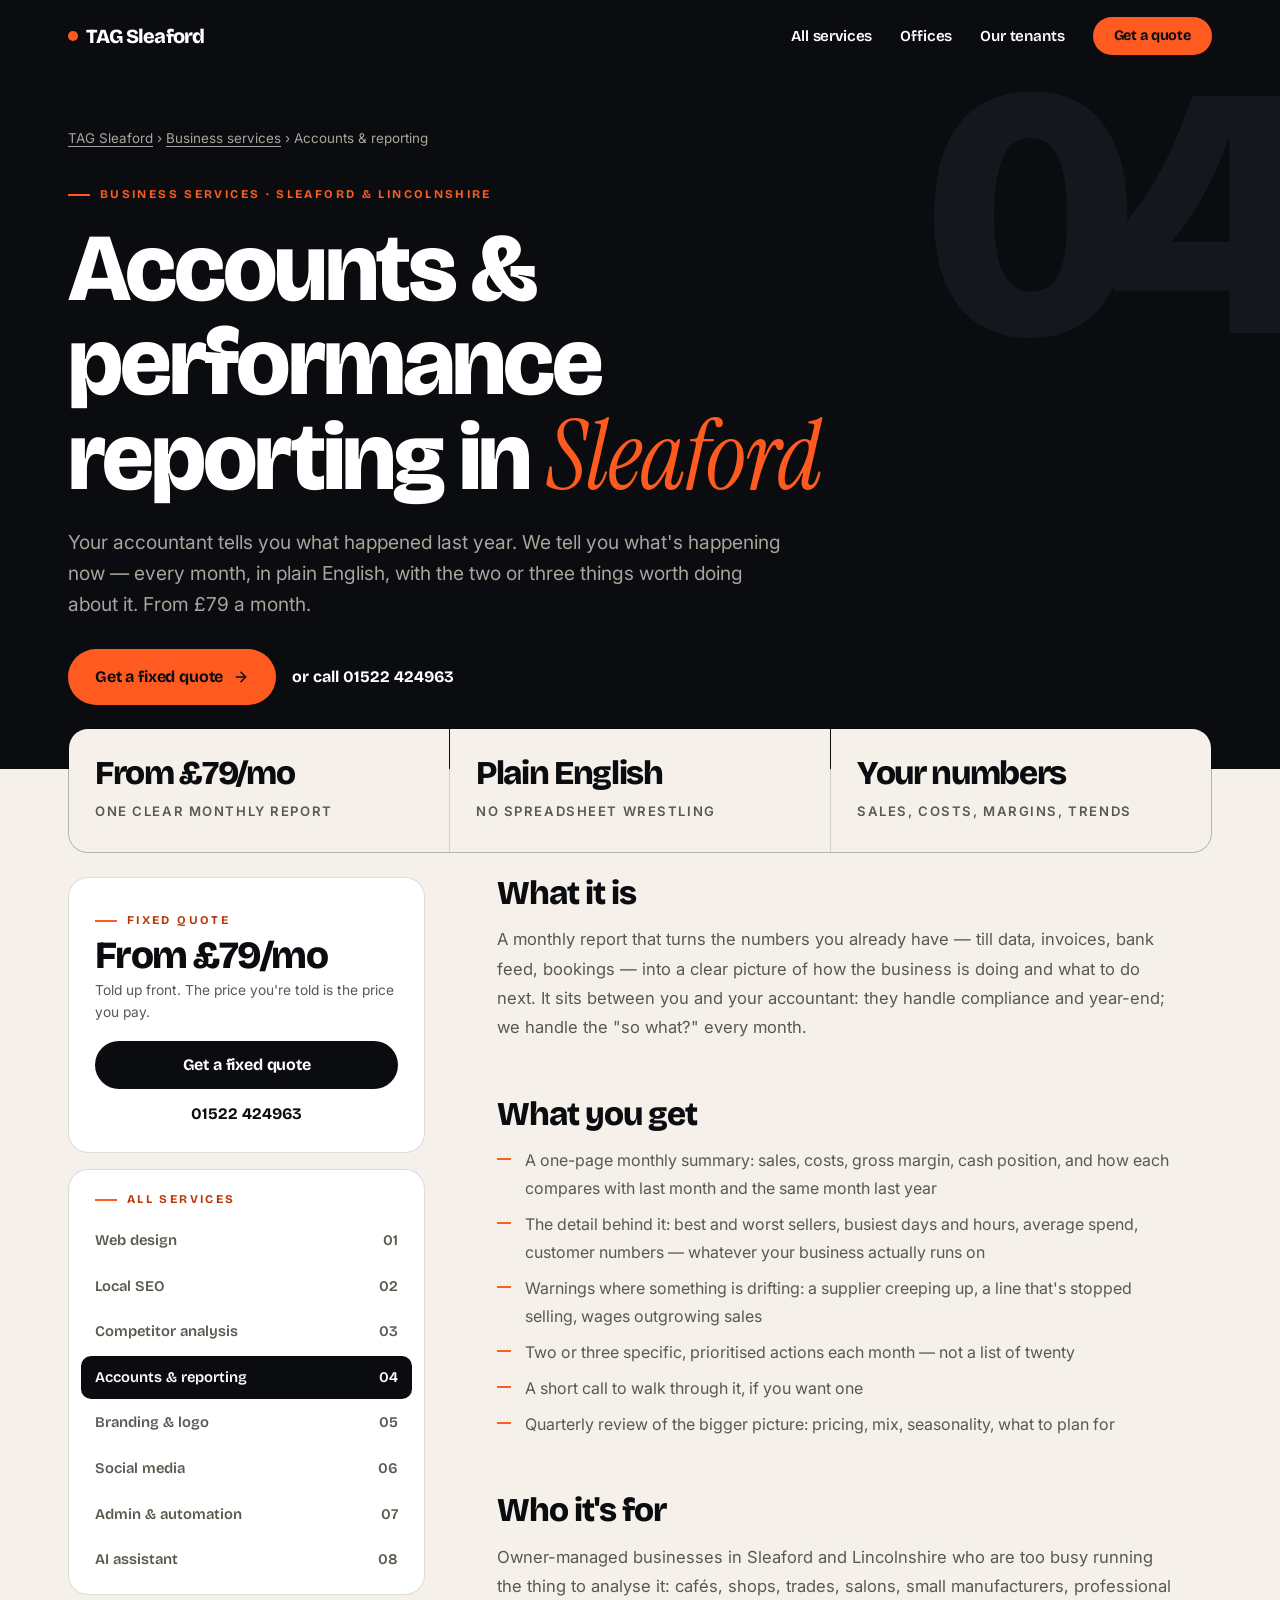
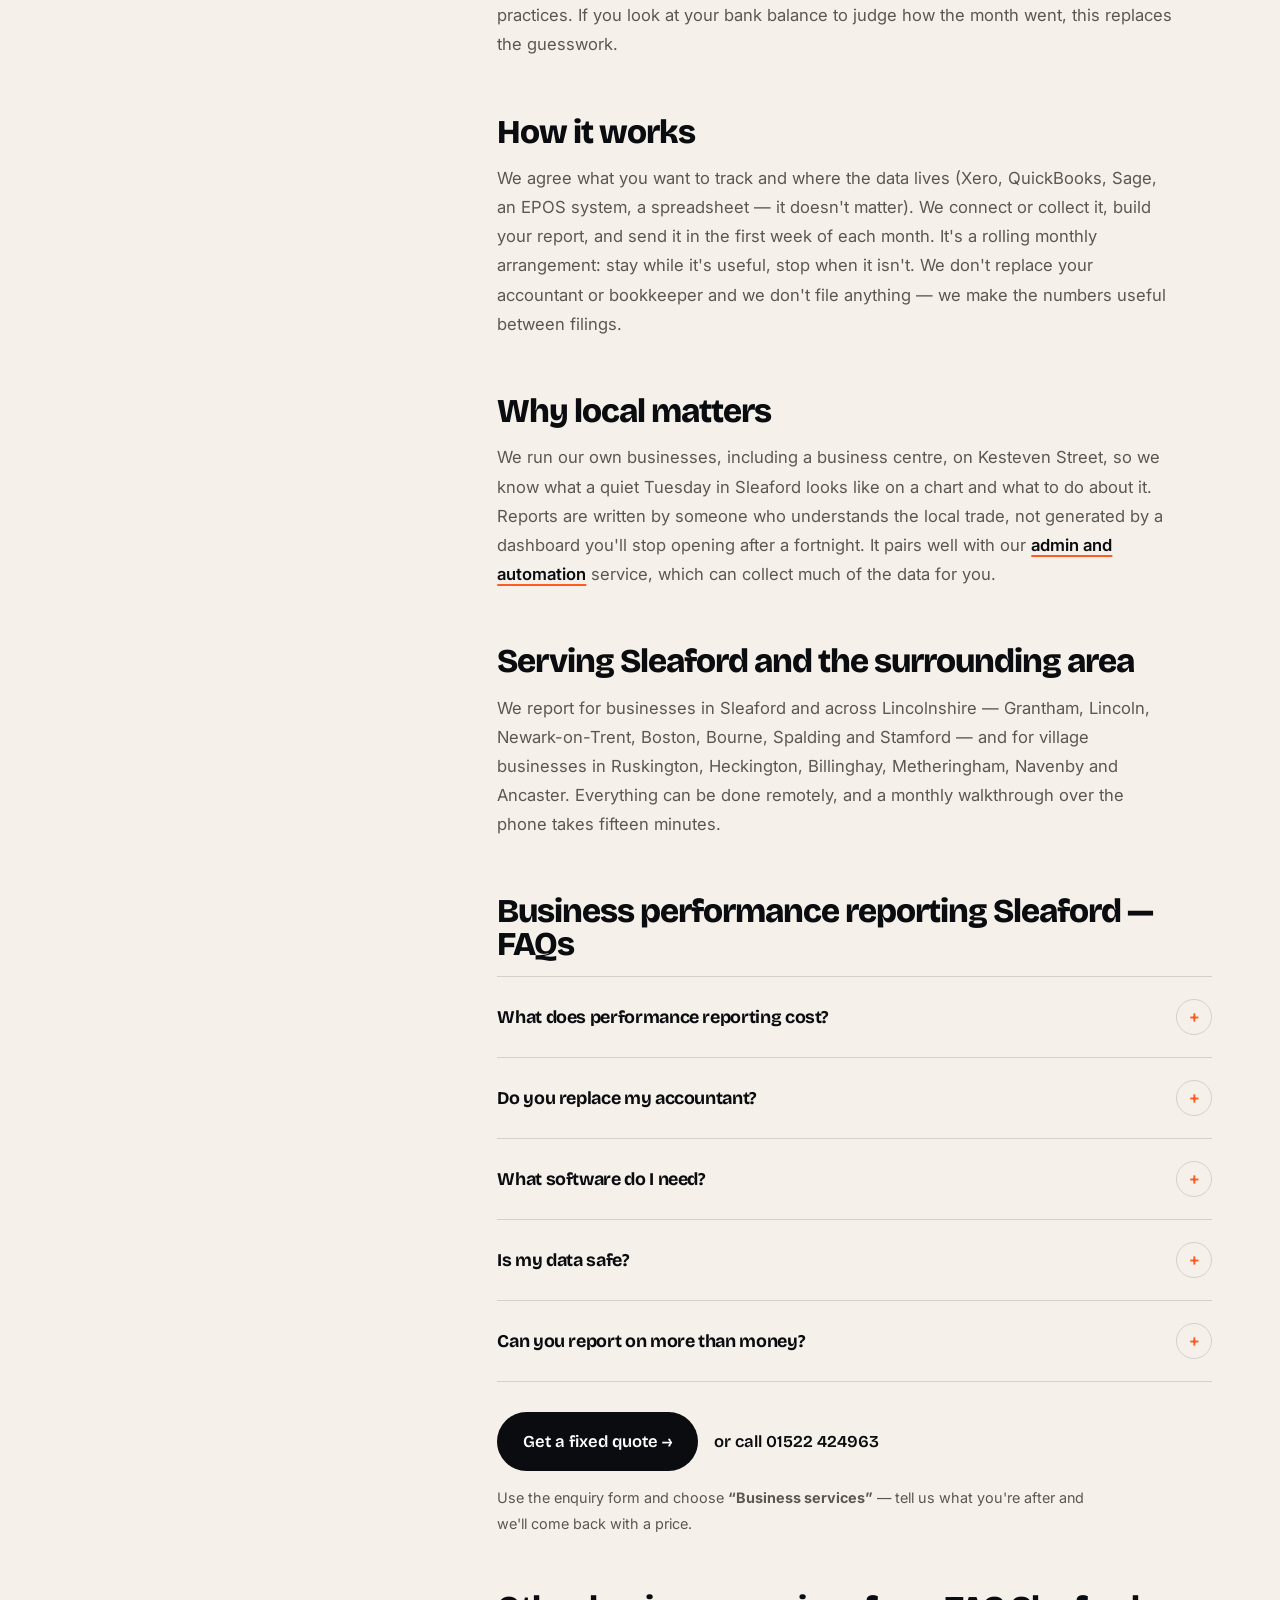
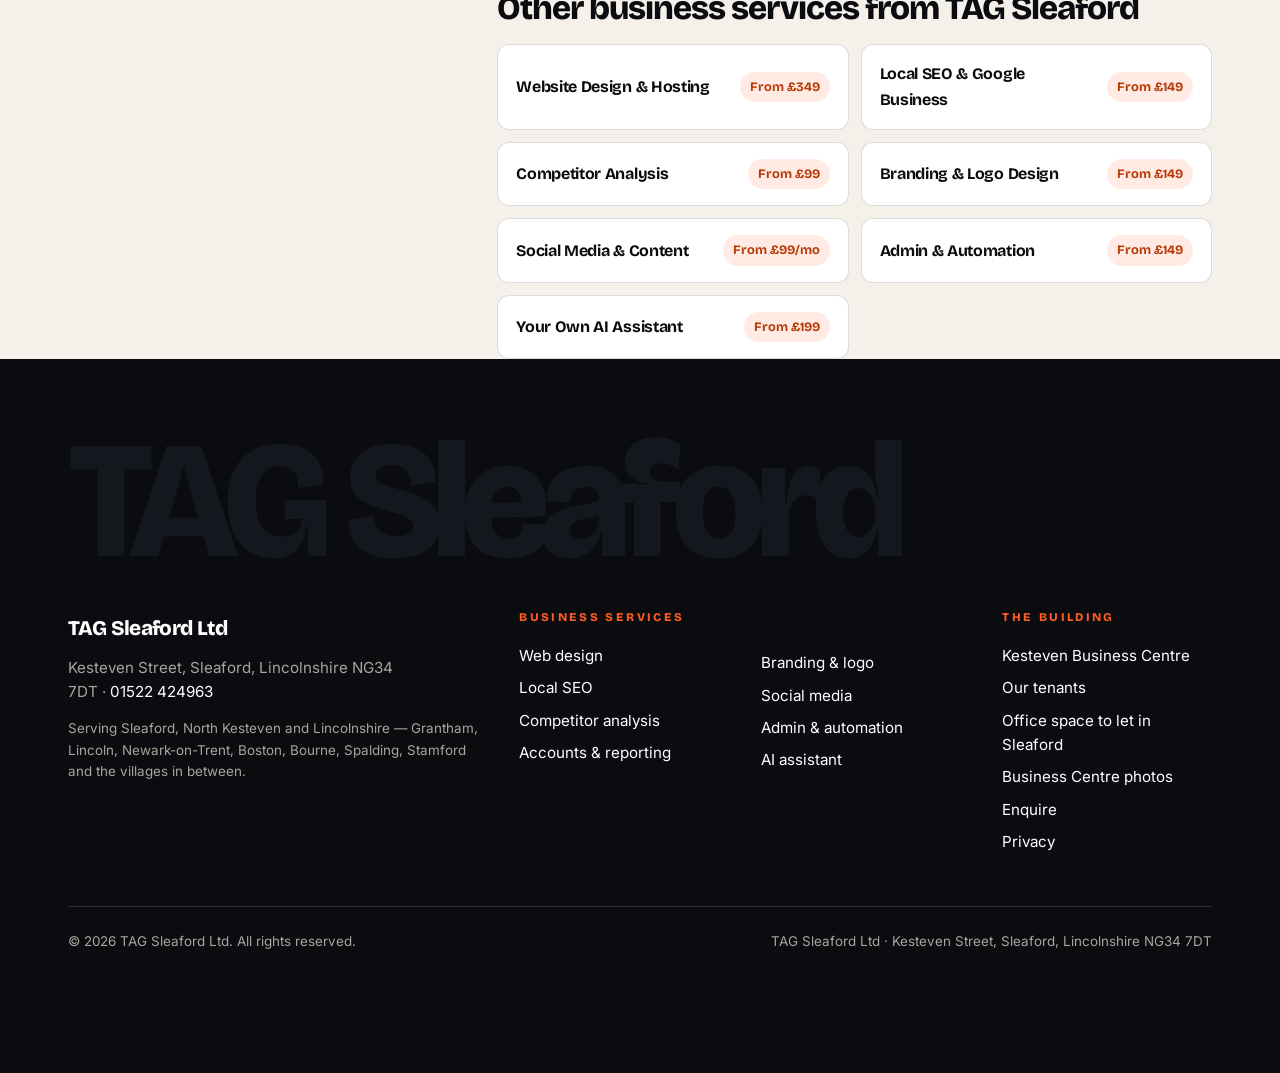
<file: accounts-reporting-sleaford.html>
<!DOCTYPE html>
<html lang="en-GB">
<head>
<meta charset="UTF-8">
<meta name="viewport" content="width=device-width, initial-scale=1.0">
<title>Accounts &amp; Performance Reporting in Sleaford | TAG Sleaford</title>
<meta name="description" content="Accounts and performance reporting in Sleaford from £79/month — sales, costs and margins explained in plain English, with the moves that grow your bottom line.">
<link rel="icon" href="/favicon.svg" type="image/svg+xml">
<meta name="theme-color" content="#0B0C10">
<link rel="preconnect" href="https://fonts.googleapis.com">
<link rel="preconnect" href="https://fonts.gstatic.com" crossorigin>
<link href="https://fonts.googleapis.com/css2?family=Bricolage+Grotesque:opsz,wght@12..96,500;12..96,700;12..96,800&family=Instrument+Serif:ital@1&family=Inter:wght@400;500;600&display=swap" rel="stylesheet">
<link rel="stylesheet" href="/styles.css">
<link rel="canonical" href="https://tagsleaford.com/accounts-reporting-sleaford.html">
<meta name="robots" content="index,follow,max-image-preview:large">
<meta name="author" content="TAG Sleaford">
<meta name="geo.region" content="GB-LIN">
<meta name="geo.placename" content="Sleaford, Lincolnshire">
<meta name="geo.position" content="53.0082741;-0.3950016">
<meta name="ICBM" content="53.0082741, -0.3950016">
<meta property="og:type" content="website">
<meta property="og:site_name" content="TAG Sleaford">
<meta property="og:title" content="Accounts &amp; Performance Reporting in Sleaford | TAG Sleaford">
<meta property="og:description" content="Accounts and performance reporting in Sleaford from £79/month — sales, costs and margins explained in plain English, with the moves that grow your bottom line.">
<meta property="og:url" content="https://tagsleaford.com/accounts-reporting-sleaford.html">
<meta property="og:image" content="https://centre.tagsleaford.com/kbc-exterior.webp">
<meta property="og:locale" content="en_GB">
<meta name="twitter:card" content="summary_large_image">
<meta name="twitter:title" content="Accounts &amp; Performance Reporting in Sleaford | TAG Sleaford">
<meta name="twitter:description" content="Accounts and performance reporting in Sleaford from £79/month — sales, costs and margins explained in plain English, with the moves that grow your bottom line.">
<meta name="twitter:image" content="https://centre.tagsleaford.com/kbc-exterior.webp">
<script type="application/ld+json">{"@context":"https://schema.org","@type":"Service","serviceType":"Business Performance Reporting","name":"Accounts & Performance Reporting in Sleaford","url":"https://tagsleaford.com/accounts-reporting-sleaford.html","description":"Accounts and performance reporting in Sleaford from £79/month — sales, costs and margins explained in plain English, with the moves that grow your bottom line.","image":"https://centre.tagsleaford.com/kbc-exterior.webp","provider":{"@type":"ProfessionalService","name":"TAG Sleaford","url":"https://tagsleaford.com/","telephone":"+441522424963","address":{"@type":"PostalAddress","streetAddress":"Kesteven Street","addressLocality":"Sleaford","addressRegion":"Lincolnshire","postalCode":"NG34 7DT","addressCountry":"GB"}},"areaServed":[{"@type":"City","name":"Sleaford"},{"@type":"City","name":"Grantham"},{"@type":"City","name":"Lincoln"},{"@type":"City","name":"Newark-on-Trent"},{"@type":"City","name":"Boston"},{"@type":"City","name":"Bourne"},{"@type":"City","name":"Spalding"},{"@type":"City","name":"Stamford"},{"@type":"Place","name":"Ruskington"},{"@type":"Place","name":"Heckington"},{"@type":"Place","name":"Billinghay"},{"@type":"Place","name":"Metheringham"},{"@type":"Place","name":"Navenby"},{"@type":"Place","name":"Ancaster"},{"@type":"AdministrativeArea","name":"North Kesteven"},{"@type":"AdministrativeArea","name":"Lincolnshire"}],"offers":{"@type":"Offer","price":"79","priceCurrency":"GBP","priceSpecification":{"@type":"PriceSpecification","minPrice":"79","priceCurrency":"GBP"},"url":"https://centre.tagsleaford.com/#enquire"}}</script>
<script type="application/ld+json">{"@context":"https://schema.org","@type":"BreadcrumbList","itemListElement":[{"@type":"ListItem","position":1,"name":"TAG Sleaford","item":"https://tagsleaford.com/"},{"@type":"ListItem","position":2,"name":"Business services","item":"https://tagsleaford.com/#services"},{"@type":"ListItem","position":3,"name":"Accounts & performance reporting in Sleaford","item":"https://tagsleaford.com/accounts-reporting-sleaford.html"}]}</script>
<script type="application/ld+json">{"@context":"https://schema.org","@type":"FAQPage","mainEntity":[{"@type":"Question","name":"What does performance reporting cost?","acceptedAnswer":{"@type":"Answer","text":"From £79 a month for a monthly report and a short walkthrough. More complex businesses — multiple sites, lots of product lines, several data sources — are quoted individually. No long contract; it's month to month."}},{"@type":"Question","name":"Do you replace my accountant?","acceptedAnswer":{"@type":"Answer","text":"No. Your accountant handles bookkeeping, tax and year-end. We take the numbers that already exist and make them useful every month, so you can make decisions before the year is over."}},{"@type":"Question","name":"What software do I need?","acceptedAnswer":{"@type":"Answer","text":"Whatever you already use. We work with Xero, QuickBooks, Sage, most EPOS and booking systems, and plain spreadsheets."}},{"@type":"Question","name":"Is my data safe?","acceptedAnswer":{"@type":"Answer","text":"We only access what we need, with your permission, and we never share it. You can revoke access at any time."}},{"@type":"Question","name":"Can you report on more than money?","acceptedAnswer":{"@type":"Answer","text":"Yes — footfall, bookings, website enquiries, reviews, social reach, staff hours: if it drives the business, it can go in the report."}}]}</script>
</head>
<body>
<nav class="nav on-dark" id="nav" aria-label="Main">
  <div class="wrap nav-in">
    <a class="wordmark" href="/"><i></i>TAG Sleaford</a>
    <div class="nav-links">
      <a href="/#services">All services</a>
      <a href="https://centre.tagsleaford.com">Offices</a>
      <a href="https://centre.tagsleaford.com/tenants.html">Our tenants</a>
      <a class="btn btn-accent enq" href="https://centre.tagsleaford.com/#enquire">Get a quote</a>
    </div>
  </div>
</nav>
<header class="wd-hero on-dark" data-no="04">
  <div class="wrap">
    <p class="crumbs"><a href="/">TAG Sleaford</a> &rsaquo; <a href="/#services">Business services</a> &rsaquo; Accounts &amp; reporting</p>
    <span class="eyebrow">Business services &middot; Sleaford &amp; Lincolnshire</span>
    <h1>Accounts &amp; performance reporting in <span class="em">Sleaford</span></h1>
    <p class="lead">Your accountant tells you what happened last year. We tell you what's happening now — every month, in plain English, with the two or three things worth doing about it. From £79 a month.</p>
    <div class="hero-actions"><a class="btn btn-accent" href="https://centre.tagsleaford.com/#enquire">Get a fixed quote <svg viewBox="0 0 24 24" fill="none" stroke="currentColor" stroke-width="2.2" stroke-linecap="round" stroke-linejoin="round"><line x1="5" y1="12" x2="19" y2="12"/><polyline points="12 5 19 12 12 19"/></svg></a><a class="call" href="tel:+441522424963">or call 01522 424963</a></div>
  </div>
</header>
<main class="wd" id="main">
  <div class="wrap facts-band"><div class="facts reveal in"><div class="fact"><b>From £79/mo</b><span>one clear monthly report</span></div><div class="fact"><b>Plain English</b><span>no spreadsheet wrestling</span></div><div class="fact"><b>Your numbers</b><span>sales, costs, margins, trends</span></div></div></div>
  <div class="wrap wd-body">
    <aside class="wd-aside">
      <div class="sticky-label" style="display:grid;gap:16px">
        <div class="aside-card"><span class="eyebrow">Fixed quote</span><div class="p">From £79/mo</div><small>Told up front. The price you're told is the price you pay.</small><a class="btn btn-ink" href="https://centre.tagsleaford.com/#enquire">Get a fixed quote</a><a class="call" href="tel:+441522424963">01522 424963</a></div>
        <div class="aside-card" style="padding:12px"><span class="eyebrow" style="padding:8px 14px 10px">All services</span><nav class="aside-nav" aria-label="Business services"><a href="web-design-sleaford.html">Web design<span aria-hidden="true">01</span></a><a href="local-seo-sleaford.html">Local SEO<span aria-hidden="true">02</span></a><a href="competitor-analysis-sleaford.html">Competitor analysis<span aria-hidden="true">03</span></a><a href="accounts-reporting-sleaford.html" aria-current="page">Accounts &amp; reporting<span aria-hidden="true">04</span></a><a href="branding-logo-design-sleaford.html">Branding &amp; logo<span aria-hidden="true">05</span></a><a href="social-media-sleaford.html">Social media<span aria-hidden="true">06</span></a><a href="admin-automation-sleaford.html">Admin &amp; automation<span aria-hidden="true">07</span></a><a href="ai-assistant-sleaford.html">AI assistant<span aria-hidden="true">08</span></a></nav></div>
      </div>
    </aside>
    <article class="wd-article reveal in">
<h2>What it is</h2>
<p>A monthly report that turns the numbers you already have — till data, invoices, bank feed, bookings — into a clear picture of how the business is doing and what to do next. It sits between you and your accountant: they handle compliance and year-end; we handle the "so what?" every month.</p>
<h2>What you get</h2>
<ul>
<li>A one-page monthly summary: sales, costs, gross margin, cash position, and how each compares with last month and the same month last year</li>
<li>The detail behind it: best and worst sellers, busiest days and hours, average spend, customer numbers — whatever your business actually runs on</li>
<li>Warnings where something is drifting: a supplier creeping up, a line that's stopped selling, wages outgrowing sales</li>
<li>Two or three specific, prioritised actions each month — not a list of twenty</li>
<li>A short call to walk through it, if you want one</li>
<li>Quarterly review of the bigger picture: pricing, mix, seasonality, what to plan for</li>
</ul>
<h2>Who it's for</h2>
<p>Owner-managed businesses in Sleaford and Lincolnshire who are too busy running the thing to analyse it: cafés, shops, trades, salons, small manufacturers, professional practices. If you look at your bank balance to judge how the month went, this replaces the guesswork.</p>
<h2>How it works</h2>
<p>We agree what you want to track and where the data lives (Xero, QuickBooks, Sage, an EPOS system, a spreadsheet — it doesn't matter). We connect or collect it, build your report, and send it in the first week of each month. It's a rolling monthly arrangement: stay while it's useful, stop when it isn't. We don't replace your accountant or bookkeeper and we don't file anything — we make the numbers useful between filings.</p>
<h2>Why local matters</h2>
<p>We run our own businesses, including a business centre, on Kesteven Street, so we know what a quiet Tuesday in Sleaford looks like on a chart and what to do about it. Reports are written by someone who understands the local trade, not generated by a dashboard you'll stop opening after a fortnight. It pairs well with our <a href="admin-automation-sleaford.html">admin and automation</a> service, which can collect much of the data for you.</p>

    <h2>Serving Sleaford and the surrounding area</h2>
    <p>We report for businesses in Sleaford and across Lincolnshire — Grantham, Lincoln, Newark-on-Trent, Boston, Bourne, Spalding and Stamford — and for village businesses in Ruskington, Heckington, Billinghay, Metheringham, Navenby and Ancaster. Everything can be done remotely, and a monthly walkthrough over the phone takes fifteen minutes.</p>
    <h2>Business performance reporting Sleaford &mdash; FAQs</h2>
    <details><summary>What does performance reporting cost?</summary><p>From £79 a month for a monthly report and a short walkthrough. More complex businesses — multiple sites, lots of product lines, several data sources — are quoted individually. No long contract; it's month to month.</p></details><details><summary>Do you replace my accountant?</summary><p>No. Your accountant handles bookkeeping, tax and year-end. We take the numbers that already exist and make them useful every month, so you can make decisions before the year is over.</p></details><details><summary>What software do I need?</summary><p>Whatever you already use. We work with Xero, QuickBooks, Sage, most EPOS and booking systems, and plain spreadsheets.</p></details><details><summary>Is my data safe?</summary><p>We only access what we need, with your permission, and we never share it. You can revoke access at any time.</p></details><details><summary>Can you report on more than money?</summary><p>Yes — footfall, bookings, website enquiries, reviews, social reach, staff hours: if it drives the business, it can go in the report.</p></details>
    <p style="margin-top:30px"><a class="cta" href="https://centre.tagsleaford.com/#enquire">Get a fixed quote &rarr;</a><a class="call" href="tel:+441522424963">or call 01522 424963</a></p>
    <p style="margin-top:8px;font-size:.9rem">Use the enquiry form and choose <strong>&ldquo;Business services&rdquo;</strong> &mdash; tell us what you're after and we'll come back with a price.</p>
    <h2>Other business services from TAG Sleaford</h2>
    <div class="others"><a class="other" href="web-design-sleaford.html"><b>Website Design &amp; Hosting</b><span>From £349</span></a><a class="other" href="local-seo-sleaford.html"><b>Local SEO &amp; Google Business</b><span>From £149</span></a><a class="other" href="competitor-analysis-sleaford.html"><b>Competitor Analysis</b><span>From £99</span></a><a class="other" href="branding-logo-design-sleaford.html"><b>Branding &amp; Logo Design</b><span>From £149</span></a><a class="other" href="social-media-sleaford.html"><b>Social Media &amp; Content</b><span>From £99/mo</span></a><a class="other" href="admin-automation-sleaford.html"><b>Admin &amp; Automation</b><span>From £149</span></a><a class="other" href="ai-assistant-sleaford.html"><b>Your Own AI Assistant</b><span>From £199</span></a></div>
    </article>
  </div>
</main>
<footer>
  <div class="wrap">
    <div class="foot-mark" aria-hidden="true">TAG Sleaford</div>
    <div class="foot-grid">
      <div>
        <div class="foot-brand">TAG Sleaford Ltd</div>
        <p style="max-width:34ch">Kesteven Street, Sleaford, Lincolnshire NG34 7DT &middot; <a href="tel:+441522424963" style="color:#fff">01522 424963</a></p>
        <p class="serving" style="margin-top:14px">Serving Sleaford, North Kesteven and Lincolnshire &mdash; Grantham, Lincoln, Newark-on-Trent, Boston, Bourne, Spalding, Stamford and the villages in between.</p>
      </div>
      <div class="foot-col"><h3>Business services</h3><a href="web-design-sleaford.html">Web design</a><a href="local-seo-sleaford.html">Local SEO</a><a href="competitor-analysis-sleaford.html">Competitor analysis</a><a href="accounts-reporting-sleaford.html">Accounts &amp; reporting</a></div>
      <div class="foot-col"><div class="foot-h" aria-hidden="true">&nbsp;</div><a href="branding-logo-design-sleaford.html">Branding &amp; logo</a><a href="social-media-sleaford.html">Social media</a><a href="admin-automation-sleaford.html">Admin &amp; automation</a><a href="ai-assistant-sleaford.html">AI assistant</a></div>
      <div class="foot-col"><h3>The building</h3><a href="https://centre.tagsleaford.com">Kesteven Business Centre</a><a href="https://centre.tagsleaford.com/tenants.html">Our tenants</a><a href="https://centre.tagsleaford.com/office-space-sleaford.html">Office space to let in Sleaford</a><a href="https://centre.tagsleaford.com/gallery.html">Business Centre photos</a><a href="https://centre.tagsleaford.com/#enquire">Enquire</a><a href="privacy.html">Privacy</a></div>
    </div>
    <div class="foot-bottom"><span>&copy; <span id="yr"></span> TAG Sleaford Ltd. All rights reserved.</span><span>TAG Sleaford Ltd &middot; Kesteven Street, Sleaford, Lincolnshire NG34 7DT</span></div>
  </div>
</footer>
<div class="float-pill" aria-label="Quick contact">
  <a href="tel:+441522424963"><svg viewBox="0 0 24 24" fill="none" stroke="currentColor" stroke-width="2" stroke-linecap="round" stroke-linejoin="round"><path d="M22 16.92v3a2 2 0 0 1-2.18 2 19.79 19.79 0 0 1-8.63-3.07 19.5 19.5 0 0 1-6-6 19.79 19.79 0 0 1-3.07-8.67A2 2 0 0 1 4.11 2h3a2 2 0 0 1 2 1.72c.13.96.36 1.9.7 2.81a2 2 0 0 1-.45 2.11L8.09 9.91a16 16 0 0 0 6 6l1.27-1.27a2 2 0 0 1 2.11-.45c.91.34 1.85.57 2.81.7A2 2 0 0 1 22 16.92z"/></svg>Call</a>
  <a class="primary" href="https://centre.tagsleaford.com/#enquire">Get a quote</a>
</div>
<script>
(function(){
  var nav=document.getElementById('nav');
  function onScroll(){if(nav){nav.classList.toggle('is-scrolled',window.scrollY>24);}}
  window.addEventListener('scroll',onScroll,{passive:true});onScroll();
  var y=document.getElementById('yr');if(y)y.textContent=new Date().getFullYear();
  var els=document.querySelectorAll('.reveal');
  if('IntersectionObserver' in window){
    var io=new IntersectionObserver(function(en){en.forEach(function(e){if(e.isIntersecting){e.target.classList.add('in');io.unobserve(e.target);}});},{rootMargin:'0px 0px -8% 0px',threshold:.08});
    els.forEach(function(el){io.observe(el);});
  }else{els.forEach(function(el){el.classList.add('in');});}
  var reduce=window.matchMedia('(prefers-reduced-motion: reduce)').matches;
  document.querySelectorAll('[data-count]').forEach(function(el){
    var end=parseFloat(el.getAttribute('data-count')),pre=el.getAttribute('data-prefix')||'',suf=el.getAttribute('data-suffix')||'';
    function fmt(n){return pre+Math.round(n).toLocaleString('en-GB')+suf;}
    if(reduce||!('IntersectionObserver' in window)){el.textContent=fmt(end);return;}
    var done=false;var o=new IntersectionObserver(function(en){if(en[0].isIntersecting&&!done){done=true;var t0=null;function step(t){if(!t0)t0=t;var p=Math.min(1,(t-t0)/1400);var e=1-Math.pow(1-p,3);el.textContent=fmt(end*e);if(p<1)requestAnimationFrame(step);}requestAnimationFrame(step);o.disconnect();}},{threshold:.4});o.observe(el);
  });
})();
</script>
</body>
</html>
</file>
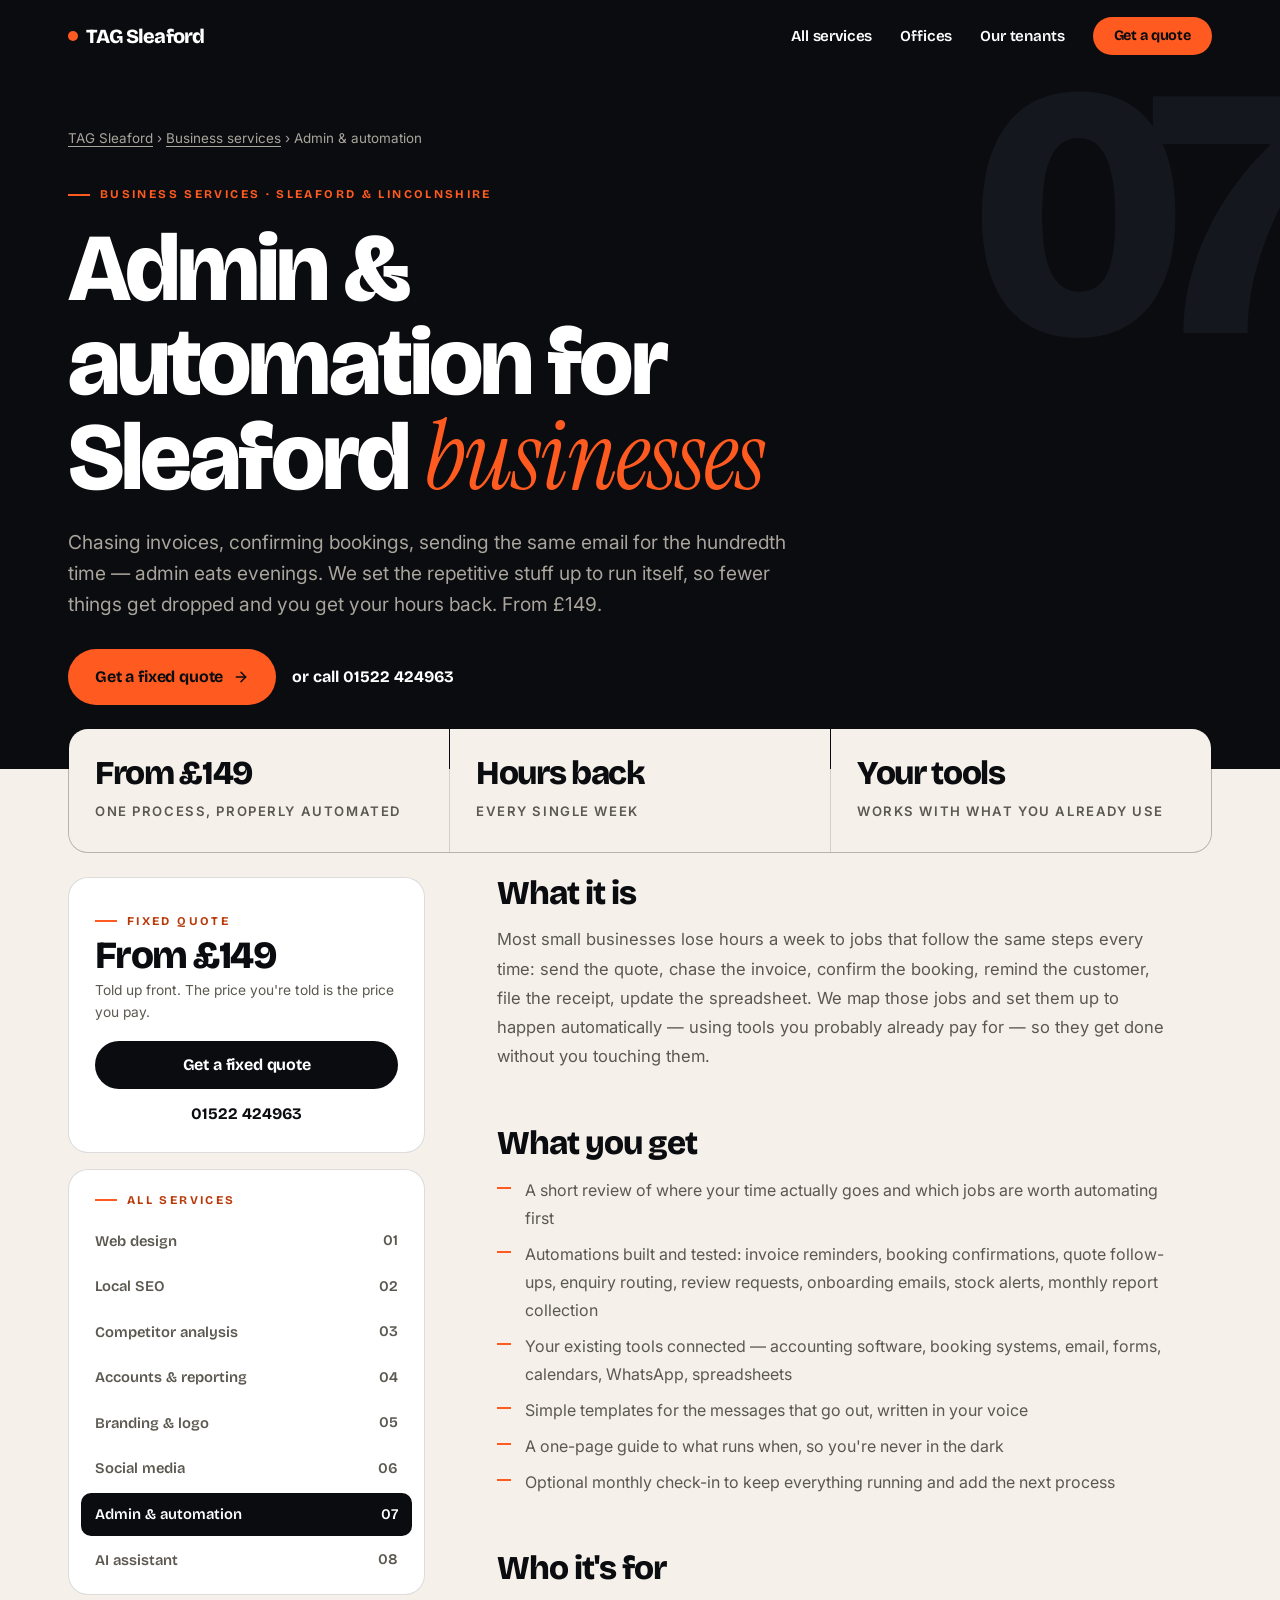
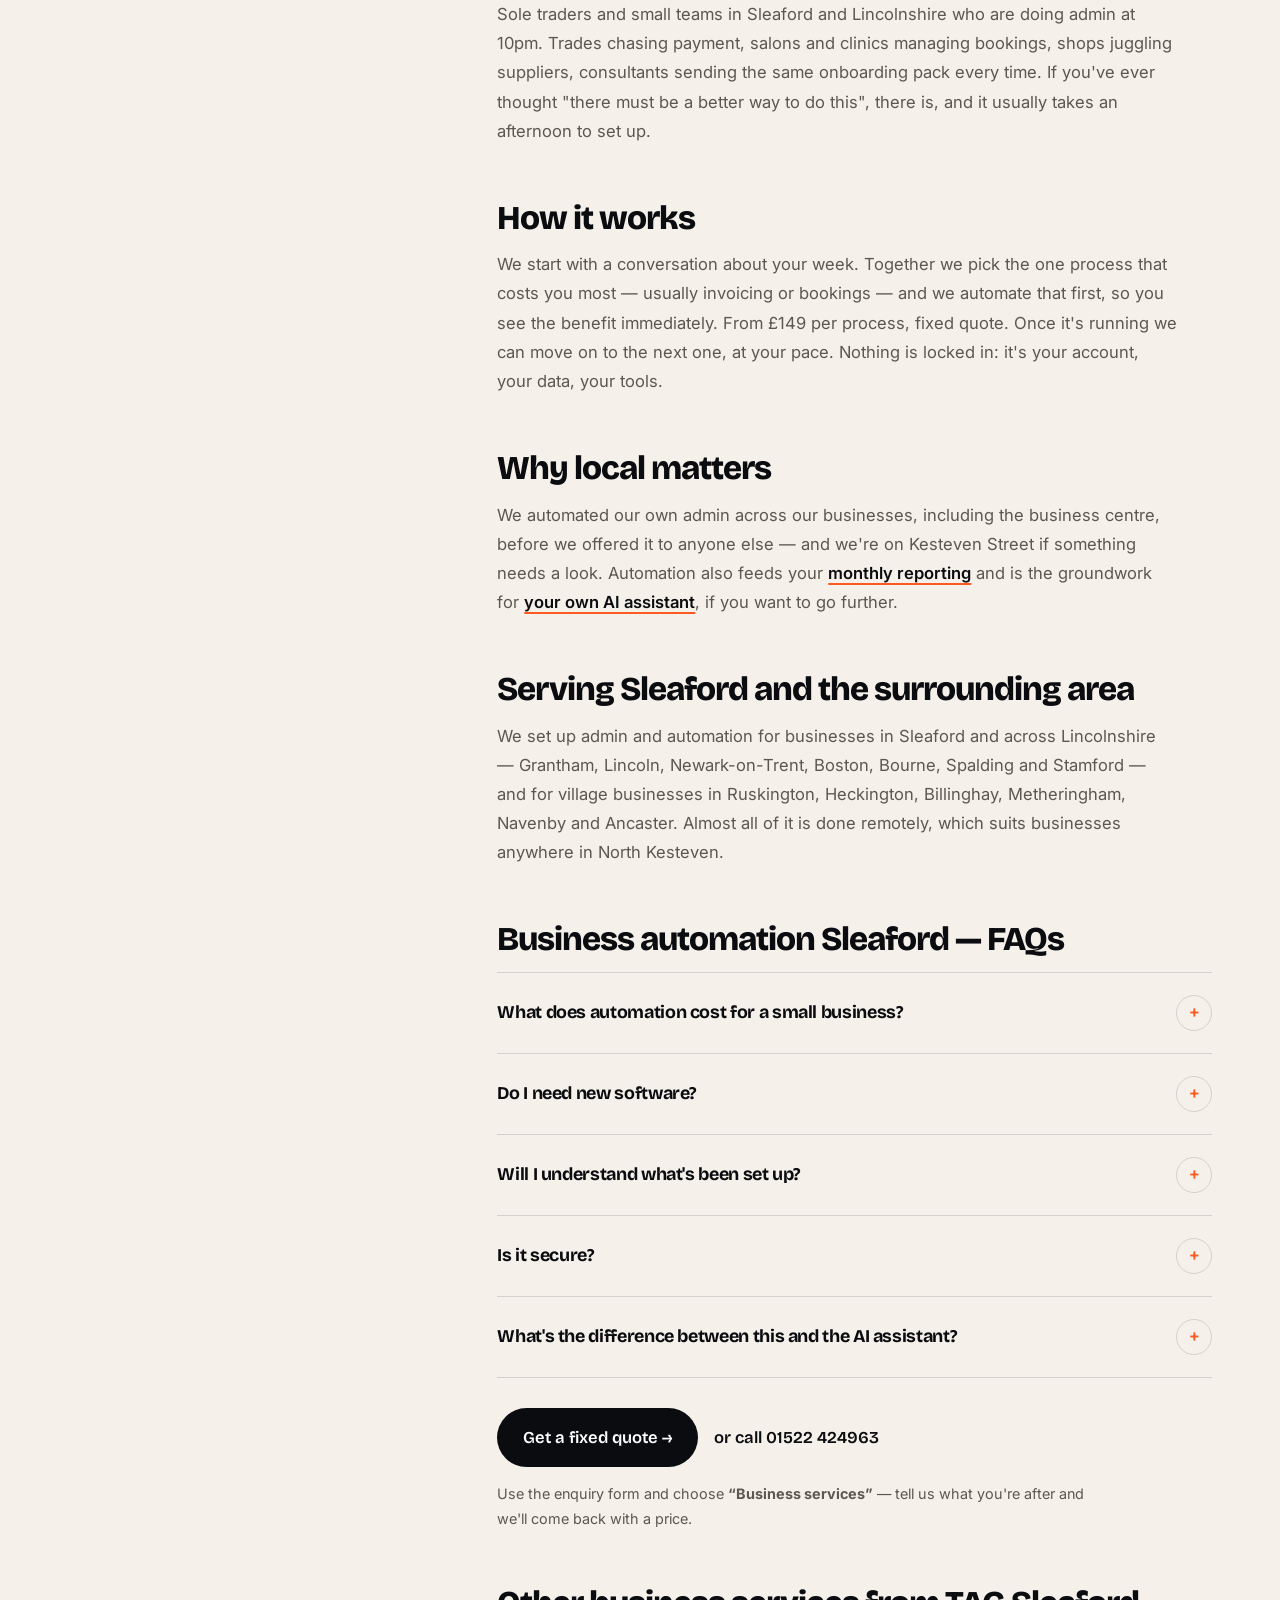
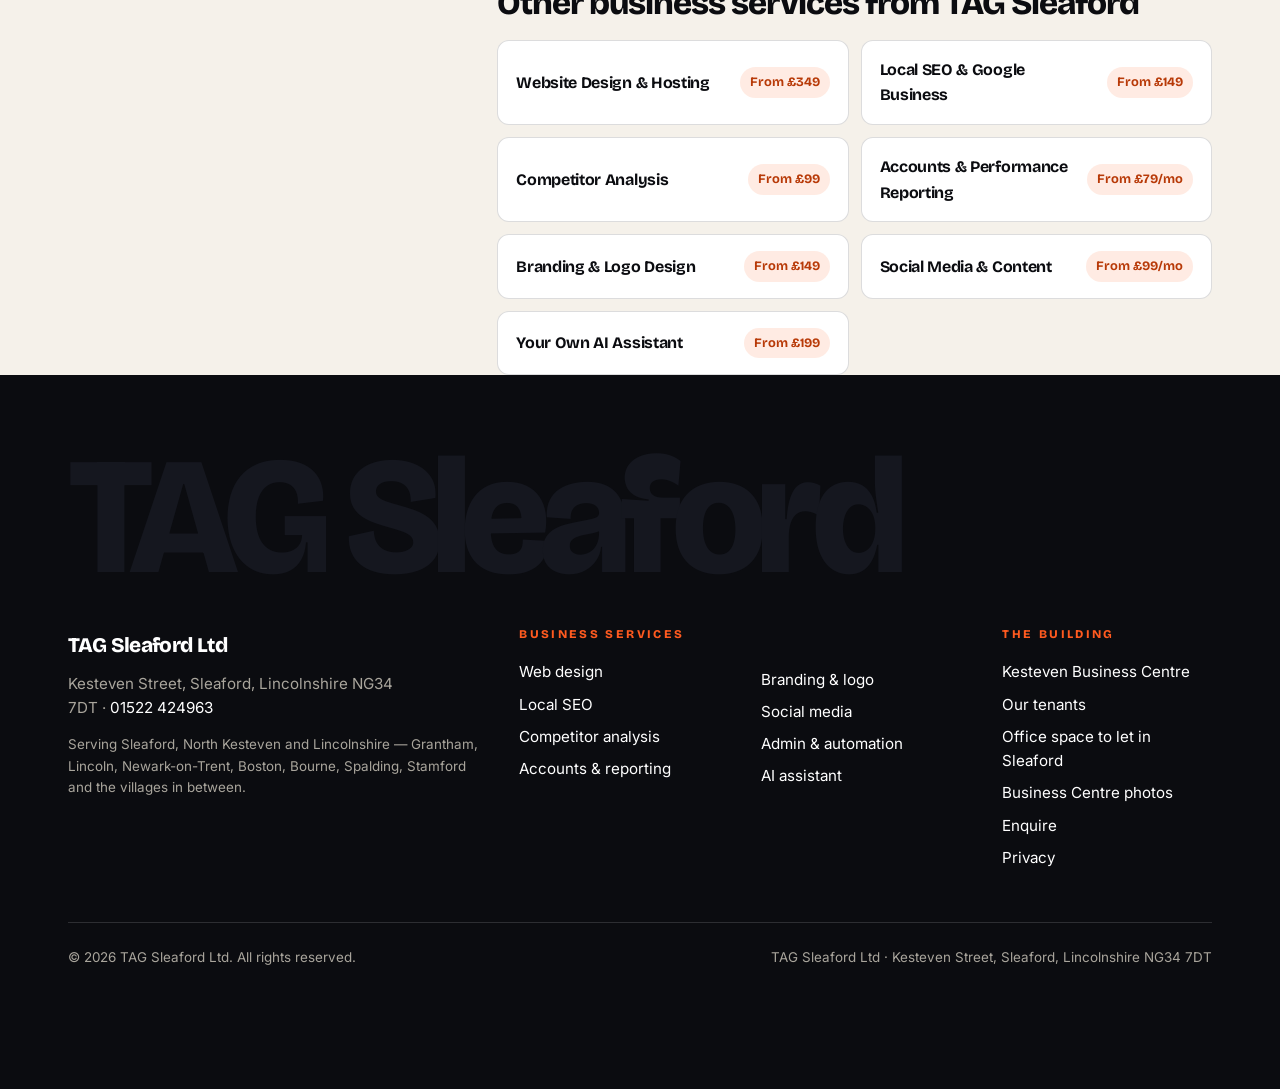
<file: admin-automation-sleaford.html>
<!DOCTYPE html>
<html lang="en-GB">
<head>
<meta charset="UTF-8">
<meta name="viewport" content="width=device-width, initial-scale=1.0">
<title>Admin &amp; Automation in Sleaford from £149 | TAG Sleaford</title>
<meta name="description" content="Admin and automation for Sleaford businesses from £149 — invoicing, bookings, reminders, follow-ups and paperwork set up to run themselves, by TAG Sleaford.">
<link rel="icon" href="/favicon.svg" type="image/svg+xml">
<meta name="theme-color" content="#0B0C10">
<link rel="preconnect" href="https://fonts.googleapis.com">
<link rel="preconnect" href="https://fonts.gstatic.com" crossorigin>
<link href="https://fonts.googleapis.com/css2?family=Bricolage+Grotesque:opsz,wght@12..96,500;12..96,700;12..96,800&family=Instrument+Serif:ital@1&family=Inter:wght@400;500;600&display=swap" rel="stylesheet">
<link rel="stylesheet" href="/styles.css">
<link rel="canonical" href="https://tagsleaford.com/admin-automation-sleaford.html">
<meta name="robots" content="index,follow,max-image-preview:large">
<meta name="author" content="TAG Sleaford">
<meta name="geo.region" content="GB-LIN">
<meta name="geo.placename" content="Sleaford, Lincolnshire">
<meta name="geo.position" content="53.0082741;-0.3950016">
<meta name="ICBM" content="53.0082741, -0.3950016">
<meta property="og:type" content="website">
<meta property="og:site_name" content="TAG Sleaford">
<meta property="og:title" content="Admin &amp; Automation in Sleaford from £149 | TAG Sleaford">
<meta property="og:description" content="Admin and automation for Sleaford businesses from £149 — invoicing, bookings, reminders, follow-ups and paperwork set up to run themselves, by TAG Sleaford.">
<meta property="og:url" content="https://tagsleaford.com/admin-automation-sleaford.html">
<meta property="og:image" content="https://centre.tagsleaford.com/kbc-exterior.webp">
<meta property="og:locale" content="en_GB">
<meta name="twitter:card" content="summary_large_image">
<meta name="twitter:title" content="Admin &amp; Automation in Sleaford from £149 | TAG Sleaford">
<meta name="twitter:description" content="Admin and automation for Sleaford businesses from £149 — invoicing, bookings, reminders, follow-ups and paperwork set up to run themselves, by TAG Sleaford.">
<meta name="twitter:image" content="https://centre.tagsleaford.com/kbc-exterior.webp">
<script type="application/ld+json">{"@context":"https://schema.org","@type":"Service","serviceType":"Business Process Automation","name":"Admin & Automation in Sleaford","url":"https://tagsleaford.com/admin-automation-sleaford.html","description":"Admin and automation for Sleaford businesses from £149 — invoicing, bookings, reminders, follow-ups and paperwork set up to run themselves, by TAG Sleaford.","image":"https://centre.tagsleaford.com/kbc-exterior.webp","provider":{"@type":"ProfessionalService","name":"TAG Sleaford","url":"https://tagsleaford.com/","telephone":"+441522424963","address":{"@type":"PostalAddress","streetAddress":"Kesteven Street","addressLocality":"Sleaford","addressRegion":"Lincolnshire","postalCode":"NG34 7DT","addressCountry":"GB"}},"areaServed":[{"@type":"City","name":"Sleaford"},{"@type":"City","name":"Grantham"},{"@type":"City","name":"Lincoln"},{"@type":"City","name":"Newark-on-Trent"},{"@type":"City","name":"Boston"},{"@type":"City","name":"Bourne"},{"@type":"City","name":"Spalding"},{"@type":"City","name":"Stamford"},{"@type":"Place","name":"Ruskington"},{"@type":"Place","name":"Heckington"},{"@type":"Place","name":"Billinghay"},{"@type":"Place","name":"Metheringham"},{"@type":"Place","name":"Navenby"},{"@type":"Place","name":"Ancaster"},{"@type":"AdministrativeArea","name":"North Kesteven"},{"@type":"AdministrativeArea","name":"Lincolnshire"}],"offers":{"@type":"Offer","price":"149","priceCurrency":"GBP","priceSpecification":{"@type":"PriceSpecification","minPrice":"149","priceCurrency":"GBP"},"url":"https://centre.tagsleaford.com/#enquire"}}</script>
<script type="application/ld+json">{"@context":"https://schema.org","@type":"BreadcrumbList","itemListElement":[{"@type":"ListItem","position":1,"name":"TAG Sleaford","item":"https://tagsleaford.com/"},{"@type":"ListItem","position":2,"name":"Business services","item":"https://tagsleaford.com/#services"},{"@type":"ListItem","position":3,"name":"Admin & automation for Sleaford businesses","item":"https://tagsleaford.com/admin-automation-sleaford.html"}]}</script>
<script type="application/ld+json">{"@context":"https://schema.org","@type":"FAQPage","mainEntity":[{"@type":"Question","name":"What does automation cost for a small business?","acceptedAnswer":{"@type":"Answer","text":"From £149 per process — for example, automated invoice reminders or booking confirmations — set up, tested and documented. We give a fixed quote before starting, and larger jobs are broken into stages so you can stop at any point."}},{"@type":"Question","name":"Do I need new software?","acceptedAnswer":{"@type":"Answer","text":"Usually not. We work with the tools you already have — Xero, QuickBooks, Sage, Google Workspace, Microsoft 365, booking systems, online forms. Where a new tool is genuinely worth it, we'll say so and explain the cost."}},{"@type":"Question","name":"Will I understand what's been set up?","acceptedAnswer":{"@type":"Answer","text":"Yes. You get a one-page plain-English guide to what runs, when, and how to pause it. Nothing is a black box."}},{"@type":"Question","name":"Is it secure?","acceptedAnswer":{"@type":"Answer","text":"We use the official connections between your tools, with your permission, and you keep all the logins. We never store your customers' data ourselves."}},{"@type":"Question","name":"What's the difference between this and the AI assistant?","acceptedAnswer":{"@type":"Answer","text":"Automation handles the predictable, rule-based steps. An AI assistant handles the judgement calls — drafting replies, answering questions, triaging messages. Many businesses start here and add the assistant later."}}]}</script>
</head>
<body>
<nav class="nav on-dark" id="nav" aria-label="Main">
  <div class="wrap nav-in">
    <a class="wordmark" href="/"><i></i>TAG Sleaford</a>
    <div class="nav-links">
      <a href="/#services">All services</a>
      <a href="https://centre.tagsleaford.com">Offices</a>
      <a href="https://centre.tagsleaford.com/tenants.html">Our tenants</a>
      <a class="btn btn-accent enq" href="https://centre.tagsleaford.com/#enquire">Get a quote</a>
    </div>
  </div>
</nav>
<header class="wd-hero on-dark" data-no="07">
  <div class="wrap">
    <p class="crumbs"><a href="/">TAG Sleaford</a> &rsaquo; <a href="/#services">Business services</a> &rsaquo; Admin &amp; automation</p>
    <span class="eyebrow">Business services &middot; Sleaford &amp; Lincolnshire</span>
    <h1>Admin &amp; automation for Sleaford <span class="em">businesses</span></h1>
    <p class="lead">Chasing invoices, confirming bookings, sending the same email for the hundredth time — admin eats evenings. We set the repetitive stuff up to run itself, so fewer things get dropped and you get your hours back. From £149.</p>
    <div class="hero-actions"><a class="btn btn-accent" href="https://centre.tagsleaford.com/#enquire">Get a fixed quote <svg viewBox="0 0 24 24" fill="none" stroke="currentColor" stroke-width="2.2" stroke-linecap="round" stroke-linejoin="round"><line x1="5" y1="12" x2="19" y2="12"/><polyline points="12 5 19 12 12 19"/></svg></a><a class="call" href="tel:+441522424963">or call 01522 424963</a></div>
  </div>
</header>
<main class="wd" id="main">
  <div class="wrap facts-band"><div class="facts reveal in"><div class="fact"><b>From £149</b><span>one process, properly automated</span></div><div class="fact"><b>Hours back</b><span>every single week</span></div><div class="fact"><b>Your tools</b><span>works with what you already use</span></div></div></div>
  <div class="wrap wd-body">
    <aside class="wd-aside">
      <div class="sticky-label" style="display:grid;gap:16px">
        <div class="aside-card"><span class="eyebrow">Fixed quote</span><div class="p">From £149</div><small>Told up front. The price you're told is the price you pay.</small><a class="btn btn-ink" href="https://centre.tagsleaford.com/#enquire">Get a fixed quote</a><a class="call" href="tel:+441522424963">01522 424963</a></div>
        <div class="aside-card" style="padding:12px"><span class="eyebrow" style="padding:8px 14px 10px">All services</span><nav class="aside-nav" aria-label="Business services"><a href="web-design-sleaford.html">Web design<span aria-hidden="true">01</span></a><a href="local-seo-sleaford.html">Local SEO<span aria-hidden="true">02</span></a><a href="competitor-analysis-sleaford.html">Competitor analysis<span aria-hidden="true">03</span></a><a href="accounts-reporting-sleaford.html">Accounts &amp; reporting<span aria-hidden="true">04</span></a><a href="branding-logo-design-sleaford.html">Branding &amp; logo<span aria-hidden="true">05</span></a><a href="social-media-sleaford.html">Social media<span aria-hidden="true">06</span></a><a href="admin-automation-sleaford.html" aria-current="page">Admin &amp; automation<span aria-hidden="true">07</span></a><a href="ai-assistant-sleaford.html">AI assistant<span aria-hidden="true">08</span></a></nav></div>
      </div>
    </aside>
    <article class="wd-article reveal in">
<h2>What it is</h2>
<p>Most small businesses lose hours a week to jobs that follow the same steps every time: send the quote, chase the invoice, confirm the booking, remind the customer, file the receipt, update the spreadsheet. We map those jobs and set them up to happen automatically — using tools you probably already pay for — so they get done without you touching them.</p>
<h2>What you get</h2>
<ul>
<li>A short review of where your time actually goes and which jobs are worth automating first</li>
<li>Automations built and tested: invoice reminders, booking confirmations, quote follow-ups, enquiry routing, review requests, onboarding emails, stock alerts, monthly report collection</li>
<li>Your existing tools connected — accounting software, booking systems, email, forms, calendars, WhatsApp, spreadsheets</li>
<li>Simple templates for the messages that go out, written in your voice</li>
<li>A one-page guide to what runs when, so you're never in the dark</li>
<li>Optional monthly check-in to keep everything running and add the next process</li>
</ul>
<h2>Who it's for</h2>
<p>Sole traders and small teams in Sleaford and Lincolnshire who are doing admin at 10pm. Trades chasing payment, salons and clinics managing bookings, shops juggling suppliers, consultants sending the same onboarding pack every time. If you've ever thought "there must be a better way to do this", there is, and it usually takes an afternoon to set up.</p>
<h2>How it works</h2>
<p>We start with a conversation about your week. Together we pick the one process that costs you most — usually invoicing or bookings — and we automate that first, so you see the benefit immediately. From £149 per process, fixed quote. Once it's running we can move on to the next one, at your pace. Nothing is locked in: it's your account, your data, your tools.</p>
<h2>Why local matters</h2>
<p>We automated our own admin across our businesses, including the business centre, before we offered it to anyone else — and we're on Kesteven Street if something needs a look. Automation also feeds your <a href="accounts-reporting-sleaford.html">monthly reporting</a> and is the groundwork for <a href="ai-assistant-sleaford.html">your own AI assistant</a>, if you want to go further.</p>

    <h2>Serving Sleaford and the surrounding area</h2>
    <p>We set up admin and automation for businesses in Sleaford and across Lincolnshire — Grantham, Lincoln, Newark-on-Trent, Boston, Bourne, Spalding and Stamford — and for village businesses in Ruskington, Heckington, Billinghay, Metheringham, Navenby and Ancaster. Almost all of it is done remotely, which suits businesses anywhere in North Kesteven.</p>
    <h2>Business automation Sleaford &mdash; FAQs</h2>
    <details><summary>What does automation cost for a small business?</summary><p>From £149 per process — for example, automated invoice reminders or booking confirmations — set up, tested and documented. We give a fixed quote before starting, and larger jobs are broken into stages so you can stop at any point.</p></details><details><summary>Do I need new software?</summary><p>Usually not. We work with the tools you already have — Xero, QuickBooks, Sage, Google Workspace, Microsoft 365, booking systems, online forms. Where a new tool is genuinely worth it, we'll say so and explain the cost.</p></details><details><summary>Will I understand what's been set up?</summary><p>Yes. You get a one-page plain-English guide to what runs, when, and how to pause it. Nothing is a black box.</p></details><details><summary>Is it secure?</summary><p>We use the official connections between your tools, with your permission, and you keep all the logins. We never store your customers' data ourselves.</p></details><details><summary>What's the difference between this and the AI assistant?</summary><p>Automation handles the predictable, rule-based steps. An AI assistant handles the judgement calls — drafting replies, answering questions, triaging messages. Many businesses start here and add the assistant later.</p></details>
    <p style="margin-top:30px"><a class="cta" href="https://centre.tagsleaford.com/#enquire">Get a fixed quote &rarr;</a><a class="call" href="tel:+441522424963">or call 01522 424963</a></p>
    <p style="margin-top:8px;font-size:.9rem">Use the enquiry form and choose <strong>&ldquo;Business services&rdquo;</strong> &mdash; tell us what you're after and we'll come back with a price.</p>
    <h2>Other business services from TAG Sleaford</h2>
    <div class="others"><a class="other" href="web-design-sleaford.html"><b>Website Design &amp; Hosting</b><span>From £349</span></a><a class="other" href="local-seo-sleaford.html"><b>Local SEO &amp; Google Business</b><span>From £149</span></a><a class="other" href="competitor-analysis-sleaford.html"><b>Competitor Analysis</b><span>From £99</span></a><a class="other" href="accounts-reporting-sleaford.html"><b>Accounts &amp; Performance Reporting</b><span>From £79/mo</span></a><a class="other" href="branding-logo-design-sleaford.html"><b>Branding &amp; Logo Design</b><span>From £149</span></a><a class="other" href="social-media-sleaford.html"><b>Social Media &amp; Content</b><span>From £99/mo</span></a><a class="other" href="ai-assistant-sleaford.html"><b>Your Own AI Assistant</b><span>From £199</span></a></div>
    </article>
  </div>
</main>
<footer>
  <div class="wrap">
    <div class="foot-mark" aria-hidden="true">TAG Sleaford</div>
    <div class="foot-grid">
      <div>
        <div class="foot-brand">TAG Sleaford Ltd</div>
        <p style="max-width:34ch">Kesteven Street, Sleaford, Lincolnshire NG34 7DT &middot; <a href="tel:+441522424963" style="color:#fff">01522 424963</a></p>
        <p class="serving" style="margin-top:14px">Serving Sleaford, North Kesteven and Lincolnshire &mdash; Grantham, Lincoln, Newark-on-Trent, Boston, Bourne, Spalding, Stamford and the villages in between.</p>
      </div>
      <div class="foot-col"><h3>Business services</h3><a href="web-design-sleaford.html">Web design</a><a href="local-seo-sleaford.html">Local SEO</a><a href="competitor-analysis-sleaford.html">Competitor analysis</a><a href="accounts-reporting-sleaford.html">Accounts &amp; reporting</a></div>
      <div class="foot-col"><div class="foot-h" aria-hidden="true">&nbsp;</div><a href="branding-logo-design-sleaford.html">Branding &amp; logo</a><a href="social-media-sleaford.html">Social media</a><a href="admin-automation-sleaford.html">Admin &amp; automation</a><a href="ai-assistant-sleaford.html">AI assistant</a></div>
      <div class="foot-col"><h3>The building</h3><a href="https://centre.tagsleaford.com">Kesteven Business Centre</a><a href="https://centre.tagsleaford.com/tenants.html">Our tenants</a><a href="https://centre.tagsleaford.com/office-space-sleaford.html">Office space to let in Sleaford</a><a href="https://centre.tagsleaford.com/gallery.html">Business Centre photos</a><a href="https://centre.tagsleaford.com/#enquire">Enquire</a><a href="privacy.html">Privacy</a></div>
    </div>
    <div class="foot-bottom"><span>&copy; <span id="yr"></span> TAG Sleaford Ltd. All rights reserved.</span><span>TAG Sleaford Ltd &middot; Kesteven Street, Sleaford, Lincolnshire NG34 7DT</span></div>
  </div>
</footer>
<div class="float-pill" aria-label="Quick contact">
  <a href="tel:+441522424963"><svg viewBox="0 0 24 24" fill="none" stroke="currentColor" stroke-width="2" stroke-linecap="round" stroke-linejoin="round"><path d="M22 16.92v3a2 2 0 0 1-2.18 2 19.79 19.79 0 0 1-8.63-3.07 19.5 19.5 0 0 1-6-6 19.79 19.79 0 0 1-3.07-8.67A2 2 0 0 1 4.11 2h3a2 2 0 0 1 2 1.72c.13.96.36 1.9.7 2.81a2 2 0 0 1-.45 2.11L8.09 9.91a16 16 0 0 0 6 6l1.27-1.27a2 2 0 0 1 2.11-.45c.91.34 1.85.57 2.81.7A2 2 0 0 1 22 16.92z"/></svg>Call</a>
  <a class="primary" href="https://centre.tagsleaford.com/#enquire">Get a quote</a>
</div>
<script>
(function(){
  var nav=document.getElementById('nav');
  function onScroll(){if(nav){nav.classList.toggle('is-scrolled',window.scrollY>24);}}
  window.addEventListener('scroll',onScroll,{passive:true});onScroll();
  var y=document.getElementById('yr');if(y)y.textContent=new Date().getFullYear();
  var els=document.querySelectorAll('.reveal');
  if('IntersectionObserver' in window){
    var io=new IntersectionObserver(function(en){en.forEach(function(e){if(e.isIntersecting){e.target.classList.add('in');io.unobserve(e.target);}});},{rootMargin:'0px 0px -8% 0px',threshold:.08});
    els.forEach(function(el){io.observe(el);});
  }else{els.forEach(function(el){el.classList.add('in');});}
  var reduce=window.matchMedia('(prefers-reduced-motion: reduce)').matches;
  document.querySelectorAll('[data-count]').forEach(function(el){
    var end=parseFloat(el.getAttribute('data-count')),pre=el.getAttribute('data-prefix')||'',suf=el.getAttribute('data-suffix')||'';
    function fmt(n){return pre+Math.round(n).toLocaleString('en-GB')+suf;}
    if(reduce||!('IntersectionObserver' in window)){el.textContent=fmt(end);return;}
    var done=false;var o=new IntersectionObserver(function(en){if(en[0].isIntersecting&&!done){done=true;var t0=null;function step(t){if(!t0)t0=t;var p=Math.min(1,(t-t0)/1400);var e=1-Math.pow(1-p,3);el.textContent=fmt(end*e);if(p<1)requestAnimationFrame(step);}requestAnimationFrame(step);o.disconnect();}},{threshold:.4});o.observe(el);
  });
})();
</script>
</body>
</html>
</file>
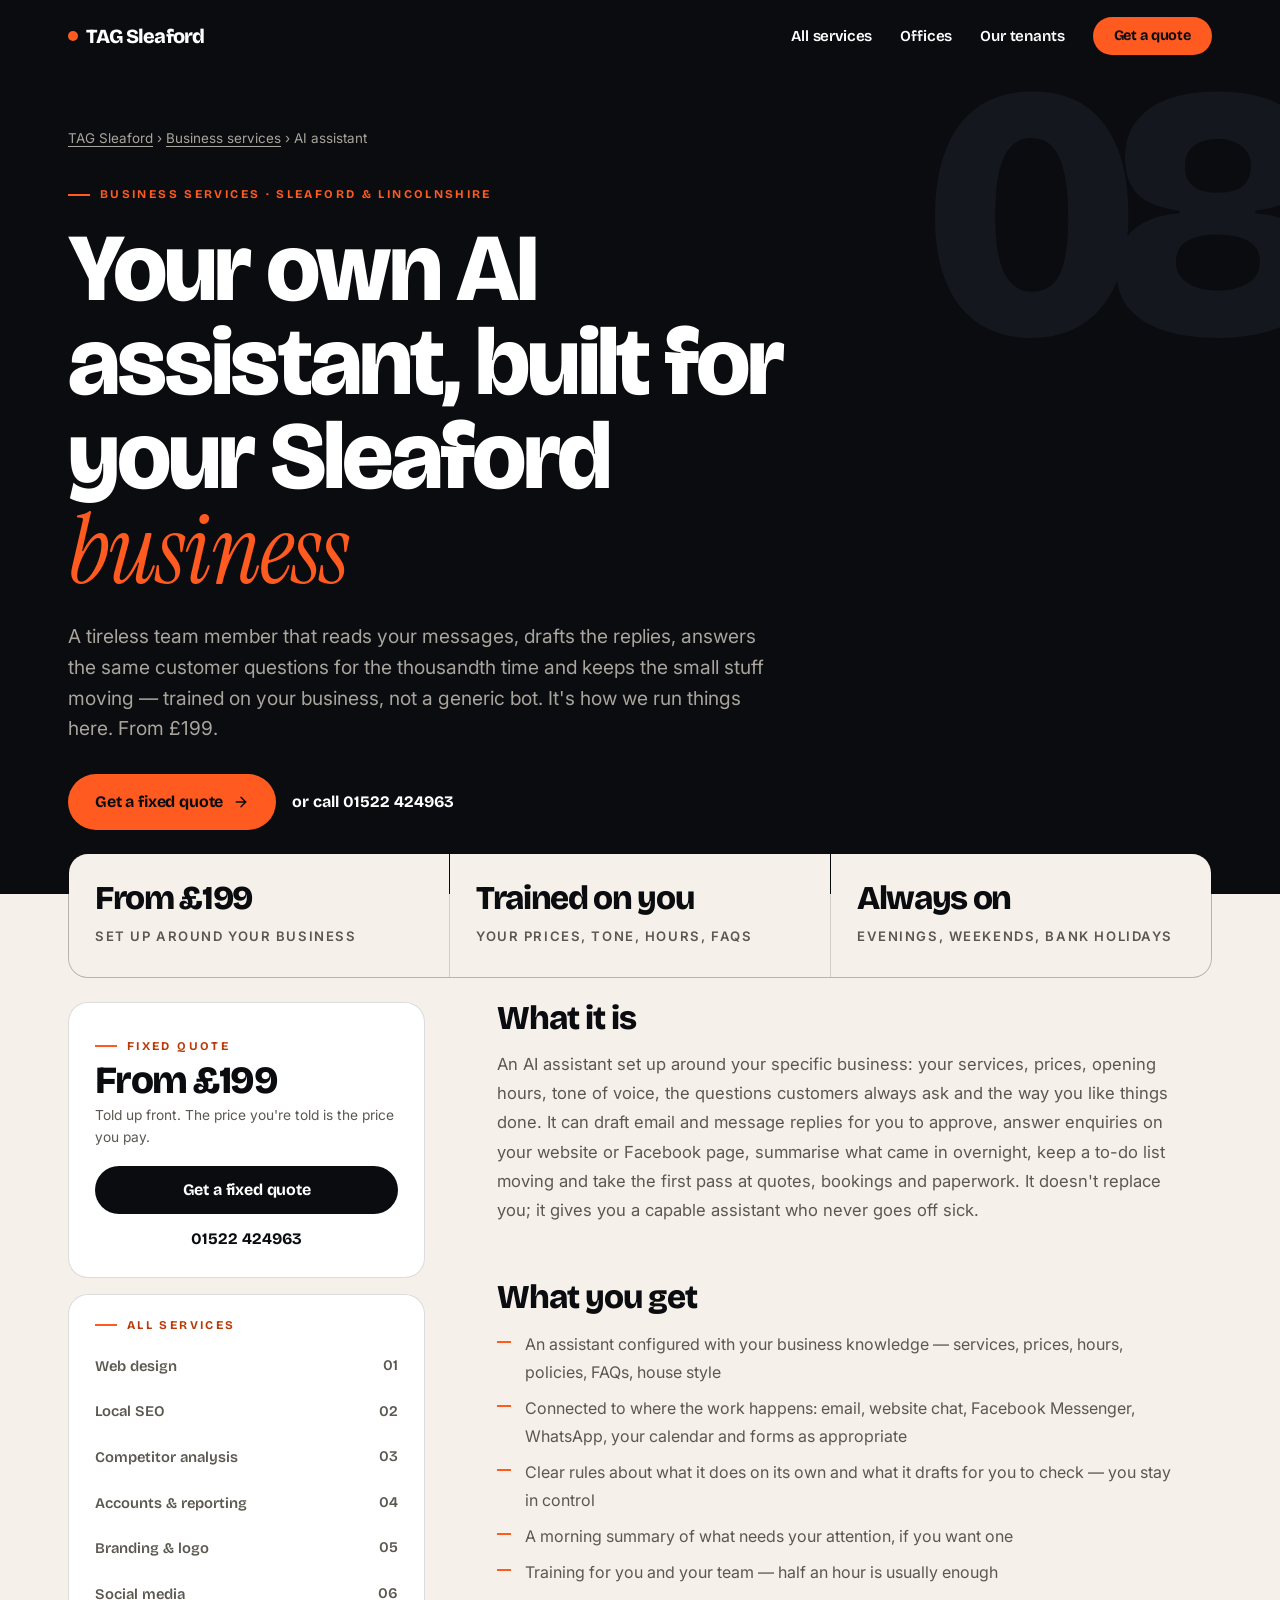
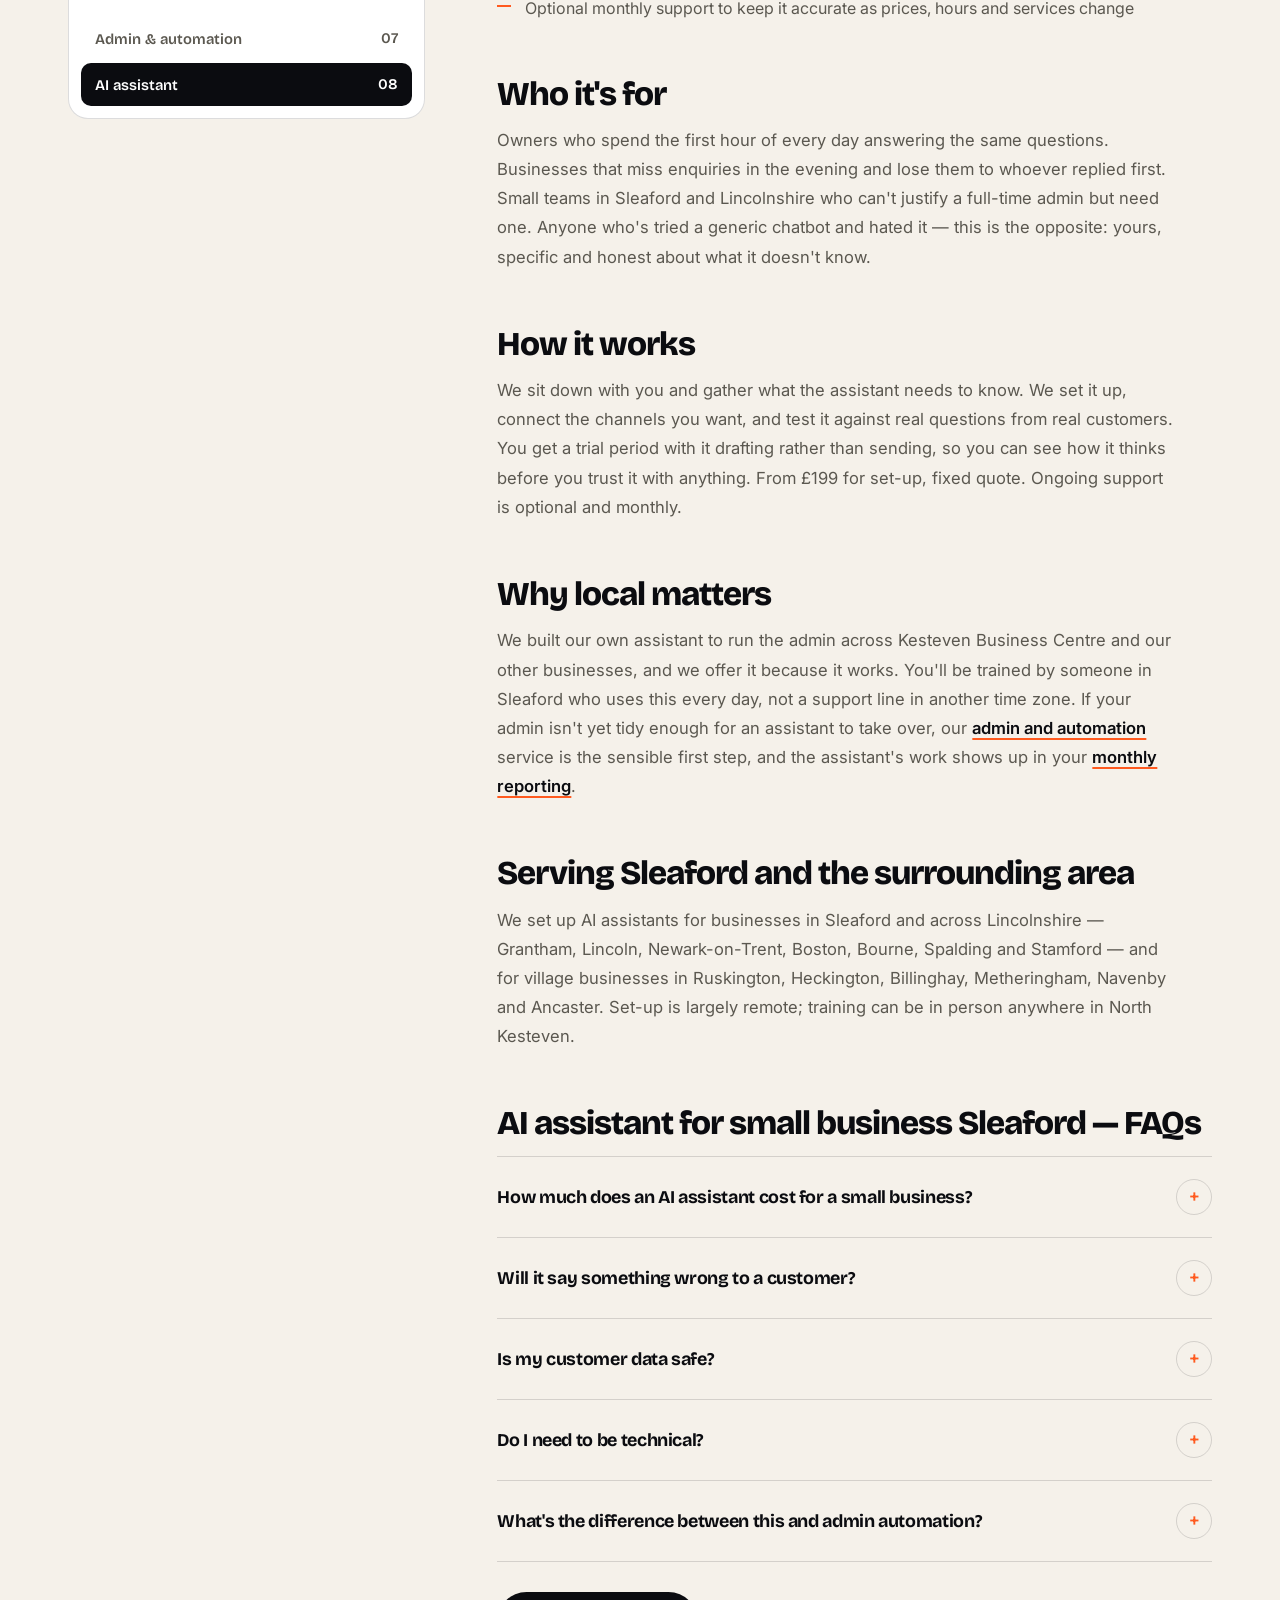
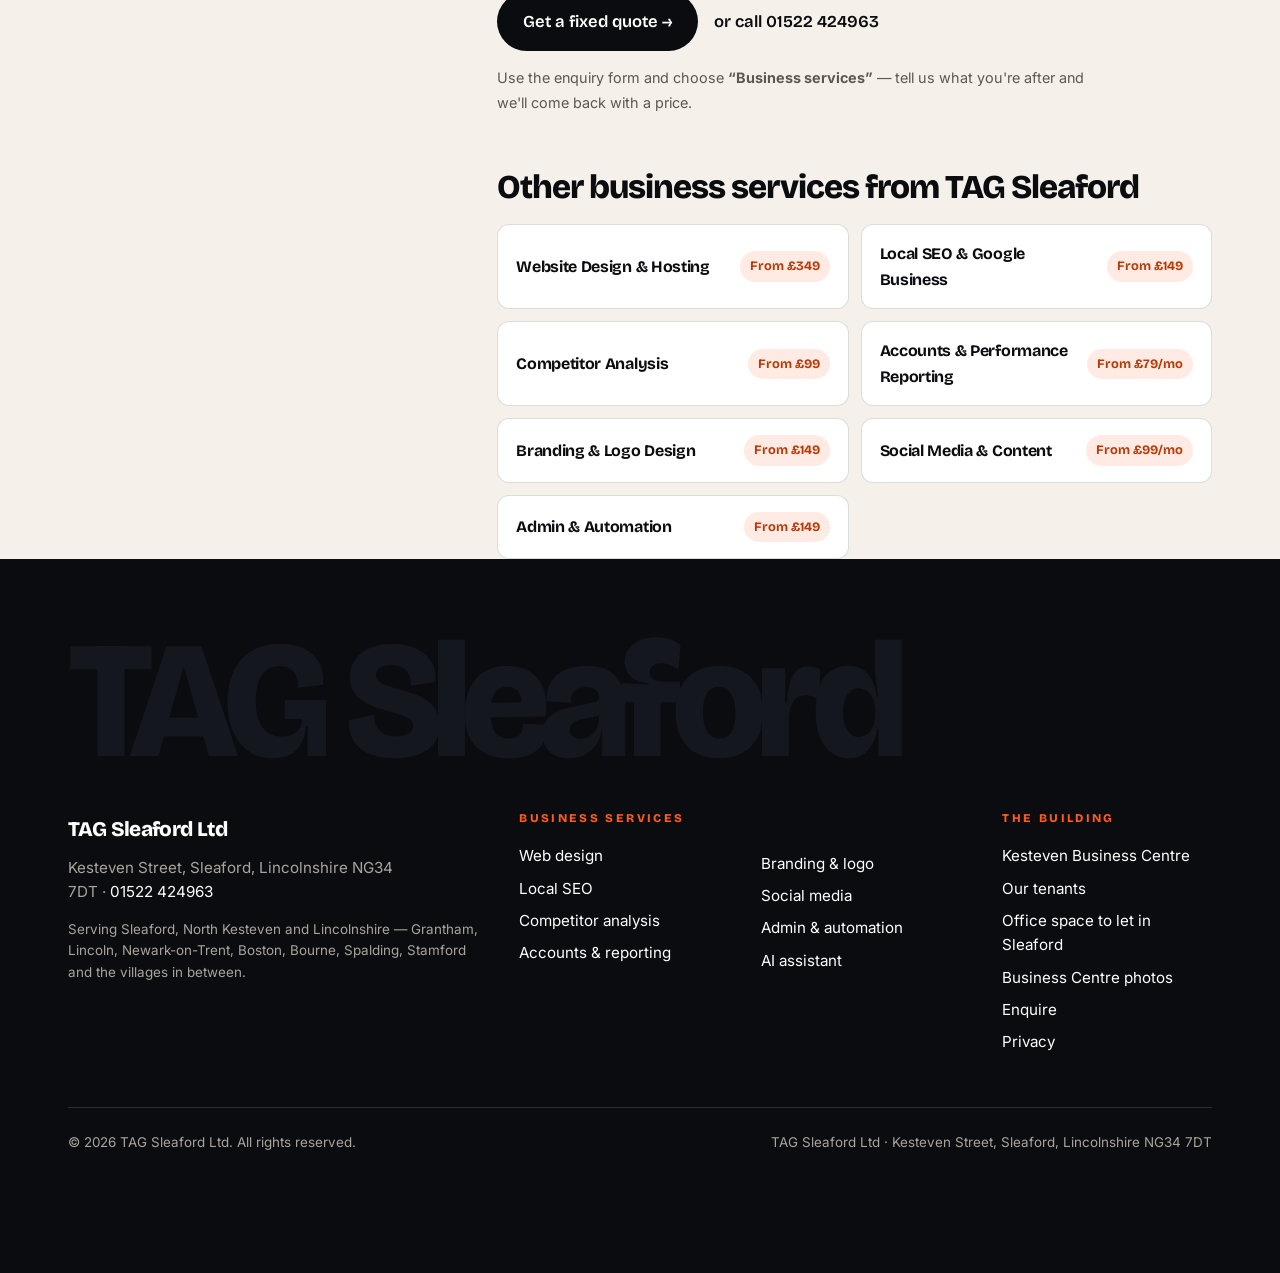
<file: ai-assistant-sleaford.html>
<!DOCTYPE html>
<html lang="en-GB">
<head>
<meta charset="UTF-8">
<meta name="viewport" content="width=device-width, initial-scale=1.0">
<title>AI Assistant for Your Sleaford Business | TAG Sleaford</title>
<meta name="description" content="A custom AI assistant for your Sleaford business from £199 — handles messages, drafts replies, answers customer questions and chases tasks. By TAG Sleaford.">
<link rel="icon" href="/favicon.svg" type="image/svg+xml">
<meta name="theme-color" content="#0B0C10">
<link rel="preconnect" href="https://fonts.googleapis.com">
<link rel="preconnect" href="https://fonts.gstatic.com" crossorigin>
<link href="https://fonts.googleapis.com/css2?family=Bricolage+Grotesque:opsz,wght@12..96,500;12..96,700;12..96,800&family=Instrument+Serif:ital@1&family=Inter:wght@400;500;600&display=swap" rel="stylesheet">
<link rel="stylesheet" href="/styles.css">
<link rel="canonical" href="https://tagsleaford.com/ai-assistant-sleaford.html">
<meta name="robots" content="index,follow,max-image-preview:large">
<meta name="author" content="TAG Sleaford">
<meta name="geo.region" content="GB-LIN">
<meta name="geo.placename" content="Sleaford, Lincolnshire">
<meta name="geo.position" content="53.0082741;-0.3950016">
<meta name="ICBM" content="53.0082741, -0.3950016">
<meta property="og:type" content="website">
<meta property="og:site_name" content="TAG Sleaford">
<meta property="og:title" content="AI Assistant for Your Sleaford Business | TAG Sleaford">
<meta property="og:description" content="A custom AI assistant for your Sleaford business from £199 — handles messages, drafts replies, answers customer questions and chases tasks. By TAG Sleaford.">
<meta property="og:url" content="https://tagsleaford.com/ai-assistant-sleaford.html">
<meta property="og:image" content="https://centre.tagsleaford.com/kbc-exterior.webp">
<meta property="og:locale" content="en_GB">
<meta name="twitter:card" content="summary_large_image">
<meta name="twitter:title" content="AI Assistant for Your Sleaford Business | TAG Sleaford">
<meta name="twitter:description" content="A custom AI assistant for your Sleaford business from £199 — handles messages, drafts replies, answers customer questions and chases tasks. By TAG Sleaford.">
<meta name="twitter:image" content="https://centre.tagsleaford.com/kbc-exterior.webp">
<script type="application/ld+json">{"@context":"https://schema.org","@type":"Service","serviceType":"AI Assistant Setup","name":"Your Own AI Assistant in Sleaford","url":"https://tagsleaford.com/ai-assistant-sleaford.html","description":"A custom AI assistant for your Sleaford business from £199 — handles messages, drafts replies, answers customer questions and chases tasks. By TAG Sleaford.","image":"https://centre.tagsleaford.com/kbc-exterior.webp","provider":{"@type":"ProfessionalService","name":"TAG Sleaford","url":"https://tagsleaford.com/","telephone":"+441522424963","address":{"@type":"PostalAddress","streetAddress":"Kesteven Street","addressLocality":"Sleaford","addressRegion":"Lincolnshire","postalCode":"NG34 7DT","addressCountry":"GB"}},"areaServed":[{"@type":"City","name":"Sleaford"},{"@type":"City","name":"Grantham"},{"@type":"City","name":"Lincoln"},{"@type":"City","name":"Newark-on-Trent"},{"@type":"City","name":"Boston"},{"@type":"City","name":"Bourne"},{"@type":"City","name":"Spalding"},{"@type":"City","name":"Stamford"},{"@type":"Place","name":"Ruskington"},{"@type":"Place","name":"Heckington"},{"@type":"Place","name":"Billinghay"},{"@type":"Place","name":"Metheringham"},{"@type":"Place","name":"Navenby"},{"@type":"Place","name":"Ancaster"},{"@type":"AdministrativeArea","name":"North Kesteven"},{"@type":"AdministrativeArea","name":"Lincolnshire"}],"offers":{"@type":"Offer","price":"199","priceCurrency":"GBP","priceSpecification":{"@type":"PriceSpecification","minPrice":"199","priceCurrency":"GBP"},"url":"https://centre.tagsleaford.com/#enquire"}}</script>
<script type="application/ld+json">{"@context":"https://schema.org","@type":"BreadcrumbList","itemListElement":[{"@type":"ListItem","position":1,"name":"TAG Sleaford","item":"https://tagsleaford.com/"},{"@type":"ListItem","position":2,"name":"Business services","item":"https://tagsleaford.com/#services"},{"@type":"ListItem","position":3,"name":"Your own AI assistant, built for your Sleaford business","item":"https://tagsleaford.com/ai-assistant-sleaford.html"}]}</script>
<script type="application/ld+json">{"@context":"https://schema.org","@type":"FAQPage","mainEntity":[{"@type":"Question","name":"How much does an AI assistant cost for a small business?","acceptedAnswer":{"@type":"Answer","text":"Set-up starts from £199, fixed quote, covering configuration, connection to your channels and training. Optional monthly support keeps it up to date. Any underlying software subscriptions are yours and are explained up front."}},{"@type":"Question","name":"Will it say something wrong to a customer?","acceptedAnswer":{"@type":"Answer","text":"We set it up to draft rather than send on anything it isn't sure about, and it's told to say \"I'll check with the team\" rather than guess. You choose how much autonomy it gets, and you can dial it back at any time."}},{"@type":"Question","name":"Is my customer data safe?","acceptedAnswer":{"@type":"Answer","text":"The assistant only sees what you give it access to, under your accounts. We don't keep copies of your data and we'll explain plainly where information goes before anything is connected."}},{"@type":"Question","name":"Do I need to be technical?","acceptedAnswer":{"@type":"Answer","text":"No. If you can send an email, you can work with it. Training takes about half an hour."}},{"@type":"Question","name":"What's the difference between this and admin automation?","acceptedAnswer":{"@type":"Answer","text":"Automation handles fixed, repeatable steps — send this when that happens. The assistant handles language and judgement — reading a message, understanding it, drafting a sensible reply. They work well together."}}]}</script>
</head>
<body>
<nav class="nav on-dark" id="nav" aria-label="Main">
  <div class="wrap nav-in">
    <a class="wordmark" href="/"><i></i>TAG Sleaford</a>
    <div class="nav-links">
      <a href="/#services">All services</a>
      <a href="https://centre.tagsleaford.com">Offices</a>
      <a href="https://centre.tagsleaford.com/tenants.html">Our tenants</a>
      <a class="btn btn-accent enq" href="https://centre.tagsleaford.com/#enquire">Get a quote</a>
    </div>
  </div>
</nav>
<header class="wd-hero on-dark" data-no="08">
  <div class="wrap">
    <p class="crumbs"><a href="/">TAG Sleaford</a> &rsaquo; <a href="/#services">Business services</a> &rsaquo; AI assistant</p>
    <span class="eyebrow">Business services &middot; Sleaford &amp; Lincolnshire</span>
    <h1>Your own AI assistant, built for your Sleaford <span class="em">business</span></h1>
    <p class="lead">A tireless team member that reads your messages, drafts the replies, answers the same customer questions for the thousandth time and keeps the small stuff moving — trained on your business, not a generic bot. It's how we run things here. From £199.</p>
    <div class="hero-actions"><a class="btn btn-accent" href="https://centre.tagsleaford.com/#enquire">Get a fixed quote <svg viewBox="0 0 24 24" fill="none" stroke="currentColor" stroke-width="2.2" stroke-linecap="round" stroke-linejoin="round"><line x1="5" y1="12" x2="19" y2="12"/><polyline points="12 5 19 12 12 19"/></svg></a><a class="call" href="tel:+441522424963">or call 01522 424963</a></div>
  </div>
</header>
<main class="wd" id="main">
  <div class="wrap facts-band"><div class="facts reveal in"><div class="fact"><b>From £199</b><span>set up around your business</span></div><div class="fact"><b>Trained on you</b><span>your prices, tone, hours, FAQs</span></div><div class="fact"><b>Always on</b><span>evenings, weekends, bank holidays</span></div></div></div>
  <div class="wrap wd-body">
    <aside class="wd-aside">
      <div class="sticky-label" style="display:grid;gap:16px">
        <div class="aside-card"><span class="eyebrow">Fixed quote</span><div class="p">From £199</div><small>Told up front. The price you're told is the price you pay.</small><a class="btn btn-ink" href="https://centre.tagsleaford.com/#enquire">Get a fixed quote</a><a class="call" href="tel:+441522424963">01522 424963</a></div>
        <div class="aside-card" style="padding:12px"><span class="eyebrow" style="padding:8px 14px 10px">All services</span><nav class="aside-nav" aria-label="Business services"><a href="web-design-sleaford.html">Web design<span aria-hidden="true">01</span></a><a href="local-seo-sleaford.html">Local SEO<span aria-hidden="true">02</span></a><a href="competitor-analysis-sleaford.html">Competitor analysis<span aria-hidden="true">03</span></a><a href="accounts-reporting-sleaford.html">Accounts &amp; reporting<span aria-hidden="true">04</span></a><a href="branding-logo-design-sleaford.html">Branding &amp; logo<span aria-hidden="true">05</span></a><a href="social-media-sleaford.html">Social media<span aria-hidden="true">06</span></a><a href="admin-automation-sleaford.html">Admin &amp; automation<span aria-hidden="true">07</span></a><a href="ai-assistant-sleaford.html" aria-current="page">AI assistant<span aria-hidden="true">08</span></a></nav></div>
      </div>
    </aside>
    <article class="wd-article reveal in">
<h2>What it is</h2>
<p>An AI assistant set up around your specific business: your services, prices, opening hours, tone of voice, the questions customers always ask and the way you like things done. It can draft email and message replies for you to approve, answer enquiries on your website or Facebook page, summarise what came in overnight, keep a to-do list moving and take the first pass at quotes, bookings and paperwork. It doesn't replace you; it gives you a capable assistant who never goes off sick.</p>
<h2>What you get</h2>
<ul>
<li>An assistant configured with your business knowledge — services, prices, hours, policies, FAQs, house style</li>
<li>Connected to where the work happens: email, website chat, Facebook Messenger, WhatsApp, your calendar and forms as appropriate</li>
<li>Clear rules about what it does on its own and what it drafts for you to check — you stay in control</li>
<li>A morning summary of what needs your attention, if you want one</li>
<li>Training for you and your team — half an hour is usually enough</li>
<li>Optional monthly support to keep it accurate as prices, hours and services change</li>
</ul>
<h2>Who it's for</h2>
<p>Owners who spend the first hour of every day answering the same questions. Businesses that miss enquiries in the evening and lose them to whoever replied first. Small teams in Sleaford and Lincolnshire who can't justify a full-time admin but need one. Anyone who's tried a generic chatbot and hated it — this is the opposite: yours, specific and honest about what it doesn't know.</p>
<h2>How it works</h2>
<p>We sit down with you and gather what the assistant needs to know. We set it up, connect the channels you want, and test it against real questions from real customers. You get a trial period with it drafting rather than sending, so you can see how it thinks before you trust it with anything. From £199 for set-up, fixed quote. Ongoing support is optional and monthly.</p>
<h2>Why local matters</h2>
<p>We built our own assistant to run the admin across Kesteven Business Centre and our other businesses, and we offer it because it works. You'll be trained by someone in Sleaford who uses this every day, not a support line in another time zone. If your admin isn't yet tidy enough for an assistant to take over, our <a href="admin-automation-sleaford.html">admin and automation</a> service is the sensible first step, and the assistant's work shows up in your <a href="accounts-reporting-sleaford.html">monthly reporting</a>.</p>

    <h2>Serving Sleaford and the surrounding area</h2>
    <p>We set up AI assistants for businesses in Sleaford and across Lincolnshire — Grantham, Lincoln, Newark-on-Trent, Boston, Bourne, Spalding and Stamford — and for village businesses in Ruskington, Heckington, Billinghay, Metheringham, Navenby and Ancaster. Set-up is largely remote; training can be in person anywhere in North Kesteven.</p>
    <h2>AI assistant for small business Sleaford &mdash; FAQs</h2>
    <details><summary>How much does an AI assistant cost for a small business?</summary><p>Set-up starts from £199, fixed quote, covering configuration, connection to your channels and training. Optional monthly support keeps it up to date. Any underlying software subscriptions are yours and are explained up front.</p></details><details><summary>Will it say something wrong to a customer?</summary><p>We set it up to draft rather than send on anything it isn't sure about, and it's told to say "I'll check with the team" rather than guess. You choose how much autonomy it gets, and you can dial it back at any time.</p></details><details><summary>Is my customer data safe?</summary><p>The assistant only sees what you give it access to, under your accounts. We don't keep copies of your data and we'll explain plainly where information goes before anything is connected.</p></details><details><summary>Do I need to be technical?</summary><p>No. If you can send an email, you can work with it. Training takes about half an hour.</p></details><details><summary>What's the difference between this and admin automation?</summary><p>Automation handles fixed, repeatable steps — send this when that happens. The assistant handles language and judgement — reading a message, understanding it, drafting a sensible reply. They work well together.</p></details>
    <p style="margin-top:30px"><a class="cta" href="https://centre.tagsleaford.com/#enquire">Get a fixed quote &rarr;</a><a class="call" href="tel:+441522424963">or call 01522 424963</a></p>
    <p style="margin-top:8px;font-size:.9rem">Use the enquiry form and choose <strong>&ldquo;Business services&rdquo;</strong> &mdash; tell us what you're after and we'll come back with a price.</p>
    <h2>Other business services from TAG Sleaford</h2>
    <div class="others"><a class="other" href="web-design-sleaford.html"><b>Website Design &amp; Hosting</b><span>From £349</span></a><a class="other" href="local-seo-sleaford.html"><b>Local SEO &amp; Google Business</b><span>From £149</span></a><a class="other" href="competitor-analysis-sleaford.html"><b>Competitor Analysis</b><span>From £99</span></a><a class="other" href="accounts-reporting-sleaford.html"><b>Accounts &amp; Performance Reporting</b><span>From £79/mo</span></a><a class="other" href="branding-logo-design-sleaford.html"><b>Branding &amp; Logo Design</b><span>From £149</span></a><a class="other" href="social-media-sleaford.html"><b>Social Media &amp; Content</b><span>From £99/mo</span></a><a class="other" href="admin-automation-sleaford.html"><b>Admin &amp; Automation</b><span>From £149</span></a></div>
    </article>
  </div>
</main>
<footer>
  <div class="wrap">
    <div class="foot-mark" aria-hidden="true">TAG Sleaford</div>
    <div class="foot-grid">
      <div>
        <div class="foot-brand">TAG Sleaford Ltd</div>
        <p style="max-width:34ch">Kesteven Street, Sleaford, Lincolnshire NG34 7DT &middot; <a href="tel:+441522424963" style="color:#fff">01522 424963</a></p>
        <p class="serving" style="margin-top:14px">Serving Sleaford, North Kesteven and Lincolnshire &mdash; Grantham, Lincoln, Newark-on-Trent, Boston, Bourne, Spalding, Stamford and the villages in between.</p>
      </div>
      <div class="foot-col"><h3>Business services</h3><a href="web-design-sleaford.html">Web design</a><a href="local-seo-sleaford.html">Local SEO</a><a href="competitor-analysis-sleaford.html">Competitor analysis</a><a href="accounts-reporting-sleaford.html">Accounts &amp; reporting</a></div>
      <div class="foot-col"><div class="foot-h" aria-hidden="true">&nbsp;</div><a href="branding-logo-design-sleaford.html">Branding &amp; logo</a><a href="social-media-sleaford.html">Social media</a><a href="admin-automation-sleaford.html">Admin &amp; automation</a><a href="ai-assistant-sleaford.html">AI assistant</a></div>
      <div class="foot-col"><h3>The building</h3><a href="https://centre.tagsleaford.com">Kesteven Business Centre</a><a href="https://centre.tagsleaford.com/tenants.html">Our tenants</a><a href="https://centre.tagsleaford.com/office-space-sleaford.html">Office space to let in Sleaford</a><a href="https://centre.tagsleaford.com/gallery.html">Business Centre photos</a><a href="https://centre.tagsleaford.com/#enquire">Enquire</a><a href="privacy.html">Privacy</a></div>
    </div>
    <div class="foot-bottom"><span>&copy; <span id="yr"></span> TAG Sleaford Ltd. All rights reserved.</span><span>TAG Sleaford Ltd &middot; Kesteven Street, Sleaford, Lincolnshire NG34 7DT</span></div>
  </div>
</footer>
<div class="float-pill" aria-label="Quick contact">
  <a href="tel:+441522424963"><svg viewBox="0 0 24 24" fill="none" stroke="currentColor" stroke-width="2" stroke-linecap="round" stroke-linejoin="round"><path d="M22 16.92v3a2 2 0 0 1-2.18 2 19.79 19.79 0 0 1-8.63-3.07 19.5 19.5 0 0 1-6-6 19.79 19.79 0 0 1-3.07-8.67A2 2 0 0 1 4.11 2h3a2 2 0 0 1 2 1.72c.13.96.36 1.9.7 2.81a2 2 0 0 1-.45 2.11L8.09 9.91a16 16 0 0 0 6 6l1.27-1.27a2 2 0 0 1 2.11-.45c.91.34 1.85.57 2.81.7A2 2 0 0 1 22 16.92z"/></svg>Call</a>
  <a class="primary" href="https://centre.tagsleaford.com/#enquire">Get a quote</a>
</div>
<script>
(function(){
  var nav=document.getElementById('nav');
  function onScroll(){if(nav){nav.classList.toggle('is-scrolled',window.scrollY>24);}}
  window.addEventListener('scroll',onScroll,{passive:true});onScroll();
  var y=document.getElementById('yr');if(y)y.textContent=new Date().getFullYear();
  var els=document.querySelectorAll('.reveal');
  if('IntersectionObserver' in window){
    var io=new IntersectionObserver(function(en){en.forEach(function(e){if(e.isIntersecting){e.target.classList.add('in');io.unobserve(e.target);}});},{rootMargin:'0px 0px -8% 0px',threshold:.08});
    els.forEach(function(el){io.observe(el);});
  }else{els.forEach(function(el){el.classList.add('in');});}
  var reduce=window.matchMedia('(prefers-reduced-motion: reduce)').matches;
  document.querySelectorAll('[data-count]').forEach(function(el){
    var end=parseFloat(el.getAttribute('data-count')),pre=el.getAttribute('data-prefix')||'',suf=el.getAttribute('data-suffix')||'';
    function fmt(n){return pre+Math.round(n).toLocaleString('en-GB')+suf;}
    if(reduce||!('IntersectionObserver' in window)){el.textContent=fmt(end);return;}
    var done=false;var o=new IntersectionObserver(function(en){if(en[0].isIntersecting&&!done){done=true;var t0=null;function step(t){if(!t0)t0=t;var p=Math.min(1,(t-t0)/1400);var e=1-Math.pow(1-p,3);el.textContent=fmt(end*e);if(p<1)requestAnimationFrame(step);}requestAnimationFrame(step);o.disconnect();}},{threshold:.4});o.observe(el);
  });
})();
</script>
</body>
</html>
</file>
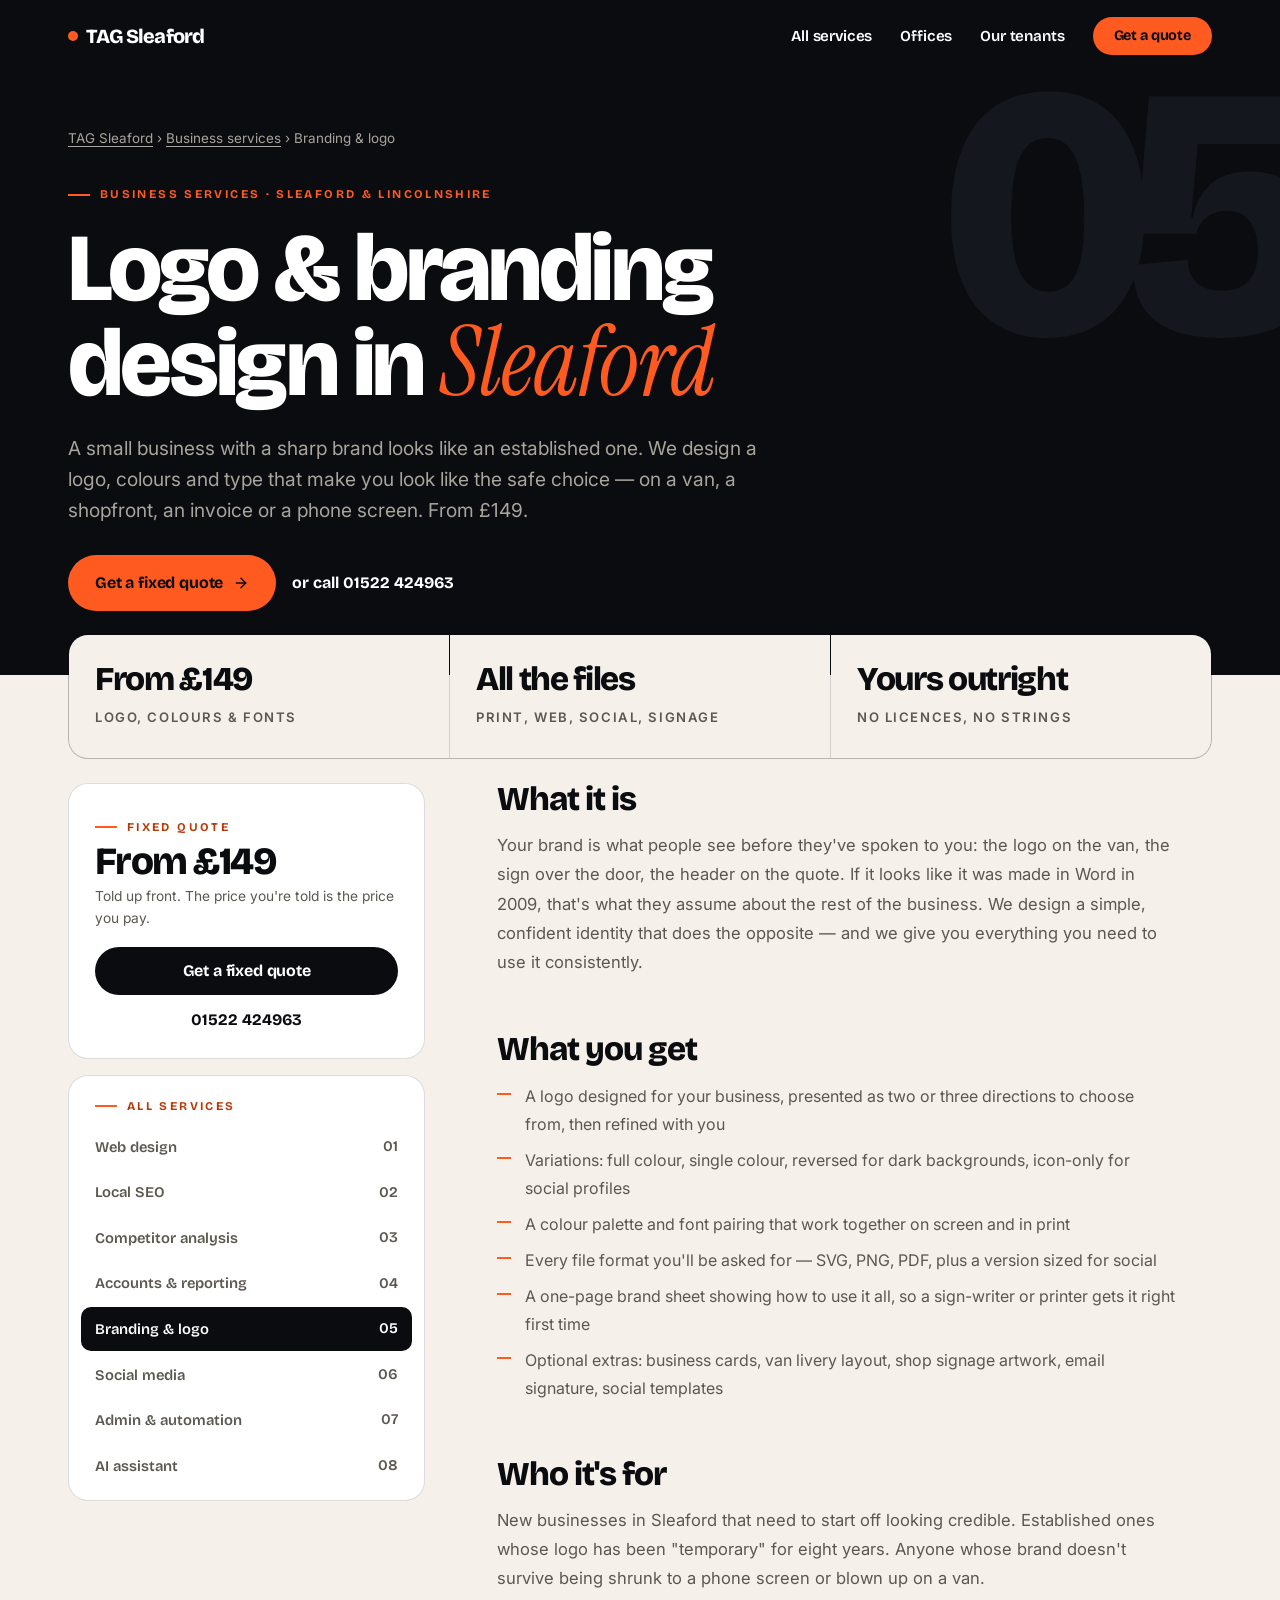
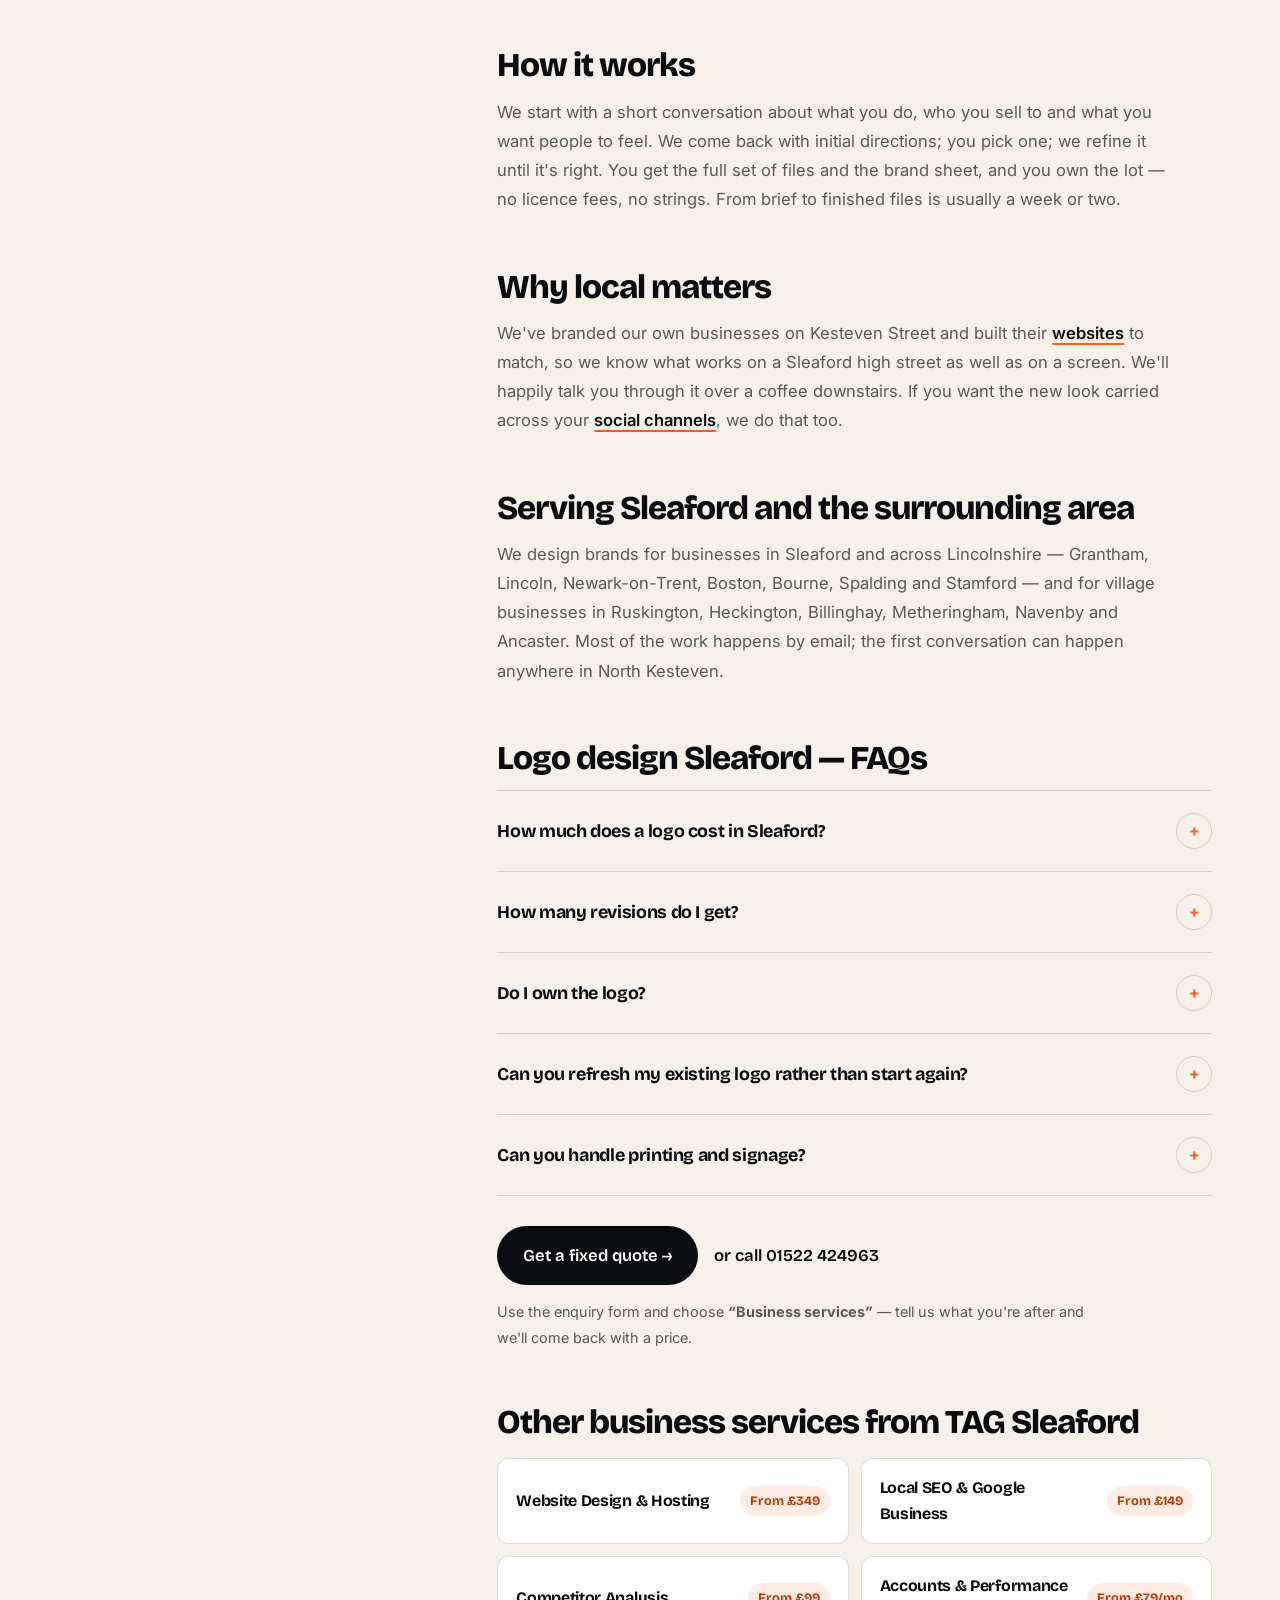
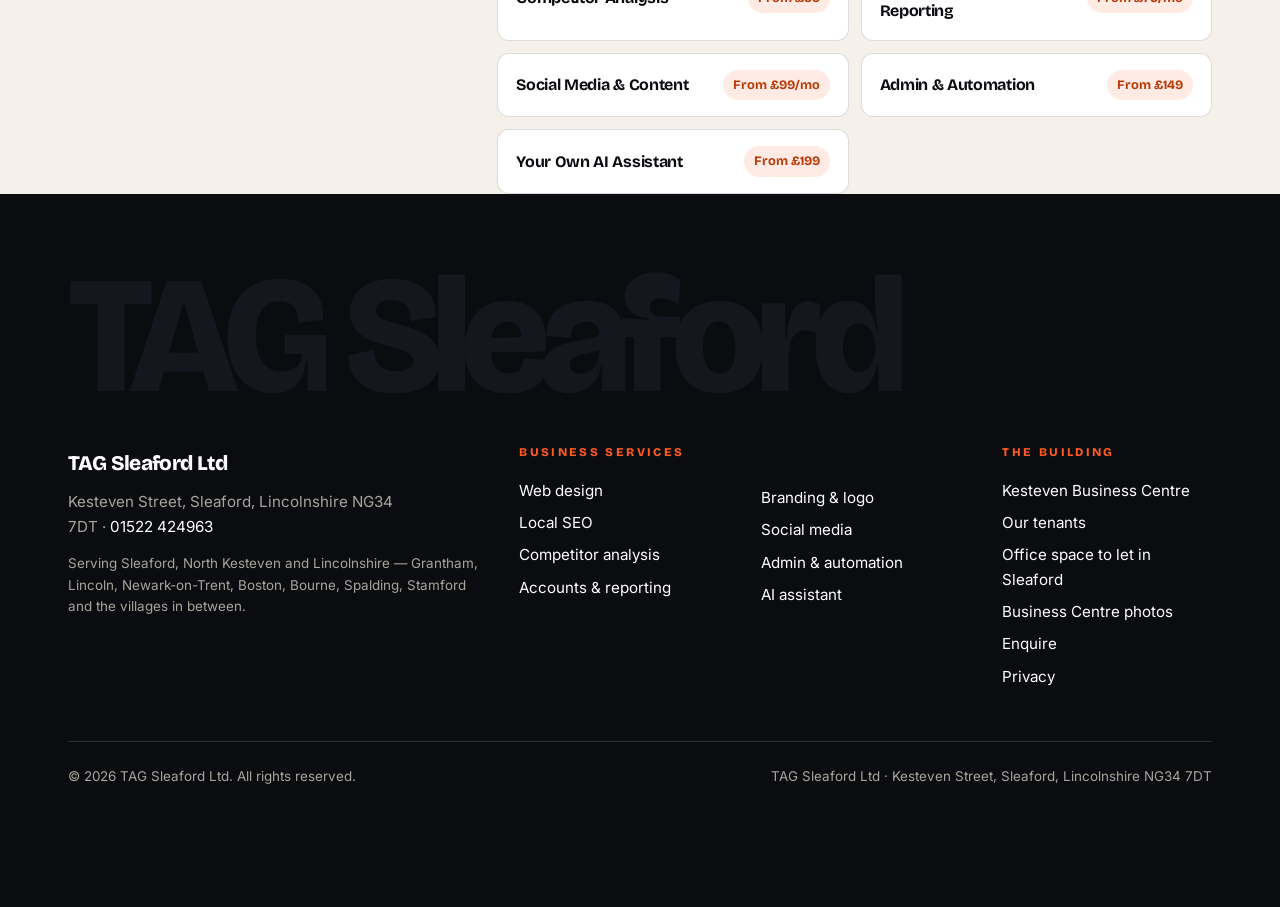
<file: branding-logo-design-sleaford.html>
<!DOCTYPE html>
<html lang="en-GB">
<head>
<meta charset="UTF-8">
<meta name="viewport" content="width=device-width, initial-scale=1.0">
<title>Logo &amp; Branding Design in Sleaford from £149 | TAG Sleaford</title>
<meta name="description" content="Logo design and branding in Sleaford from £149 — a clean, memorable identity: logo, colours and fonts that work on a van, a shopfront and a phone screen.">
<link rel="icon" href="/favicon.svg" type="image/svg+xml">
<meta name="theme-color" content="#0B0C10">
<link rel="preconnect" href="https://fonts.googleapis.com">
<link rel="preconnect" href="https://fonts.gstatic.com" crossorigin>
<link href="https://fonts.googleapis.com/css2?family=Bricolage+Grotesque:opsz,wght@12..96,500;12..96,700;12..96,800&family=Instrument+Serif:ital@1&family=Inter:wght@400;500;600&display=swap" rel="stylesheet">
<link rel="stylesheet" href="/styles.css">
<link rel="canonical" href="https://tagsleaford.com/branding-logo-design-sleaford.html">
<meta name="robots" content="index,follow,max-image-preview:large">
<meta name="author" content="TAG Sleaford">
<meta name="geo.region" content="GB-LIN">
<meta name="geo.placename" content="Sleaford, Lincolnshire">
<meta name="geo.position" content="53.0082741;-0.3950016">
<meta name="ICBM" content="53.0082741, -0.3950016">
<meta property="og:type" content="website">
<meta property="og:site_name" content="TAG Sleaford">
<meta property="og:title" content="Logo &amp; Branding Design in Sleaford from £149 | TAG Sleaford">
<meta property="og:description" content="Logo design and branding in Sleaford from £149 — a clean, memorable identity: logo, colours and fonts that work on a van, a shopfront and a phone screen.">
<meta property="og:url" content="https://tagsleaford.com/branding-logo-design-sleaford.html">
<meta property="og:image" content="https://centre.tagsleaford.com/kbc-exterior.webp">
<meta property="og:locale" content="en_GB">
<meta name="twitter:card" content="summary_large_image">
<meta name="twitter:title" content="Logo &amp; Branding Design in Sleaford from £149 | TAG Sleaford">
<meta name="twitter:description" content="Logo design and branding in Sleaford from £149 — a clean, memorable identity: logo, colours and fonts that work on a van, a shopfront and a phone screen.">
<meta name="twitter:image" content="https://centre.tagsleaford.com/kbc-exterior.webp">
<script type="application/ld+json">{"@context":"https://schema.org","@type":"Service","serviceType":"Branding and Logo Design","name":"Branding & Logo Design in Sleaford","url":"https://tagsleaford.com/branding-logo-design-sleaford.html","description":"Logo design and branding in Sleaford from £149 — a clean, memorable identity: logo, colours and fonts that work on a van, a shopfront and a phone screen.","image":"https://centre.tagsleaford.com/kbc-exterior.webp","provider":{"@type":"ProfessionalService","name":"TAG Sleaford","url":"https://tagsleaford.com/","telephone":"+441522424963","address":{"@type":"PostalAddress","streetAddress":"Kesteven Street","addressLocality":"Sleaford","addressRegion":"Lincolnshire","postalCode":"NG34 7DT","addressCountry":"GB"}},"areaServed":[{"@type":"City","name":"Sleaford"},{"@type":"City","name":"Grantham"},{"@type":"City","name":"Lincoln"},{"@type":"City","name":"Newark-on-Trent"},{"@type":"City","name":"Boston"},{"@type":"City","name":"Bourne"},{"@type":"City","name":"Spalding"},{"@type":"City","name":"Stamford"},{"@type":"Place","name":"Ruskington"},{"@type":"Place","name":"Heckington"},{"@type":"Place","name":"Billinghay"},{"@type":"Place","name":"Metheringham"},{"@type":"Place","name":"Navenby"},{"@type":"Place","name":"Ancaster"},{"@type":"AdministrativeArea","name":"North Kesteven"},{"@type":"AdministrativeArea","name":"Lincolnshire"}],"offers":{"@type":"Offer","price":"149","priceCurrency":"GBP","priceSpecification":{"@type":"PriceSpecification","minPrice":"149","priceCurrency":"GBP"},"url":"https://centre.tagsleaford.com/#enquire"}}</script>
<script type="application/ld+json">{"@context":"https://schema.org","@type":"BreadcrumbList","itemListElement":[{"@type":"ListItem","position":1,"name":"TAG Sleaford","item":"https://tagsleaford.com/"},{"@type":"ListItem","position":2,"name":"Business services","item":"https://tagsleaford.com/#services"},{"@type":"ListItem","position":3,"name":"Logo & branding design in Sleaford","item":"https://tagsleaford.com/branding-logo-design-sleaford.html"}]}</script>
<script type="application/ld+json">{"@context":"https://schema.org","@type":"FAQPage","mainEntity":[{"@type":"Question","name":"How much does a logo cost in Sleaford?","acceptedAnswer":{"@type":"Answer","text":"Logo and branding starts from £149, which covers the logo, its variations, colours, fonts, every file format and a one-page brand sheet. Extras like business cards or signage artwork are quoted separately and fixed before we start."}},{"@type":"Question","name":"How many revisions do I get?","acceptedAnswer":{"@type":"Answer","text":"Enough to get it right. We present a few directions, you choose one, and we refine it with you. We'd rather spend an extra round than hand over something you're lukewarm about."}},{"@type":"Question","name":"Do I own the logo?","acceptedAnswer":{"@type":"Answer","text":"Yes, fully. No licences, no ongoing fees, and you get the editable source files."}},{"@type":"Question","name":"Can you refresh my existing logo rather than start again?","acceptedAnswer":{"@type":"Answer","text":"Yes. Often the right answer is a careful tidy-up that keeps what customers recognise. We'll tell you which we think you need."}},{"@type":"Question","name":"Can you handle printing and signage?","acceptedAnswer":{"@type":"Answer","text":"We prepare print-ready artwork to the printer's or sign-maker's spec and liaise with them if you'd like. We can recommend local suppliers."}}]}</script>
</head>
<body>
<nav class="nav on-dark" id="nav" aria-label="Main">
  <div class="wrap nav-in">
    <a class="wordmark" href="/"><i></i>TAG Sleaford</a>
    <div class="nav-links">
      <a href="/#services">All services</a>
      <a href="https://centre.tagsleaford.com">Offices</a>
      <a href="https://centre.tagsleaford.com/tenants.html">Our tenants</a>
      <a class="btn btn-accent enq" href="https://centre.tagsleaford.com/#enquire">Get a quote</a>
    </div>
  </div>
</nav>
<header class="wd-hero on-dark" data-no="05">
  <div class="wrap">
    <p class="crumbs"><a href="/">TAG Sleaford</a> &rsaquo; <a href="/#services">Business services</a> &rsaquo; Branding &amp; logo</p>
    <span class="eyebrow">Business services &middot; Sleaford &amp; Lincolnshire</span>
    <h1>Logo &amp; branding design in <span class="em">Sleaford</span></h1>
    <p class="lead">A small business with a sharp brand looks like an established one. We design a logo, colours and type that make you look like the safe choice — on a van, a shopfront, an invoice or a phone screen. From £149.</p>
    <div class="hero-actions"><a class="btn btn-accent" href="https://centre.tagsleaford.com/#enquire">Get a fixed quote <svg viewBox="0 0 24 24" fill="none" stroke="currentColor" stroke-width="2.2" stroke-linecap="round" stroke-linejoin="round"><line x1="5" y1="12" x2="19" y2="12"/><polyline points="12 5 19 12 12 19"/></svg></a><a class="call" href="tel:+441522424963">or call 01522 424963</a></div>
  </div>
</header>
<main class="wd" id="main">
  <div class="wrap facts-band"><div class="facts reveal in"><div class="fact"><b>From £149</b><span>logo, colours &amp; fonts</span></div><div class="fact"><b>All the files</b><span>print, web, social, signage</span></div><div class="fact"><b>Yours outright</b><span>no licences, no strings</span></div></div></div>
  <div class="wrap wd-body">
    <aside class="wd-aside">
      <div class="sticky-label" style="display:grid;gap:16px">
        <div class="aside-card"><span class="eyebrow">Fixed quote</span><div class="p">From £149</div><small>Told up front. The price you're told is the price you pay.</small><a class="btn btn-ink" href="https://centre.tagsleaford.com/#enquire">Get a fixed quote</a><a class="call" href="tel:+441522424963">01522 424963</a></div>
        <div class="aside-card" style="padding:12px"><span class="eyebrow" style="padding:8px 14px 10px">All services</span><nav class="aside-nav" aria-label="Business services"><a href="web-design-sleaford.html">Web design<span aria-hidden="true">01</span></a><a href="local-seo-sleaford.html">Local SEO<span aria-hidden="true">02</span></a><a href="competitor-analysis-sleaford.html">Competitor analysis<span aria-hidden="true">03</span></a><a href="accounts-reporting-sleaford.html">Accounts &amp; reporting<span aria-hidden="true">04</span></a><a href="branding-logo-design-sleaford.html" aria-current="page">Branding &amp; logo<span aria-hidden="true">05</span></a><a href="social-media-sleaford.html">Social media<span aria-hidden="true">06</span></a><a href="admin-automation-sleaford.html">Admin &amp; automation<span aria-hidden="true">07</span></a><a href="ai-assistant-sleaford.html">AI assistant<span aria-hidden="true">08</span></a></nav></div>
      </div>
    </aside>
    <article class="wd-article reveal in">
<h2>What it is</h2>
<p>Your brand is what people see before they've spoken to you: the logo on the van, the sign over the door, the header on the quote. If it looks like it was made in Word in 2009, that's what they assume about the rest of the business. We design a simple, confident identity that does the opposite — and we give you everything you need to use it consistently.</p>
<h2>What you get</h2>
<ul>
<li>A logo designed for your business, presented as two or three directions to choose from, then refined with you</li>
<li>Variations: full colour, single colour, reversed for dark backgrounds, icon-only for social profiles</li>
<li>A colour palette and font pairing that work together on screen and in print</li>
<li>Every file format you'll be asked for — SVG, PNG, PDF, plus a version sized for social</li>
<li>A one-page brand sheet showing how to use it all, so a sign-writer or printer gets it right first time</li>
<li>Optional extras: business cards, van livery layout, shop signage artwork, email signature, social templates</li>
</ul>
<h2>Who it's for</h2>
<p>New businesses in Sleaford that need to start off looking credible. Established ones whose logo has been "temporary" for eight years. Anyone whose brand doesn't survive being shrunk to a phone screen or blown up on a van.</p>
<h2>How it works</h2>
<p>We start with a short conversation about what you do, who you sell to and what you want people to feel. We come back with initial directions; you pick one; we refine it until it's right. You get the full set of files and the brand sheet, and you own the lot — no licence fees, no strings. From brief to finished files is usually a week or two.</p>
<h2>Why local matters</h2>
<p>We've branded our own businesses on Kesteven Street and built their <a href="web-design-sleaford.html">websites</a> to match, so we know what works on a Sleaford high street as well as on a screen. We'll happily talk you through it over a coffee downstairs. If you want the new look carried across your <a href="social-media-sleaford.html">social channels</a>, we do that too.</p>

    <h2>Serving Sleaford and the surrounding area</h2>
    <p>We design brands for businesses in Sleaford and across Lincolnshire — Grantham, Lincoln, Newark-on-Trent, Boston, Bourne, Spalding and Stamford — and for village businesses in Ruskington, Heckington, Billinghay, Metheringham, Navenby and Ancaster. Most of the work happens by email; the first conversation can happen anywhere in North Kesteven.</p>
    <h2>Logo design Sleaford &mdash; FAQs</h2>
    <details><summary>How much does a logo cost in Sleaford?</summary><p>Logo and branding starts from £149, which covers the logo, its variations, colours, fonts, every file format and a one-page brand sheet. Extras like business cards or signage artwork are quoted separately and fixed before we start.</p></details><details><summary>How many revisions do I get?</summary><p>Enough to get it right. We present a few directions, you choose one, and we refine it with you. We'd rather spend an extra round than hand over something you're lukewarm about.</p></details><details><summary>Do I own the logo?</summary><p>Yes, fully. No licences, no ongoing fees, and you get the editable source files.</p></details><details><summary>Can you refresh my existing logo rather than start again?</summary><p>Yes. Often the right answer is a careful tidy-up that keeps what customers recognise. We'll tell you which we think you need.</p></details><details><summary>Can you handle printing and signage?</summary><p>We prepare print-ready artwork to the printer's or sign-maker's spec and liaise with them if you'd like. We can recommend local suppliers.</p></details>
    <p style="margin-top:30px"><a class="cta" href="https://centre.tagsleaford.com/#enquire">Get a fixed quote &rarr;</a><a class="call" href="tel:+441522424963">or call 01522 424963</a></p>
    <p style="margin-top:8px;font-size:.9rem">Use the enquiry form and choose <strong>&ldquo;Business services&rdquo;</strong> &mdash; tell us what you're after and we'll come back with a price.</p>
    <h2>Other business services from TAG Sleaford</h2>
    <div class="others"><a class="other" href="web-design-sleaford.html"><b>Website Design &amp; Hosting</b><span>From £349</span></a><a class="other" href="local-seo-sleaford.html"><b>Local SEO &amp; Google Business</b><span>From £149</span></a><a class="other" href="competitor-analysis-sleaford.html"><b>Competitor Analysis</b><span>From £99</span></a><a class="other" href="accounts-reporting-sleaford.html"><b>Accounts &amp; Performance Reporting</b><span>From £79/mo</span></a><a class="other" href="social-media-sleaford.html"><b>Social Media &amp; Content</b><span>From £99/mo</span></a><a class="other" href="admin-automation-sleaford.html"><b>Admin &amp; Automation</b><span>From £149</span></a><a class="other" href="ai-assistant-sleaford.html"><b>Your Own AI Assistant</b><span>From £199</span></a></div>
    </article>
  </div>
</main>
<footer>
  <div class="wrap">
    <div class="foot-mark" aria-hidden="true">TAG Sleaford</div>
    <div class="foot-grid">
      <div>
        <div class="foot-brand">TAG Sleaford Ltd</div>
        <p style="max-width:34ch">Kesteven Street, Sleaford, Lincolnshire NG34 7DT &middot; <a href="tel:+441522424963" style="color:#fff">01522 424963</a></p>
        <p class="serving" style="margin-top:14px">Serving Sleaford, North Kesteven and Lincolnshire &mdash; Grantham, Lincoln, Newark-on-Trent, Boston, Bourne, Spalding, Stamford and the villages in between.</p>
      </div>
      <div class="foot-col"><h3>Business services</h3><a href="web-design-sleaford.html">Web design</a><a href="local-seo-sleaford.html">Local SEO</a><a href="competitor-analysis-sleaford.html">Competitor analysis</a><a href="accounts-reporting-sleaford.html">Accounts &amp; reporting</a></div>
      <div class="foot-col"><div class="foot-h" aria-hidden="true">&nbsp;</div><a href="branding-logo-design-sleaford.html">Branding &amp; logo</a><a href="social-media-sleaford.html">Social media</a><a href="admin-automation-sleaford.html">Admin &amp; automation</a><a href="ai-assistant-sleaford.html">AI assistant</a></div>
      <div class="foot-col"><h3>The building</h3><a href="https://centre.tagsleaford.com">Kesteven Business Centre</a><a href="https://centre.tagsleaford.com/tenants.html">Our tenants</a><a href="https://centre.tagsleaford.com/office-space-sleaford.html">Office space to let in Sleaford</a><a href="https://centre.tagsleaford.com/gallery.html">Business Centre photos</a><a href="https://centre.tagsleaford.com/#enquire">Enquire</a><a href="privacy.html">Privacy</a></div>
    </div>
    <div class="foot-bottom"><span>&copy; <span id="yr"></span> TAG Sleaford Ltd. All rights reserved.</span><span>TAG Sleaford Ltd &middot; Kesteven Street, Sleaford, Lincolnshire NG34 7DT</span></div>
  </div>
</footer>
<div class="float-pill" aria-label="Quick contact">
  <a href="tel:+441522424963"><svg viewBox="0 0 24 24" fill="none" stroke="currentColor" stroke-width="2" stroke-linecap="round" stroke-linejoin="round"><path d="M22 16.92v3a2 2 0 0 1-2.18 2 19.79 19.79 0 0 1-8.63-3.07 19.5 19.5 0 0 1-6-6 19.79 19.79 0 0 1-3.07-8.67A2 2 0 0 1 4.11 2h3a2 2 0 0 1 2 1.72c.13.96.36 1.9.7 2.81a2 2 0 0 1-.45 2.11L8.09 9.91a16 16 0 0 0 6 6l1.27-1.27a2 2 0 0 1 2.11-.45c.91.34 1.85.57 2.81.7A2 2 0 0 1 22 16.92z"/></svg>Call</a>
  <a class="primary" href="https://centre.tagsleaford.com/#enquire">Get a quote</a>
</div>
<script>
(function(){
  var nav=document.getElementById('nav');
  function onScroll(){if(nav){nav.classList.toggle('is-scrolled',window.scrollY>24);}}
  window.addEventListener('scroll',onScroll,{passive:true});onScroll();
  var y=document.getElementById('yr');if(y)y.textContent=new Date().getFullYear();
  var els=document.querySelectorAll('.reveal');
  if('IntersectionObserver' in window){
    var io=new IntersectionObserver(function(en){en.forEach(function(e){if(e.isIntersecting){e.target.classList.add('in');io.unobserve(e.target);}});},{rootMargin:'0px 0px -8% 0px',threshold:.08});
    els.forEach(function(el){io.observe(el);});
  }else{els.forEach(function(el){el.classList.add('in');});}
  var reduce=window.matchMedia('(prefers-reduced-motion: reduce)').matches;
  document.querySelectorAll('[data-count]').forEach(function(el){
    var end=parseFloat(el.getAttribute('data-count')),pre=el.getAttribute('data-prefix')||'',suf=el.getAttribute('data-suffix')||'';
    function fmt(n){return pre+Math.round(n).toLocaleString('en-GB')+suf;}
    if(reduce||!('IntersectionObserver' in window)){el.textContent=fmt(end);return;}
    var done=false;var o=new IntersectionObserver(function(en){if(en[0].isIntersecting&&!done){done=true;var t0=null;function step(t){if(!t0)t0=t;var p=Math.min(1,(t-t0)/1400);var e=1-Math.pow(1-p,3);el.textContent=fmt(end*e);if(p<1)requestAnimationFrame(step);}requestAnimationFrame(step);o.disconnect();}},{threshold:.4});o.observe(el);
  });
})();
</script>
</body>
</html>
</file>
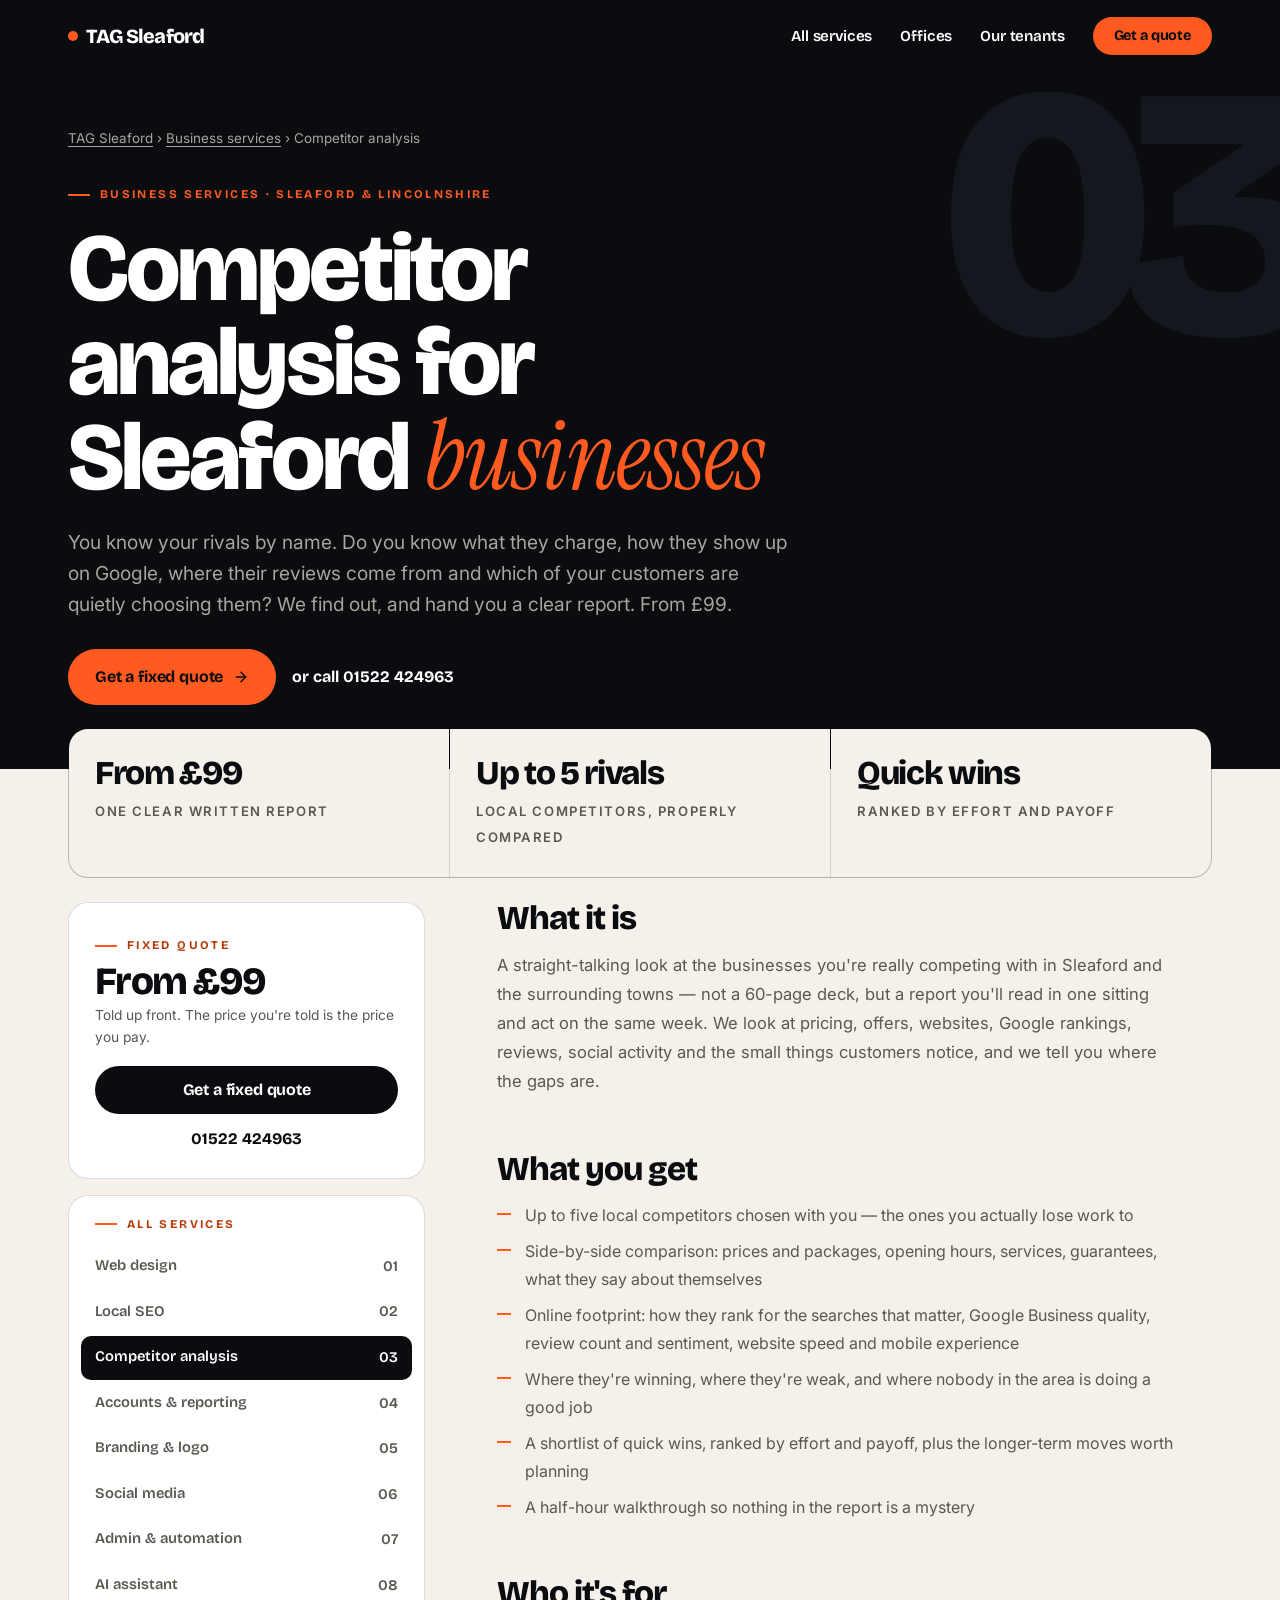
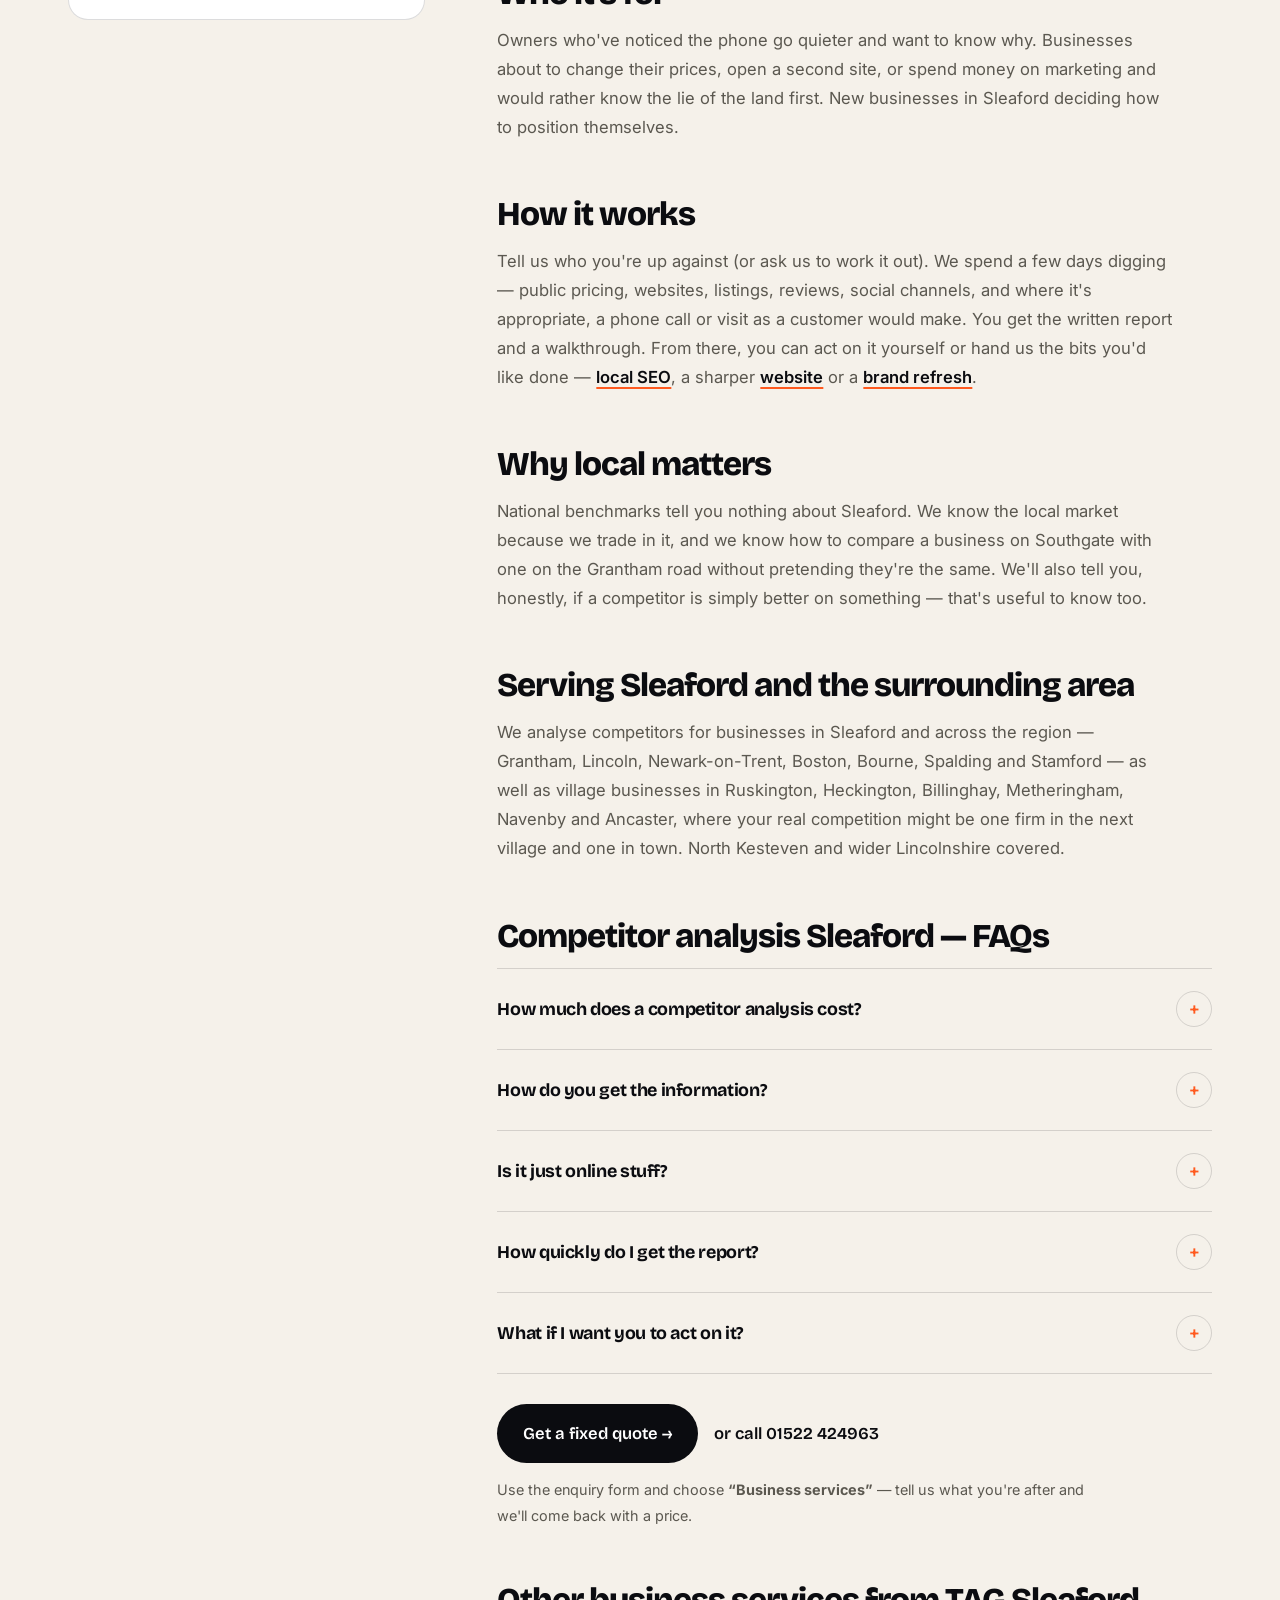
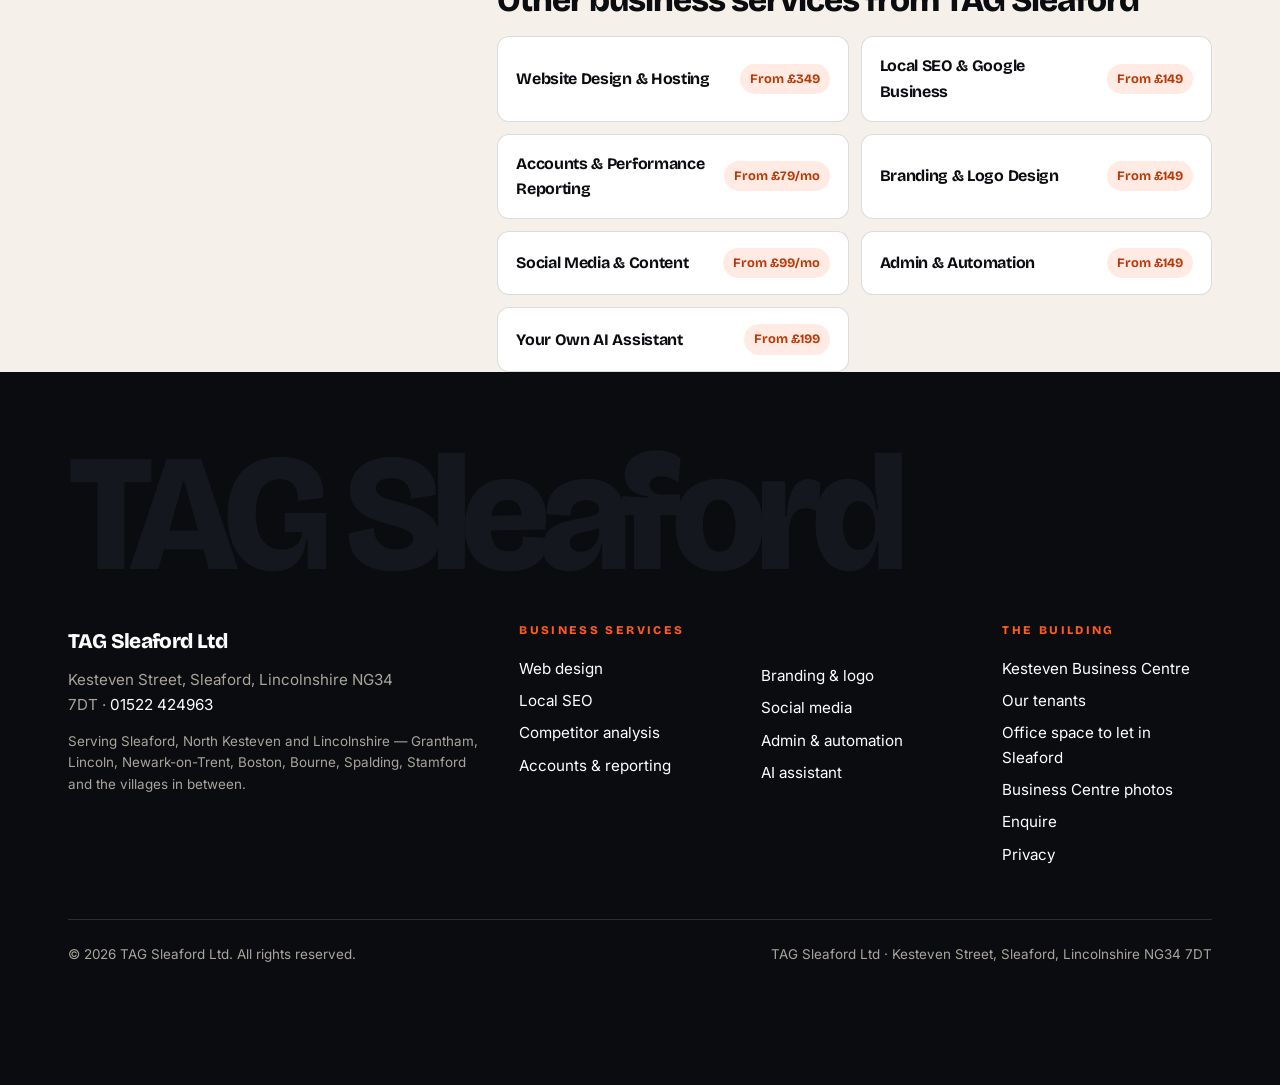
<file: competitor-analysis-sleaford.html>
<!DOCTYPE html>
<html lang="en-GB">
<head>
<meta charset="UTF-8">
<meta name="viewport" content="width=device-width, initial-scale=1.0">
<title>Competitor Analysis in Sleaford from £99 | TAG Sleaford</title>
<meta name="description" content="Competitor analysis in Sleaford from £99 — what your local rivals charge, offer and do online, in a plain-English report with the gaps you can exploit.">
<link rel="icon" href="/favicon.svg" type="image/svg+xml">
<meta name="theme-color" content="#0B0C10">
<link rel="preconnect" href="https://fonts.googleapis.com">
<link rel="preconnect" href="https://fonts.gstatic.com" crossorigin>
<link href="https://fonts.googleapis.com/css2?family=Bricolage+Grotesque:opsz,wght@12..96,500;12..96,700;12..96,800&family=Instrument+Serif:ital@1&family=Inter:wght@400;500;600&display=swap" rel="stylesheet">
<link rel="stylesheet" href="/styles.css">
<link rel="canonical" href="https://tagsleaford.com/competitor-analysis-sleaford.html">
<meta name="robots" content="index,follow,max-image-preview:large">
<meta name="author" content="TAG Sleaford">
<meta name="geo.region" content="GB-LIN">
<meta name="geo.placename" content="Sleaford, Lincolnshire">
<meta name="geo.position" content="53.0082741;-0.3950016">
<meta name="ICBM" content="53.0082741, -0.3950016">
<meta property="og:type" content="website">
<meta property="og:site_name" content="TAG Sleaford">
<meta property="og:title" content="Competitor Analysis in Sleaford from £99 | TAG Sleaford">
<meta property="og:description" content="Competitor analysis in Sleaford from £99 — what your local rivals charge, offer and do online, in a plain-English report with the gaps you can exploit.">
<meta property="og:url" content="https://tagsleaford.com/competitor-analysis-sleaford.html">
<meta property="og:image" content="https://centre.tagsleaford.com/kbc-exterior.webp">
<meta property="og:locale" content="en_GB">
<meta name="twitter:card" content="summary_large_image">
<meta name="twitter:title" content="Competitor Analysis in Sleaford from £99 | TAG Sleaford">
<meta name="twitter:description" content="Competitor analysis in Sleaford from £99 — what your local rivals charge, offer and do online, in a plain-English report with the gaps you can exploit.">
<meta name="twitter:image" content="https://centre.tagsleaford.com/kbc-exterior.webp">
<script type="application/ld+json">{"@context":"https://schema.org","@type":"Service","serviceType":"Competitor Analysis","name":"Competitor Analysis in Sleaford","url":"https://tagsleaford.com/competitor-analysis-sleaford.html","description":"Competitor analysis in Sleaford from £99 — what your local rivals charge, offer and do online, in a plain-English report with the gaps you can exploit.","image":"https://centre.tagsleaford.com/kbc-exterior.webp","provider":{"@type":"ProfessionalService","name":"TAG Sleaford","url":"https://tagsleaford.com/","telephone":"+441522424963","address":{"@type":"PostalAddress","streetAddress":"Kesteven Street","addressLocality":"Sleaford","addressRegion":"Lincolnshire","postalCode":"NG34 7DT","addressCountry":"GB"}},"areaServed":[{"@type":"City","name":"Sleaford"},{"@type":"City","name":"Grantham"},{"@type":"City","name":"Lincoln"},{"@type":"City","name":"Newark-on-Trent"},{"@type":"City","name":"Boston"},{"@type":"City","name":"Bourne"},{"@type":"City","name":"Spalding"},{"@type":"City","name":"Stamford"},{"@type":"Place","name":"Ruskington"},{"@type":"Place","name":"Heckington"},{"@type":"Place","name":"Billinghay"},{"@type":"Place","name":"Metheringham"},{"@type":"Place","name":"Navenby"},{"@type":"Place","name":"Ancaster"},{"@type":"AdministrativeArea","name":"North Kesteven"},{"@type":"AdministrativeArea","name":"Lincolnshire"}],"offers":{"@type":"Offer","price":"99","priceCurrency":"GBP","priceSpecification":{"@type":"PriceSpecification","minPrice":"99","priceCurrency":"GBP"},"url":"https://centre.tagsleaford.com/#enquire"}}</script>
<script type="application/ld+json">{"@context":"https://schema.org","@type":"BreadcrumbList","itemListElement":[{"@type":"ListItem","position":1,"name":"TAG Sleaford","item":"https://tagsleaford.com/"},{"@type":"ListItem","position":2,"name":"Business services","item":"https://tagsleaford.com/#services"},{"@type":"ListItem","position":3,"name":"Competitor analysis for Sleaford businesses","item":"https://tagsleaford.com/competitor-analysis-sleaford.html"}]}</script>
<script type="application/ld+json">{"@context":"https://schema.org","@type":"FAQPage","mainEntity":[{"@type":"Question","name":"How much does a competitor analysis cost?","acceptedAnswer":{"@type":"Answer","text":"From £99 for a written report on up to five local competitors, with a walkthrough call. Larger markets or more competitors are quoted individually before we start."}},{"@type":"Question","name":"How do you get the information?","acceptedAnswer":{"@type":"Answer","text":"Public sources only: websites, Google, review platforms, social channels, directories and published prices. Where it's fair and normal, we'll make an enquiry the way a customer would. We don't do anything underhand."}},{"@type":"Question","name":"Is it just online stuff?","acceptedAnswer":{"@type":"Answer","text":"No. We look at pricing, offers, service and presentation as well as digital presence. Plenty of gaps in Sleaford have nothing to do with the internet."}},{"@type":"Question","name":"How quickly do I get the report?","acceptedAnswer":{"@type":"Answer","text":"Typically within a week of agreeing the competitor list."}},{"@type":"Question","name":"What if I want you to act on it?","acceptedAnswer":{"@type":"Answer","text":"That's up to you. The report is yours to use however you like. If you'd like help with the fixes, our other services — local SEO, web design, branding, social — pick up where the report leaves off."}}]}</script>
</head>
<body>
<nav class="nav on-dark" id="nav" aria-label="Main">
  <div class="wrap nav-in">
    <a class="wordmark" href="/"><i></i>TAG Sleaford</a>
    <div class="nav-links">
      <a href="/#services">All services</a>
      <a href="https://centre.tagsleaford.com">Offices</a>
      <a href="https://centre.tagsleaford.com/tenants.html">Our tenants</a>
      <a class="btn btn-accent enq" href="https://centre.tagsleaford.com/#enquire">Get a quote</a>
    </div>
  </div>
</nav>
<header class="wd-hero on-dark" data-no="03">
  <div class="wrap">
    <p class="crumbs"><a href="/">TAG Sleaford</a> &rsaquo; <a href="/#services">Business services</a> &rsaquo; Competitor analysis</p>
    <span class="eyebrow">Business services &middot; Sleaford &amp; Lincolnshire</span>
    <h1>Competitor analysis for Sleaford <span class="em">businesses</span></h1>
    <p class="lead">You know your rivals by name. Do you know what they charge, how they show up on Google, where their reviews come from and which of your customers are quietly choosing them? We find out, and hand you a clear report. From £99.</p>
    <div class="hero-actions"><a class="btn btn-accent" href="https://centre.tagsleaford.com/#enquire">Get a fixed quote <svg viewBox="0 0 24 24" fill="none" stroke="currentColor" stroke-width="2.2" stroke-linecap="round" stroke-linejoin="round"><line x1="5" y1="12" x2="19" y2="12"/><polyline points="12 5 19 12 12 19"/></svg></a><a class="call" href="tel:+441522424963">or call 01522 424963</a></div>
  </div>
</header>
<main class="wd" id="main">
  <div class="wrap facts-band"><div class="facts reveal in"><div class="fact"><b>From £99</b><span>one clear written report</span></div><div class="fact"><b>Up to 5 rivals</b><span>local competitors, properly compared</span></div><div class="fact"><b>Quick wins</b><span>ranked by effort and payoff</span></div></div></div>
  <div class="wrap wd-body">
    <aside class="wd-aside">
      <div class="sticky-label" style="display:grid;gap:16px">
        <div class="aside-card"><span class="eyebrow">Fixed quote</span><div class="p">From £99</div><small>Told up front. The price you're told is the price you pay.</small><a class="btn btn-ink" href="https://centre.tagsleaford.com/#enquire">Get a fixed quote</a><a class="call" href="tel:+441522424963">01522 424963</a></div>
        <div class="aside-card" style="padding:12px"><span class="eyebrow" style="padding:8px 14px 10px">All services</span><nav class="aside-nav" aria-label="Business services"><a href="web-design-sleaford.html">Web design<span aria-hidden="true">01</span></a><a href="local-seo-sleaford.html">Local SEO<span aria-hidden="true">02</span></a><a href="competitor-analysis-sleaford.html" aria-current="page">Competitor analysis<span aria-hidden="true">03</span></a><a href="accounts-reporting-sleaford.html">Accounts &amp; reporting<span aria-hidden="true">04</span></a><a href="branding-logo-design-sleaford.html">Branding &amp; logo<span aria-hidden="true">05</span></a><a href="social-media-sleaford.html">Social media<span aria-hidden="true">06</span></a><a href="admin-automation-sleaford.html">Admin &amp; automation<span aria-hidden="true">07</span></a><a href="ai-assistant-sleaford.html">AI assistant<span aria-hidden="true">08</span></a></nav></div>
      </div>
    </aside>
    <article class="wd-article reveal in">
<h2>What it is</h2>
<p>A straight-talking look at the businesses you're really competing with in Sleaford and the surrounding towns — not a 60-page deck, but a report you'll read in one sitting and act on the same week. We look at pricing, offers, websites, Google rankings, reviews, social activity and the small things customers notice, and we tell you where the gaps are.</p>
<h2>What you get</h2>
<ul>
<li>Up to five local competitors chosen with you — the ones you actually lose work to</li>
<li>Side-by-side comparison: prices and packages, opening hours, services, guarantees, what they say about themselves</li>
<li>Online footprint: how they rank for the searches that matter, Google Business quality, review count and sentiment, website speed and mobile experience</li>
<li>Where they're winning, where they're weak, and where nobody in the area is doing a good job</li>
<li>A shortlist of quick wins, ranked by effort and payoff, plus the longer-term moves worth planning</li>
<li>A half-hour walkthrough so nothing in the report is a mystery</li>
</ul>
<h2>Who it's for</h2>
<p>Owners who've noticed the phone go quieter and want to know why. Businesses about to change their prices, open a second site, or spend money on marketing and would rather know the lie of the land first. New businesses in Sleaford deciding how to position themselves.</p>
<h2>How it works</h2>
<p>Tell us who you're up against (or ask us to work it out). We spend a few days digging — public pricing, websites, listings, reviews, social channels, and where it's appropriate, a phone call or visit as a customer would make. You get the written report and a walkthrough. From there, you can act on it yourself or hand us the bits you'd like done — <a href="local-seo-sleaford.html">local SEO</a>, a sharper <a href="web-design-sleaford.html">website</a> or a <a href="branding-logo-design-sleaford.html">brand refresh</a>.</p>
<h2>Why local matters</h2>
<p>National benchmarks tell you nothing about Sleaford. We know the local market because we trade in it, and we know how to compare a business on Southgate with one on the Grantham road without pretending they're the same. We'll also tell you, honestly, if a competitor is simply better on something — that's useful to know too.</p>

    <h2>Serving Sleaford and the surrounding area</h2>
    <p>We analyse competitors for businesses in Sleaford and across the region — Grantham, Lincoln, Newark-on-Trent, Boston, Bourne, Spalding and Stamford — as well as village businesses in Ruskington, Heckington, Billinghay, Metheringham, Navenby and Ancaster, where your real competition might be one firm in the next village and one in town. North Kesteven and wider Lincolnshire covered.</p>
    <h2>Competitor analysis Sleaford &mdash; FAQs</h2>
    <details><summary>How much does a competitor analysis cost?</summary><p>From £99 for a written report on up to five local competitors, with a walkthrough call. Larger markets or more competitors are quoted individually before we start.</p></details><details><summary>How do you get the information?</summary><p>Public sources only: websites, Google, review platforms, social channels, directories and published prices. Where it's fair and normal, we'll make an enquiry the way a customer would. We don't do anything underhand.</p></details><details><summary>Is it just online stuff?</summary><p>No. We look at pricing, offers, service and presentation as well as digital presence. Plenty of gaps in Sleaford have nothing to do with the internet.</p></details><details><summary>How quickly do I get the report?</summary><p>Typically within a week of agreeing the competitor list.</p></details><details><summary>What if I want you to act on it?</summary><p>That's up to you. The report is yours to use however you like. If you'd like help with the fixes, our other services — local SEO, web design, branding, social — pick up where the report leaves off.</p></details>
    <p style="margin-top:30px"><a class="cta" href="https://centre.tagsleaford.com/#enquire">Get a fixed quote &rarr;</a><a class="call" href="tel:+441522424963">or call 01522 424963</a></p>
    <p style="margin-top:8px;font-size:.9rem">Use the enquiry form and choose <strong>&ldquo;Business services&rdquo;</strong> &mdash; tell us what you're after and we'll come back with a price.</p>
    <h2>Other business services from TAG Sleaford</h2>
    <div class="others"><a class="other" href="web-design-sleaford.html"><b>Website Design &amp; Hosting</b><span>From £349</span></a><a class="other" href="local-seo-sleaford.html"><b>Local SEO &amp; Google Business</b><span>From £149</span></a><a class="other" href="accounts-reporting-sleaford.html"><b>Accounts &amp; Performance Reporting</b><span>From £79/mo</span></a><a class="other" href="branding-logo-design-sleaford.html"><b>Branding &amp; Logo Design</b><span>From £149</span></a><a class="other" href="social-media-sleaford.html"><b>Social Media &amp; Content</b><span>From £99/mo</span></a><a class="other" href="admin-automation-sleaford.html"><b>Admin &amp; Automation</b><span>From £149</span></a><a class="other" href="ai-assistant-sleaford.html"><b>Your Own AI Assistant</b><span>From £199</span></a></div>
    </article>
  </div>
</main>
<footer>
  <div class="wrap">
    <div class="foot-mark" aria-hidden="true">TAG Sleaford</div>
    <div class="foot-grid">
      <div>
        <div class="foot-brand">TAG Sleaford Ltd</div>
        <p style="max-width:34ch">Kesteven Street, Sleaford, Lincolnshire NG34 7DT &middot; <a href="tel:+441522424963" style="color:#fff">01522 424963</a></p>
        <p class="serving" style="margin-top:14px">Serving Sleaford, North Kesteven and Lincolnshire &mdash; Grantham, Lincoln, Newark-on-Trent, Boston, Bourne, Spalding, Stamford and the villages in between.</p>
      </div>
      <div class="foot-col"><h3>Business services</h3><a href="web-design-sleaford.html">Web design</a><a href="local-seo-sleaford.html">Local SEO</a><a href="competitor-analysis-sleaford.html">Competitor analysis</a><a href="accounts-reporting-sleaford.html">Accounts &amp; reporting</a></div>
      <div class="foot-col"><div class="foot-h" aria-hidden="true">&nbsp;</div><a href="branding-logo-design-sleaford.html">Branding &amp; logo</a><a href="social-media-sleaford.html">Social media</a><a href="admin-automation-sleaford.html">Admin &amp; automation</a><a href="ai-assistant-sleaford.html">AI assistant</a></div>
      <div class="foot-col"><h3>The building</h3><a href="https://centre.tagsleaford.com">Kesteven Business Centre</a><a href="https://centre.tagsleaford.com/tenants.html">Our tenants</a><a href="https://centre.tagsleaford.com/office-space-sleaford.html">Office space to let in Sleaford</a><a href="https://centre.tagsleaford.com/gallery.html">Business Centre photos</a><a href="https://centre.tagsleaford.com/#enquire">Enquire</a><a href="privacy.html">Privacy</a></div>
    </div>
    <div class="foot-bottom"><span>&copy; <span id="yr"></span> TAG Sleaford Ltd. All rights reserved.</span><span>TAG Sleaford Ltd &middot; Kesteven Street, Sleaford, Lincolnshire NG34 7DT</span></div>
  </div>
</footer>
<div class="float-pill" aria-label="Quick contact">
  <a href="tel:+441522424963"><svg viewBox="0 0 24 24" fill="none" stroke="currentColor" stroke-width="2" stroke-linecap="round" stroke-linejoin="round"><path d="M22 16.92v3a2 2 0 0 1-2.18 2 19.79 19.79 0 0 1-8.63-3.07 19.5 19.5 0 0 1-6-6 19.79 19.79 0 0 1-3.07-8.67A2 2 0 0 1 4.11 2h3a2 2 0 0 1 2 1.72c.13.96.36 1.9.7 2.81a2 2 0 0 1-.45 2.11L8.09 9.91a16 16 0 0 0 6 6l1.27-1.27a2 2 0 0 1 2.11-.45c.91.34 1.85.57 2.81.7A2 2 0 0 1 22 16.92z"/></svg>Call</a>
  <a class="primary" href="https://centre.tagsleaford.com/#enquire">Get a quote</a>
</div>
<script>
(function(){
  var nav=document.getElementById('nav');
  function onScroll(){if(nav){nav.classList.toggle('is-scrolled',window.scrollY>24);}}
  window.addEventListener('scroll',onScroll,{passive:true});onScroll();
  var y=document.getElementById('yr');if(y)y.textContent=new Date().getFullYear();
  var els=document.querySelectorAll('.reveal');
  if('IntersectionObserver' in window){
    var io=new IntersectionObserver(function(en){en.forEach(function(e){if(e.isIntersecting){e.target.classList.add('in');io.unobserve(e.target);}});},{rootMargin:'0px 0px -8% 0px',threshold:.08});
    els.forEach(function(el){io.observe(el);});
  }else{els.forEach(function(el){el.classList.add('in');});}
  var reduce=window.matchMedia('(prefers-reduced-motion: reduce)').matches;
  document.querySelectorAll('[data-count]').forEach(function(el){
    var end=parseFloat(el.getAttribute('data-count')),pre=el.getAttribute('data-prefix')||'',suf=el.getAttribute('data-suffix')||'';
    function fmt(n){return pre+Math.round(n).toLocaleString('en-GB')+suf;}
    if(reduce||!('IntersectionObserver' in window)){el.textContent=fmt(end);return;}
    var done=false;var o=new IntersectionObserver(function(en){if(en[0].isIntersecting&&!done){done=true;var t0=null;function step(t){if(!t0)t0=t;var p=Math.min(1,(t-t0)/1400);var e=1-Math.pow(1-p,3);el.textContent=fmt(end*e);if(p<1)requestAnimationFrame(step);}requestAnimationFrame(step);o.disconnect();}},{threshold:.4});o.observe(el);
  });
})();
</script>
</body>
</html>
</file>
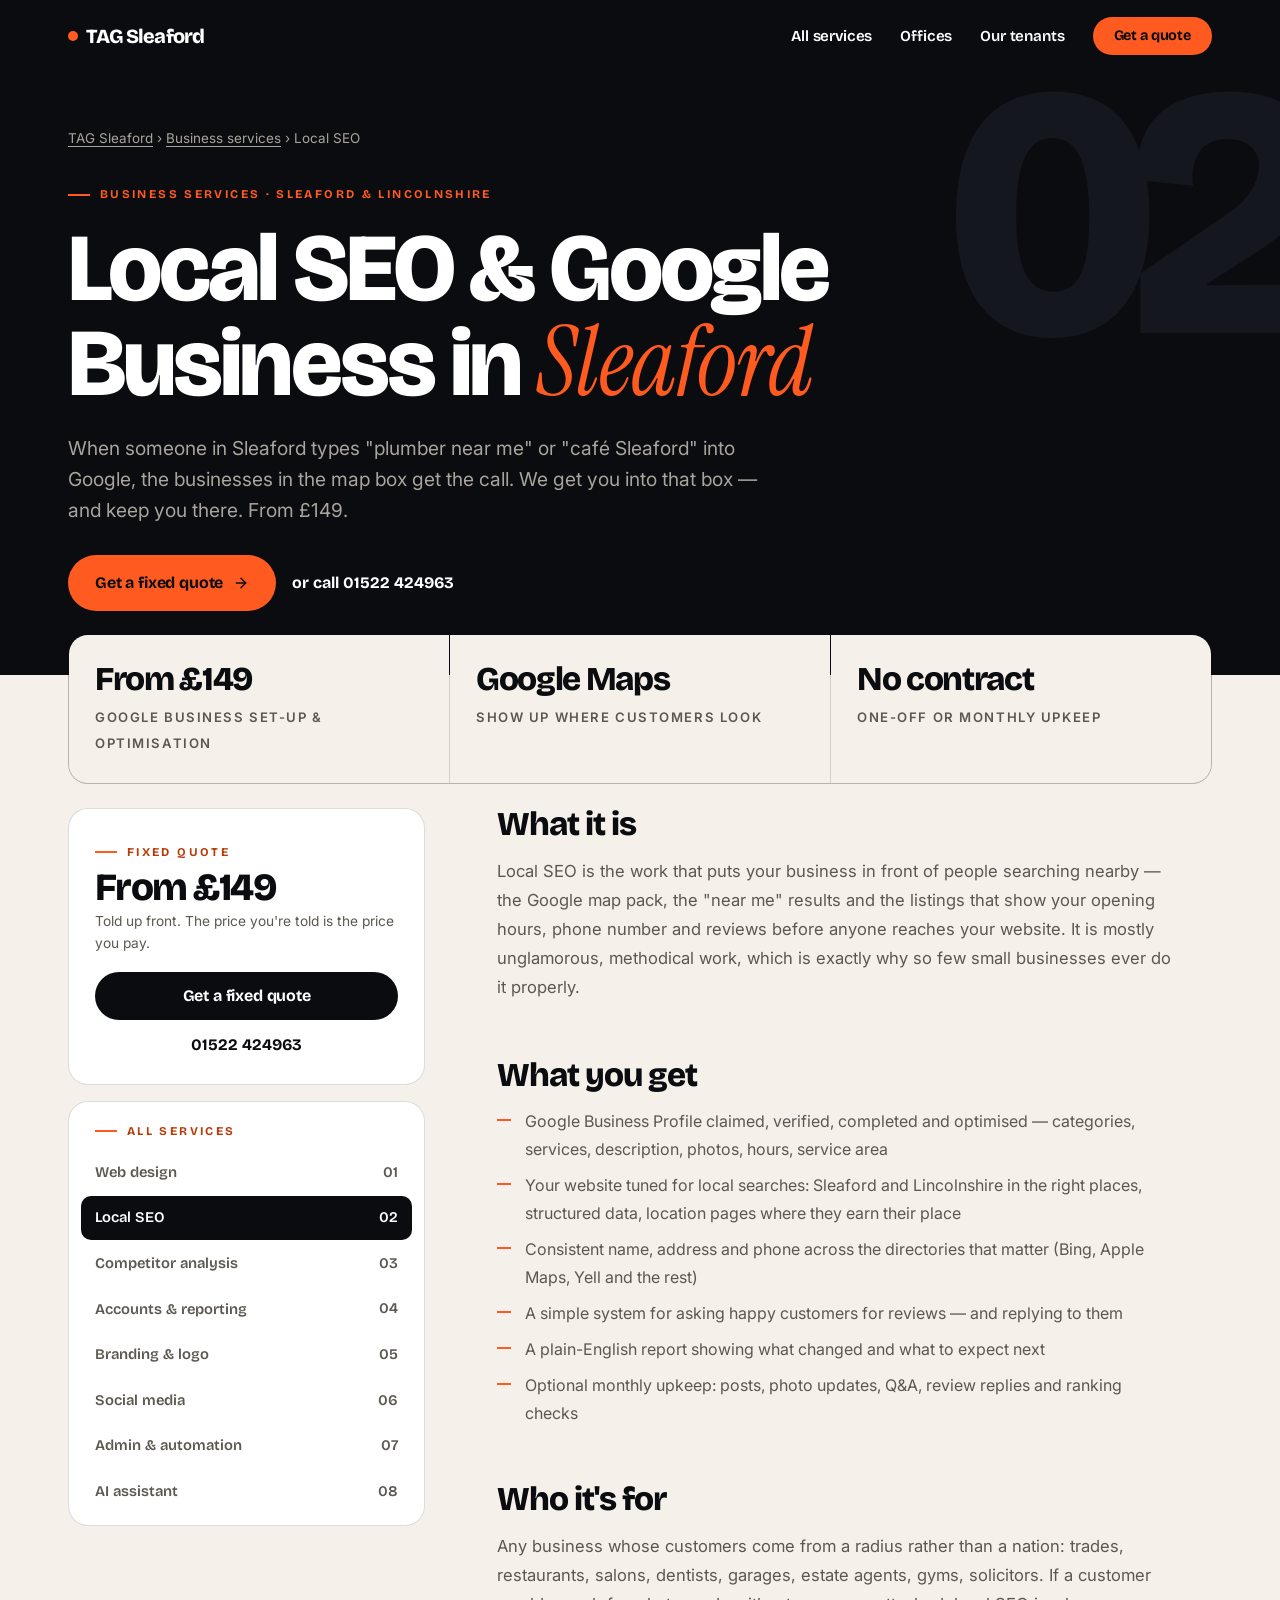
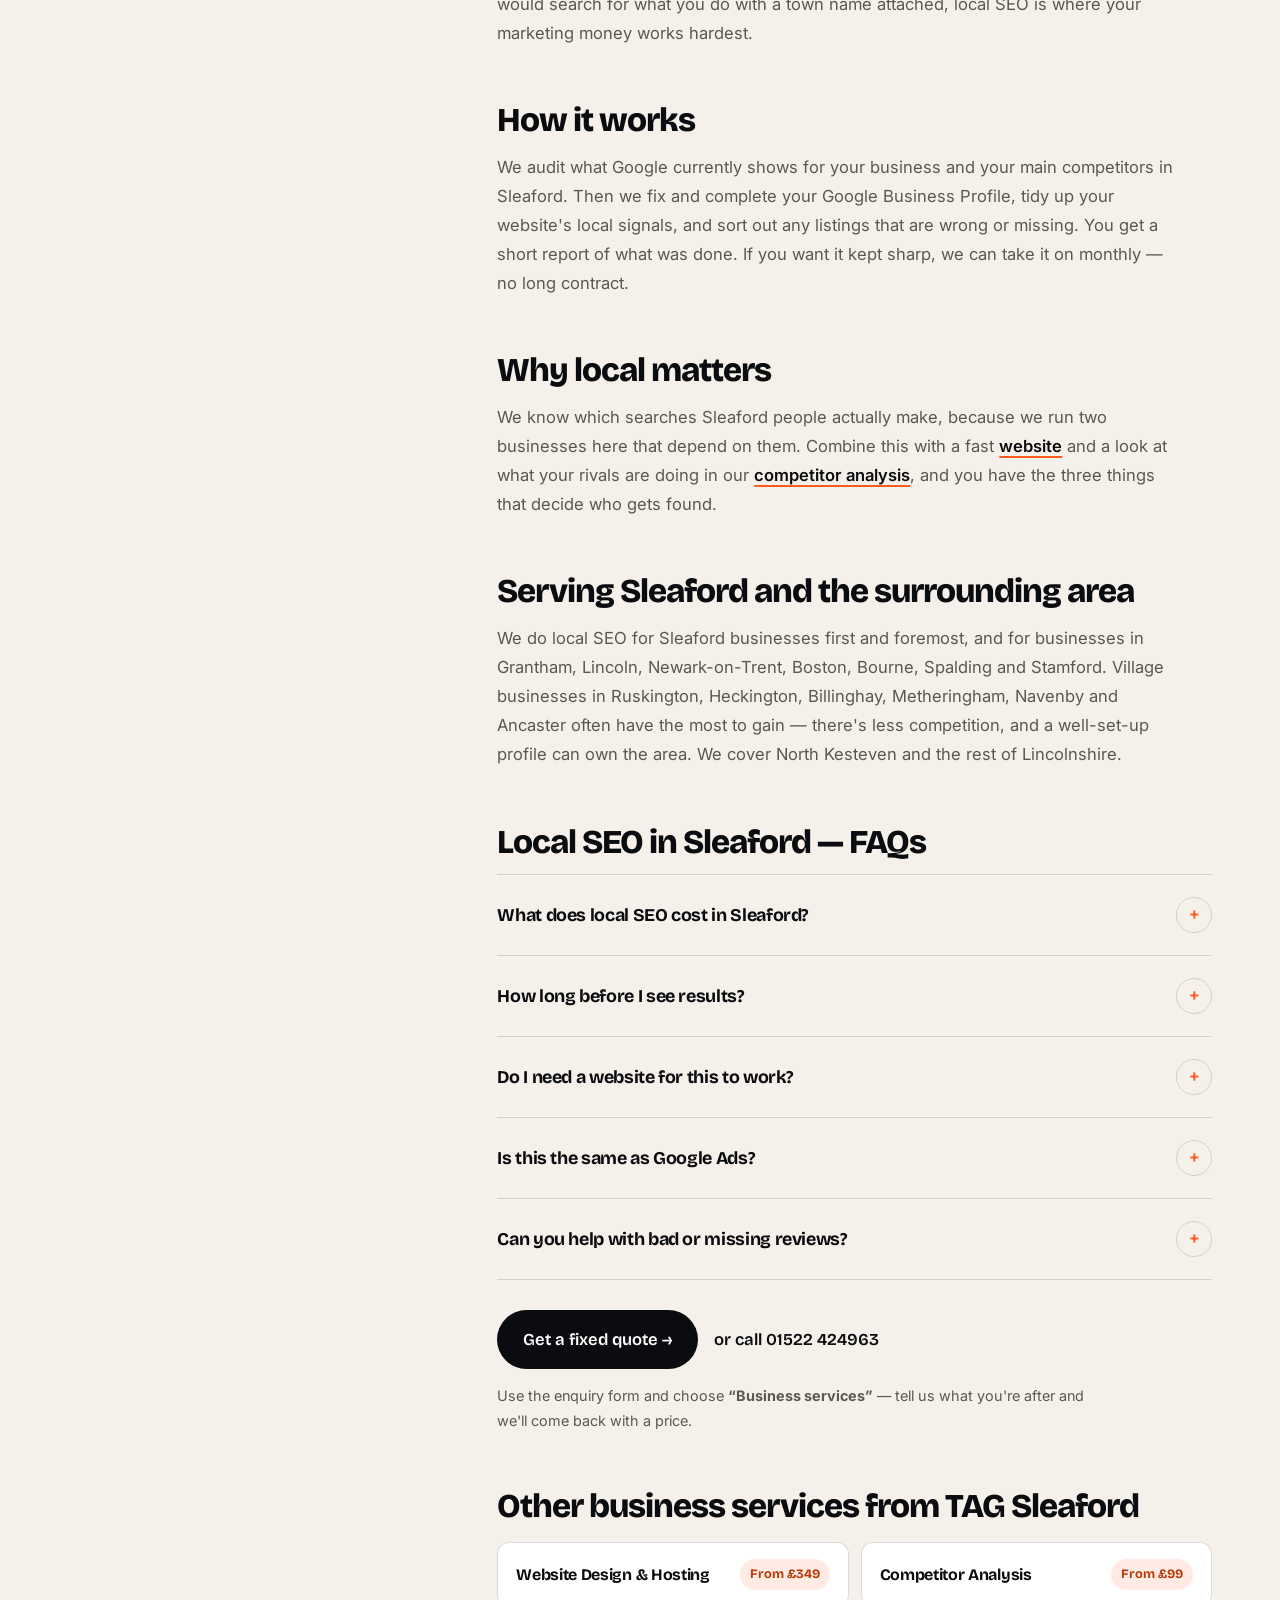
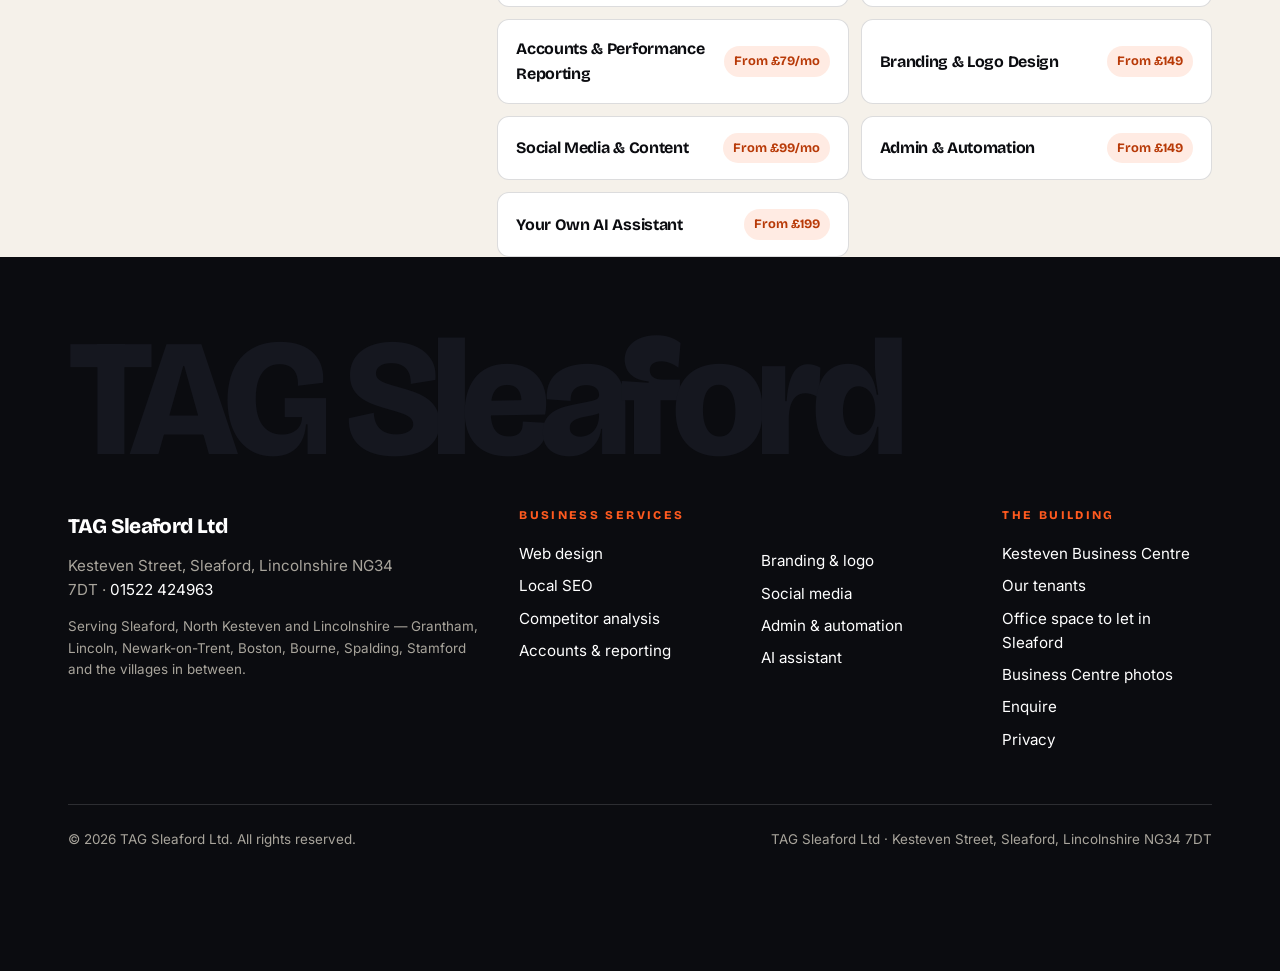
<file: local-seo-sleaford.html>
<!DOCTYPE html>
<html lang="en-GB">
<head>
<meta charset="UTF-8">
<meta name="viewport" content="width=device-width, initial-scale=1.0">
<title>Local SEO in Sleaford from £149 | TAG Sleaford</title>
<meta name="description" content="Local SEO in Sleaford from £149 — Google Business Profile set-up and optimisation, Maps, reviews and local search for businesses in Sleaford and Lincolnshire.">
<link rel="icon" href="/favicon.svg" type="image/svg+xml">
<meta name="theme-color" content="#0B0C10">
<link rel="preconnect" href="https://fonts.googleapis.com">
<link rel="preconnect" href="https://fonts.gstatic.com" crossorigin>
<link href="https://fonts.googleapis.com/css2?family=Bricolage+Grotesque:opsz,wght@12..96,500;12..96,700;12..96,800&family=Instrument+Serif:ital@1&family=Inter:wght@400;500;600&display=swap" rel="stylesheet">
<link rel="stylesheet" href="/styles.css">
<link rel="canonical" href="https://tagsleaford.com/local-seo-sleaford.html">
<meta name="robots" content="index,follow,max-image-preview:large">
<meta name="author" content="TAG Sleaford">
<meta name="geo.region" content="GB-LIN">
<meta name="geo.placename" content="Sleaford, Lincolnshire">
<meta name="geo.position" content="53.0082741;-0.3950016">
<meta name="ICBM" content="53.0082741, -0.3950016">
<meta property="og:type" content="website">
<meta property="og:site_name" content="TAG Sleaford">
<meta property="og:title" content="Local SEO in Sleaford from £149 | TAG Sleaford">
<meta property="og:description" content="Local SEO in Sleaford from £149 — Google Business Profile set-up and optimisation, Maps, reviews and local search for businesses in Sleaford and Lincolnshire.">
<meta property="og:url" content="https://tagsleaford.com/local-seo-sleaford.html">
<meta property="og:image" content="https://centre.tagsleaford.com/kbc-exterior.webp">
<meta property="og:locale" content="en_GB">
<meta name="twitter:card" content="summary_large_image">
<meta name="twitter:title" content="Local SEO in Sleaford from £149 | TAG Sleaford">
<meta name="twitter:description" content="Local SEO in Sleaford from £149 — Google Business Profile set-up and optimisation, Maps, reviews and local search for businesses in Sleaford and Lincolnshire.">
<meta name="twitter:image" content="https://centre.tagsleaford.com/kbc-exterior.webp">
<script type="application/ld+json">{"@context":"https://schema.org","@type":"Service","serviceType":"Local SEO","name":"Local SEO & Google Business in Sleaford","url":"https://tagsleaford.com/local-seo-sleaford.html","description":"Local SEO in Sleaford from £149 — Google Business Profile set-up and optimisation, Maps, reviews and local search for businesses in Sleaford and Lincolnshire.","image":"https://centre.tagsleaford.com/kbc-exterior.webp","provider":{"@type":"ProfessionalService","name":"TAG Sleaford","url":"https://tagsleaford.com/","telephone":"+441522424963","address":{"@type":"PostalAddress","streetAddress":"Kesteven Street","addressLocality":"Sleaford","addressRegion":"Lincolnshire","postalCode":"NG34 7DT","addressCountry":"GB"}},"areaServed":[{"@type":"City","name":"Sleaford"},{"@type":"City","name":"Grantham"},{"@type":"City","name":"Lincoln"},{"@type":"City","name":"Newark-on-Trent"},{"@type":"City","name":"Boston"},{"@type":"City","name":"Bourne"},{"@type":"City","name":"Spalding"},{"@type":"City","name":"Stamford"},{"@type":"Place","name":"Ruskington"},{"@type":"Place","name":"Heckington"},{"@type":"Place","name":"Billinghay"},{"@type":"Place","name":"Metheringham"},{"@type":"Place","name":"Navenby"},{"@type":"Place","name":"Ancaster"},{"@type":"AdministrativeArea","name":"North Kesteven"},{"@type":"AdministrativeArea","name":"Lincolnshire"}],"offers":{"@type":"Offer","price":"149","priceCurrency":"GBP","priceSpecification":{"@type":"PriceSpecification","minPrice":"149","priceCurrency":"GBP"},"url":"https://centre.tagsleaford.com/#enquire"}}</script>
<script type="application/ld+json">{"@context":"https://schema.org","@type":"BreadcrumbList","itemListElement":[{"@type":"ListItem","position":1,"name":"TAG Sleaford","item":"https://tagsleaford.com/"},{"@type":"ListItem","position":2,"name":"Business services","item":"https://tagsleaford.com/#services"},{"@type":"ListItem","position":3,"name":"Local SEO & Google Business in Sleaford","item":"https://tagsleaford.com/local-seo-sleaford.html"}]}</script>
<script type="application/ld+json">{"@context":"https://schema.org","@type":"FAQPage","mainEntity":[{"@type":"Question","name":"What does local SEO cost in Sleaford?","acceptedAnswer":{"@type":"Answer","text":"Local SEO and Google Business set-up starts from £149 as a one-off. If you'd like it looked after monthly — posts, reviews, updates and ranking checks — we'll quote a fixed monthly fee with no long contract."}},{"@type":"Question","name":"How long before I see results?","acceptedAnswer":{"@type":"Answer","text":"Google Business changes can show within days; ranking improvements in the map pack usually build over a few weeks as Google re-crawls and reviews come in. We'll be honest about what's realistic for your category and area."}},{"@type":"Question","name":"Do I need a website for this to work?","acceptedAnswer":{"@type":"Answer","text":"A Google Business Profile works on its own, but a fast website that mentions Sleaford in the right places makes it work far better. We can do either or both."}},{"@type":"Question","name":"Is this the same as Google Ads?","acceptedAnswer":{"@type":"Answer","text":"No. Local SEO is about earning your place in the free results and the map pack. Ads are paid and stop the moment you stop paying. We focus on the part that keeps working."}},{"@type":"Question","name":"Can you help with bad or missing reviews?","acceptedAnswer":{"@type":"Answer","text":"We can set up a simple way to ask customers for reviews, draft replies to the ones you have, and advise on the ones you'd rather not have. We never post fake reviews."}}]}</script>
</head>
<body>
<nav class="nav on-dark" id="nav" aria-label="Main">
  <div class="wrap nav-in">
    <a class="wordmark" href="/"><i></i>TAG Sleaford</a>
    <div class="nav-links">
      <a href="/#services">All services</a>
      <a href="https://centre.tagsleaford.com">Offices</a>
      <a href="https://centre.tagsleaford.com/tenants.html">Our tenants</a>
      <a class="btn btn-accent enq" href="https://centre.tagsleaford.com/#enquire">Get a quote</a>
    </div>
  </div>
</nav>
<header class="wd-hero on-dark" data-no="02">
  <div class="wrap">
    <p class="crumbs"><a href="/">TAG Sleaford</a> &rsaquo; <a href="/#services">Business services</a> &rsaquo; Local SEO</p>
    <span class="eyebrow">Business services &middot; Sleaford &amp; Lincolnshire</span>
    <h1>Local SEO &amp; Google Business in <span class="em">Sleaford</span></h1>
    <p class="lead">When someone in Sleaford types "plumber near me" or "café Sleaford" into Google, the businesses in the map box get the call. We get you into that box — and keep you there. From £149.</p>
    <div class="hero-actions"><a class="btn btn-accent" href="https://centre.tagsleaford.com/#enquire">Get a fixed quote <svg viewBox="0 0 24 24" fill="none" stroke="currentColor" stroke-width="2.2" stroke-linecap="round" stroke-linejoin="round"><line x1="5" y1="12" x2="19" y2="12"/><polyline points="12 5 19 12 12 19"/></svg></a><a class="call" href="tel:+441522424963">or call 01522 424963</a></div>
  </div>
</header>
<main class="wd" id="main">
  <div class="wrap facts-band"><div class="facts reveal in"><div class="fact"><b>From £149</b><span>Google Business set-up &amp; optimisation</span></div><div class="fact"><b>Google Maps</b><span>show up where customers look</span></div><div class="fact"><b>No contract</b><span>one-off or monthly upkeep</span></div></div></div>
  <div class="wrap wd-body">
    <aside class="wd-aside">
      <div class="sticky-label" style="display:grid;gap:16px">
        <div class="aside-card"><span class="eyebrow">Fixed quote</span><div class="p">From £149</div><small>Told up front. The price you're told is the price you pay.</small><a class="btn btn-ink" href="https://centre.tagsleaford.com/#enquire">Get a fixed quote</a><a class="call" href="tel:+441522424963">01522 424963</a></div>
        <div class="aside-card" style="padding:12px"><span class="eyebrow" style="padding:8px 14px 10px">All services</span><nav class="aside-nav" aria-label="Business services"><a href="web-design-sleaford.html">Web design<span aria-hidden="true">01</span></a><a href="local-seo-sleaford.html" aria-current="page">Local SEO<span aria-hidden="true">02</span></a><a href="competitor-analysis-sleaford.html">Competitor analysis<span aria-hidden="true">03</span></a><a href="accounts-reporting-sleaford.html">Accounts &amp; reporting<span aria-hidden="true">04</span></a><a href="branding-logo-design-sleaford.html">Branding &amp; logo<span aria-hidden="true">05</span></a><a href="social-media-sleaford.html">Social media<span aria-hidden="true">06</span></a><a href="admin-automation-sleaford.html">Admin &amp; automation<span aria-hidden="true">07</span></a><a href="ai-assistant-sleaford.html">AI assistant<span aria-hidden="true">08</span></a></nav></div>
      </div>
    </aside>
    <article class="wd-article reveal in">
<h2>What it is</h2>
<p>Local SEO is the work that puts your business in front of people searching nearby — the Google map pack, the "near me" results and the listings that show your opening hours, phone number and reviews before anyone reaches your website. It is mostly unglamorous, methodical work, which is exactly why so few small businesses ever do it properly.</p>
<h2>What you get</h2>
<ul>
<li>Google Business Profile claimed, verified, completed and optimised — categories, services, description, photos, hours, service area</li>
<li>Your website tuned for local searches: Sleaford and Lincolnshire in the right places, structured data, location pages where they earn their place</li>
<li>Consistent name, address and phone across the directories that matter (Bing, Apple Maps, Yell and the rest)</li>
<li>A simple system for asking happy customers for reviews — and replying to them</li>
<li>A plain-English report showing what changed and what to expect next</li>
<li>Optional monthly upkeep: posts, photo updates, Q&amp;A, review replies and ranking checks</li>
</ul>
<h2>Who it's for</h2>
<p>Any business whose customers come from a radius rather than a nation: trades, restaurants, salons, dentists, garages, estate agents, gyms, solicitors. If a customer would search for what you do with a town name attached, local SEO is where your marketing money works hardest.</p>
<h2>How it works</h2>
<p>We audit what Google currently shows for your business and your main competitors in Sleaford. Then we fix and complete your Google Business Profile, tidy up your website's local signals, and sort out any listings that are wrong or missing. You get a short report of what was done. If you want it kept sharp, we can take it on monthly — no long contract.</p>
<h2>Why local matters</h2>
<p>We know which searches Sleaford people actually make, because we run two businesses here that depend on them. Combine this with a fast <a href="web-design-sleaford.html">website</a> and a look at what your rivals are doing in our <a href="competitor-analysis-sleaford.html">competitor analysis</a>, and you have the three things that decide who gets found.</p>

    <h2>Serving Sleaford and the surrounding area</h2>
    <p>We do local SEO for Sleaford businesses first and foremost, and for businesses in Grantham, Lincoln, Newark-on-Trent, Boston, Bourne, Spalding and Stamford. Village businesses in Ruskington, Heckington, Billinghay, Metheringham, Navenby and Ancaster often have the most to gain — there's less competition, and a well-set-up profile can own the area. We cover North Kesteven and the rest of Lincolnshire.</p>
    <h2>Local SEO in Sleaford &mdash; FAQs</h2>
    <details><summary>What does local SEO cost in Sleaford?</summary><p>Local SEO and Google Business set-up starts from £149 as a one-off. If you'd like it looked after monthly — posts, reviews, updates and ranking checks — we'll quote a fixed monthly fee with no long contract.</p></details><details><summary>How long before I see results?</summary><p>Google Business changes can show within days; ranking improvements in the map pack usually build over a few weeks as Google re-crawls and reviews come in. We'll be honest about what's realistic for your category and area.</p></details><details><summary>Do I need a website for this to work?</summary><p>A Google Business Profile works on its own, but a fast website that mentions Sleaford in the right places makes it work far better. We can do either or both.</p></details><details><summary>Is this the same as Google Ads?</summary><p>No. Local SEO is about earning your place in the free results and the map pack. Ads are paid and stop the moment you stop paying. We focus on the part that keeps working.</p></details><details><summary>Can you help with bad or missing reviews?</summary><p>We can set up a simple way to ask customers for reviews, draft replies to the ones you have, and advise on the ones you'd rather not have. We never post fake reviews.</p></details>
    <p style="margin-top:30px"><a class="cta" href="https://centre.tagsleaford.com/#enquire">Get a fixed quote &rarr;</a><a class="call" href="tel:+441522424963">or call 01522 424963</a></p>
    <p style="margin-top:8px;font-size:.9rem">Use the enquiry form and choose <strong>&ldquo;Business services&rdquo;</strong> &mdash; tell us what you're after and we'll come back with a price.</p>
    <h2>Other business services from TAG Sleaford</h2>
    <div class="others"><a class="other" href="web-design-sleaford.html"><b>Website Design &amp; Hosting</b><span>From £349</span></a><a class="other" href="competitor-analysis-sleaford.html"><b>Competitor Analysis</b><span>From £99</span></a><a class="other" href="accounts-reporting-sleaford.html"><b>Accounts &amp; Performance Reporting</b><span>From £79/mo</span></a><a class="other" href="branding-logo-design-sleaford.html"><b>Branding &amp; Logo Design</b><span>From £149</span></a><a class="other" href="social-media-sleaford.html"><b>Social Media &amp; Content</b><span>From £99/mo</span></a><a class="other" href="admin-automation-sleaford.html"><b>Admin &amp; Automation</b><span>From £149</span></a><a class="other" href="ai-assistant-sleaford.html"><b>Your Own AI Assistant</b><span>From £199</span></a></div>
    </article>
  </div>
</main>
<footer>
  <div class="wrap">
    <div class="foot-mark" aria-hidden="true">TAG Sleaford</div>
    <div class="foot-grid">
      <div>
        <div class="foot-brand">TAG Sleaford Ltd</div>
        <p style="max-width:34ch">Kesteven Street, Sleaford, Lincolnshire NG34 7DT &middot; <a href="tel:+441522424963" style="color:#fff">01522 424963</a></p>
        <p class="serving" style="margin-top:14px">Serving Sleaford, North Kesteven and Lincolnshire &mdash; Grantham, Lincoln, Newark-on-Trent, Boston, Bourne, Spalding, Stamford and the villages in between.</p>
      </div>
      <div class="foot-col"><h3>Business services</h3><a href="web-design-sleaford.html">Web design</a><a href="local-seo-sleaford.html">Local SEO</a><a href="competitor-analysis-sleaford.html">Competitor analysis</a><a href="accounts-reporting-sleaford.html">Accounts &amp; reporting</a></div>
      <div class="foot-col"><div class="foot-h" aria-hidden="true">&nbsp;</div><a href="branding-logo-design-sleaford.html">Branding &amp; logo</a><a href="social-media-sleaford.html">Social media</a><a href="admin-automation-sleaford.html">Admin &amp; automation</a><a href="ai-assistant-sleaford.html">AI assistant</a></div>
      <div class="foot-col"><h3>The building</h3><a href="https://centre.tagsleaford.com">Kesteven Business Centre</a><a href="https://centre.tagsleaford.com/tenants.html">Our tenants</a><a href="https://centre.tagsleaford.com/office-space-sleaford.html">Office space to let in Sleaford</a><a href="https://centre.tagsleaford.com/gallery.html">Business Centre photos</a><a href="https://centre.tagsleaford.com/#enquire">Enquire</a><a href="privacy.html">Privacy</a></div>
    </div>
    <div class="foot-bottom"><span>&copy; <span id="yr"></span> TAG Sleaford Ltd. All rights reserved.</span><span>TAG Sleaford Ltd &middot; Kesteven Street, Sleaford, Lincolnshire NG34 7DT</span></div>
  </div>
</footer>
<div class="float-pill" aria-label="Quick contact">
  <a href="tel:+441522424963"><svg viewBox="0 0 24 24" fill="none" stroke="currentColor" stroke-width="2" stroke-linecap="round" stroke-linejoin="round"><path d="M22 16.92v3a2 2 0 0 1-2.18 2 19.79 19.79 0 0 1-8.63-3.07 19.5 19.5 0 0 1-6-6 19.79 19.79 0 0 1-3.07-8.67A2 2 0 0 1 4.11 2h3a2 2 0 0 1 2 1.72c.13.96.36 1.9.7 2.81a2 2 0 0 1-.45 2.11L8.09 9.91a16 16 0 0 0 6 6l1.27-1.27a2 2 0 0 1 2.11-.45c.91.34 1.85.57 2.81.7A2 2 0 0 1 22 16.92z"/></svg>Call</a>
  <a class="primary" href="https://centre.tagsleaford.com/#enquire">Get a quote</a>
</div>
<script>
(function(){
  var nav=document.getElementById('nav');
  function onScroll(){if(nav){nav.classList.toggle('is-scrolled',window.scrollY>24);}}
  window.addEventListener('scroll',onScroll,{passive:true});onScroll();
  var y=document.getElementById('yr');if(y)y.textContent=new Date().getFullYear();
  var els=document.querySelectorAll('.reveal');
  if('IntersectionObserver' in window){
    var io=new IntersectionObserver(function(en){en.forEach(function(e){if(e.isIntersecting){e.target.classList.add('in');io.unobserve(e.target);}});},{rootMargin:'0px 0px -8% 0px',threshold:.08});
    els.forEach(function(el){io.observe(el);});
  }else{els.forEach(function(el){el.classList.add('in');});}
  var reduce=window.matchMedia('(prefers-reduced-motion: reduce)').matches;
  document.querySelectorAll('[data-count]').forEach(function(el){
    var end=parseFloat(el.getAttribute('data-count')),pre=el.getAttribute('data-prefix')||'',suf=el.getAttribute('data-suffix')||'';
    function fmt(n){return pre+Math.round(n).toLocaleString('en-GB')+suf;}
    if(reduce||!('IntersectionObserver' in window)){el.textContent=fmt(end);return;}
    var done=false;var o=new IntersectionObserver(function(en){if(en[0].isIntersecting&&!done){done=true;var t0=null;function step(t){if(!t0)t0=t;var p=Math.min(1,(t-t0)/1400);var e=1-Math.pow(1-p,3);el.textContent=fmt(end*e);if(p<1)requestAnimationFrame(step);}requestAnimationFrame(step);o.disconnect();}},{threshold:.4});o.observe(el);
  });
})();
</script>
</body>
</html>
</file>
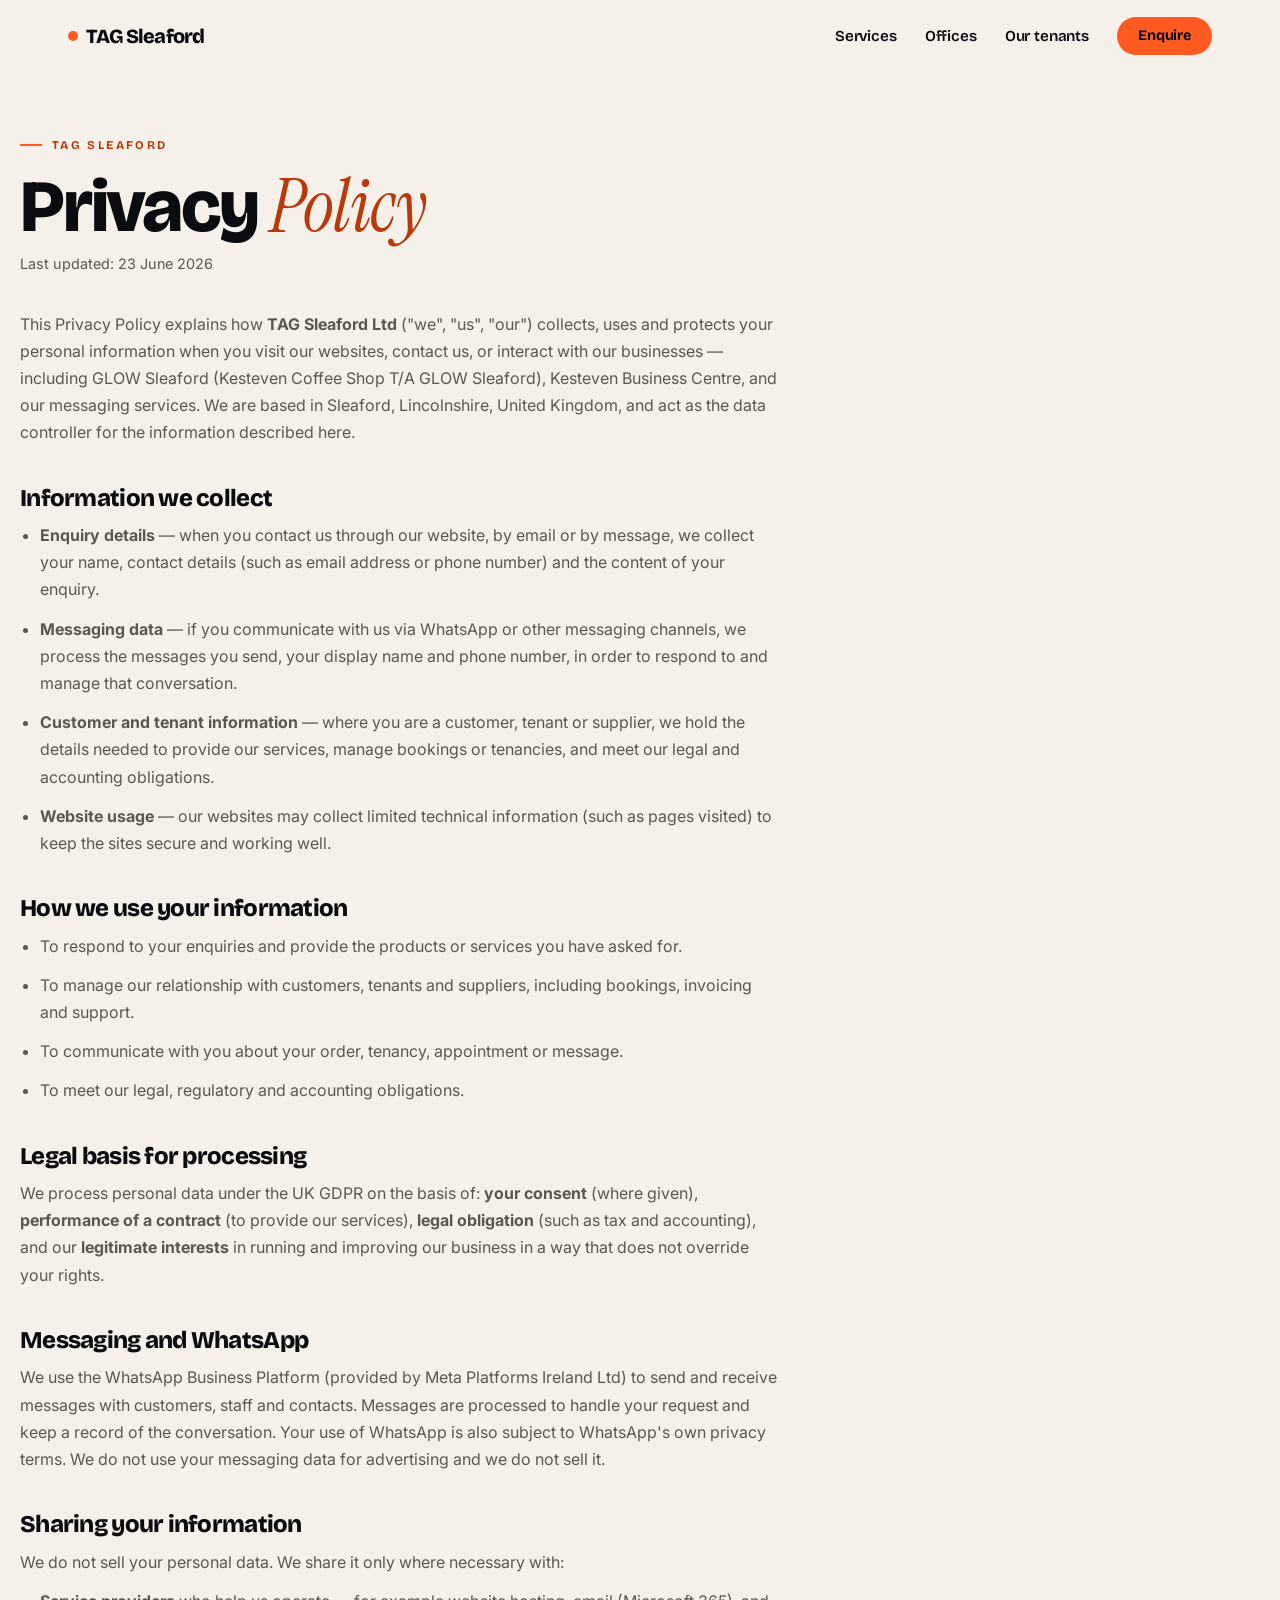
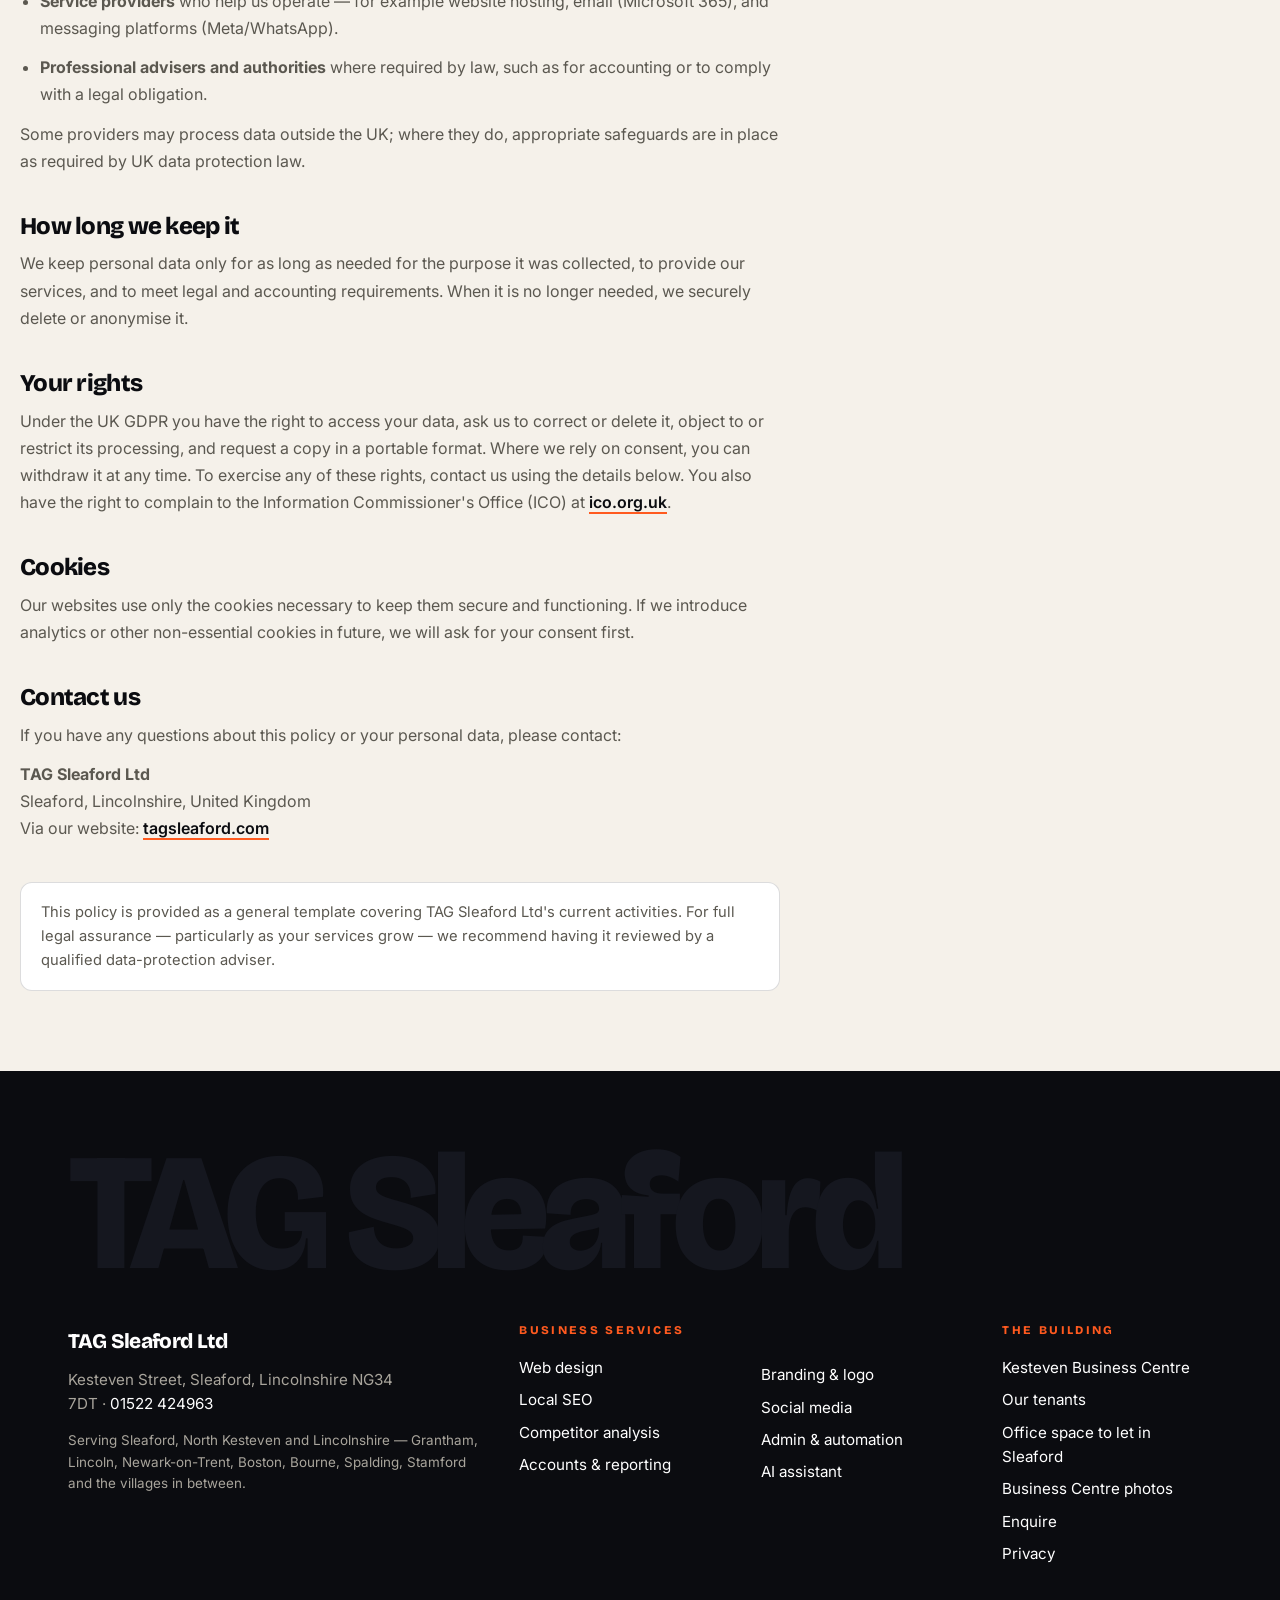
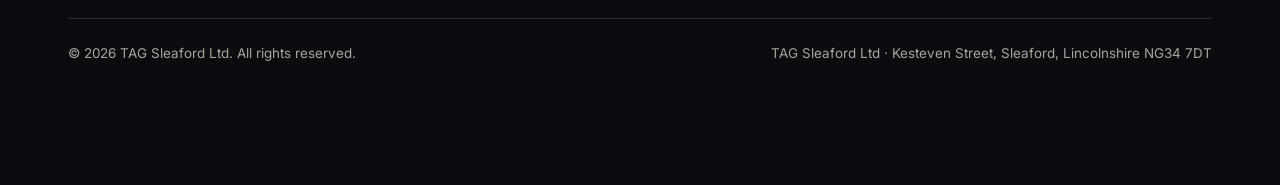
<file: privacy.html>
<!DOCTYPE html>
<html lang="en-GB">
<head>
<meta charset="UTF-8">
<meta name="viewport" content="width=device-width, initial-scale=1.0">
<title>Privacy Policy | TAG Sleaford</title>
<meta name="description" content="Privacy Policy for TAG Sleaford Ltd — how we collect, use and protect your personal data.">
<link rel="icon" href="/favicon.svg" type="image/svg+xml">
<meta name="theme-color" content="#0B0C10">
<link rel="preconnect" href="https://fonts.googleapis.com">
<link rel="preconnect" href="https://fonts.gstatic.com" crossorigin>
<link href="https://fonts.googleapis.com/css2?family=Bricolage+Grotesque:opsz,wght@12..96,500;12..96,700;12..96,800&family=Instrument+Serif:ital@1&family=Inter:wght@400;500;600&display=swap" rel="stylesheet">
<link rel="stylesheet" href="/styles.css">
<link rel="canonical" href="https://tagsleaford.com/privacy.html">
<meta name="robots" content="index,follow">
<meta name="author" content="TAG Sleaford">
<meta name="geo.region" content="GB-LIN">
<meta name="geo.placename" content="Sleaford, Lincolnshire">
<meta name="geo.position" content="53.0082741;-0.3950016">
<meta name="ICBM" content="53.0082741, -0.3950016">
<meta property="og:type" content="website">
<meta property="og:site_name" content="TAG Sleaford">
<meta property="og:locale" content="en_GB">
<meta property="og:title" content="Privacy Policy | TAG Sleaford">
<meta property="og:description" content="Privacy Policy for TAG Sleaford Ltd — how we collect, use and protect your personal data.">
<meta property="og:url" content="https://tagsleaford.com/privacy.html">
<meta property="og:image" content="https://centre.tagsleaford.com/kbc-exterior.webp">
<meta name="twitter:card" content="summary_large_image">
<meta name="twitter:title" content="Privacy Policy | TAG Sleaford">
<meta name="twitter:description" content="Privacy Policy for TAG Sleaford Ltd — how we collect, use and protect your personal data.">
<meta name="twitter:image" content="https://centre.tagsleaford.com/kbc-exterior.webp">
<script type="application/ld+json">{"@context":"https://schema.org","@type":"BreadcrumbList","itemListElement":[{"@type":"ListItem","position":1,"name":"TAG Sleaford","item":"https://tagsleaford.com/"},{"@type":"ListItem","position":2,"name":"Privacy Policy","item":"https://tagsleaford.com/privacy.html"}]}</script>
</head>
<body>
<nav class="nav" id="nav" aria-label="Main">
  <div class="wrap nav-in">
    <a class="wordmark" href="/"><i></i>TAG Sleaford</a>
    <div class="nav-links">
      <a href="/#services">Services</a>
      <a href="https://centre.tagsleaford.com">Offices</a>
      <a href="https://centre.tagsleaford.com/tenants.html">Our tenants</a>
      <a class="btn btn-accent" href="https://centre.tagsleaford.com/#enquire">Enquire</a>
    </div>
  </div>
</nav>
<main class="plain wrap" id="main">
  <div class="inner">
    <span class="eyebrow">TAG Sleaford</span>
    <h1>Privacy <span class="em">Policy</span></h1>
    <div class="updated">Last updated: 23 June 2026</div>
    <p>This Privacy Policy explains how <strong>TAG Sleaford Ltd</strong> ("we", "us", "our") collects, uses and protects your personal information when you visit our websites, contact us, or interact with our businesses — including GLOW Sleaford (Kesteven Coffee Shop T/A GLOW Sleaford), Kesteven Business Centre, and our messaging services. We are based in Sleaford, Lincolnshire, United Kingdom, and act as the data controller for the information described here.</p>

    <h2>Information we collect</h2>
    <ul>
      <li><strong>Enquiry details</strong> — when you contact us through our website, by email or by message, we collect your name, contact details (such as email address or phone number) and the content of your enquiry.</li>
      <li><strong>Messaging data</strong> — if you communicate with us via WhatsApp or other messaging channels, we process the messages you send, your display name and phone number, in order to respond to and manage that conversation.</li>
      <li><strong>Customer and tenant information</strong> — where you are a customer, tenant or supplier, we hold the details needed to provide our services, manage bookings or tenancies, and meet our legal and accounting obligations.</li>
      <li><strong>Website usage</strong> — our websites may collect limited technical information (such as pages visited) to keep the sites secure and working well.</li>
    </ul>

    <h2>How we use your information</h2>
    <ul>
      <li>To respond to your enquiries and provide the products or services you have asked for.</li>
      <li>To manage our relationship with customers, tenants and suppliers, including bookings, invoicing and support.</li>
      <li>To communicate with you about your order, tenancy, appointment or message.</li>
      <li>To meet our legal, regulatory and accounting obligations.</li>
    </ul>

    <h2>Legal basis for processing</h2>
    <p>We process personal data under the UK GDPR on the basis of: <strong>your consent</strong> (where given), <strong>performance of a contract</strong> (to provide our services), <strong>legal obligation</strong> (such as tax and accounting), and our <strong>legitimate interests</strong> in running and improving our business in a way that does not override your rights.</p>

    <h2>Messaging and WhatsApp</h2>
    <p>We use the WhatsApp Business Platform (provided by Meta Platforms Ireland Ltd) to send and receive messages with customers, staff and contacts. Messages are processed to handle your request and keep a record of the conversation. Your use of WhatsApp is also subject to WhatsApp's own privacy terms. We do not use your messaging data for advertising and we do not sell it.</p>

    <h2>Sharing your information</h2>
    <p>We do not sell your personal data. We share it only where necessary with:</p>
    <ul>
      <li><strong>Service providers</strong> who help us operate — for example website hosting, email (Microsoft 365), and messaging platforms (Meta/WhatsApp).</li>
      <li><strong>Professional advisers and authorities</strong> where required by law, such as for accounting or to comply with a legal obligation.</li>
    </ul>
    <p>Some providers may process data outside the UK; where they do, appropriate safeguards are in place as required by UK data protection law.</p>

    <h2>How long we keep it</h2>
    <p>We keep personal data only for as long as needed for the purpose it was collected, to provide our services, and to meet legal and accounting requirements. When it is no longer needed, we securely delete or anonymise it.</p>

    <h2>Your rights</h2>
    <p>Under the UK GDPR you have the right to access your data, ask us to correct or delete it, object to or restrict its processing, and request a copy in a portable format. Where we rely on consent, you can withdraw it at any time. To exercise any of these rights, contact us using the details below. You also have the right to complain to the Information Commissioner's Office (ICO) at <a href="https://ico.org.uk">ico.org.uk</a>.</p>

    <h2>Cookies</h2>
    <p>Our websites use only the cookies necessary to keep them secure and functioning. If we introduce analytics or other non-essential cookies in future, we will ask for your consent first.</p>

    <h2>Contact us</h2>
    <p>If you have any questions about this policy or your personal data, please contact:</p>
    <p><strong>TAG Sleaford Ltd</strong><br>
    Sleaford, Lincolnshire, United Kingdom<br>
    Via our website: <a href="https://tagsleaford.com">tagsleaford.com</a></p>

    <div class="note">This policy is provided as a general template covering TAG Sleaford Ltd's current activities. For full legal assurance — particularly as your services grow — we recommend having it reviewed by a qualified data-protection adviser.</div>
  </div>
</main>
<footer>
  <div class="wrap">
    <div class="foot-mark" aria-hidden="true">TAG Sleaford</div>
    <div class="foot-grid">
      <div>
        <div class="foot-brand">TAG Sleaford Ltd</div>
        <p style="max-width:34ch">Kesteven Street, Sleaford, Lincolnshire NG34 7DT &middot; <a href="tel:+441522424963" style="color:#fff">01522 424963</a></p>
        <p class="serving" style="margin-top:14px">Serving Sleaford, North Kesteven and Lincolnshire &mdash; Grantham, Lincoln, Newark-on-Trent, Boston, Bourne, Spalding, Stamford and the villages in between.</p>
      </div>
      <div class="foot-col"><h3>Business services</h3><a href="web-design-sleaford.html">Web design</a><a href="local-seo-sleaford.html">Local SEO</a><a href="competitor-analysis-sleaford.html">Competitor analysis</a><a href="accounts-reporting-sleaford.html">Accounts &amp; reporting</a></div>
      <div class="foot-col"><div class="foot-h" aria-hidden="true">&nbsp;</div><a href="branding-logo-design-sleaford.html">Branding &amp; logo</a><a href="social-media-sleaford.html">Social media</a><a href="admin-automation-sleaford.html">Admin &amp; automation</a><a href="ai-assistant-sleaford.html">AI assistant</a></div>
      <div class="foot-col"><h3>The building</h3><a href="https://centre.tagsleaford.com">Kesteven Business Centre</a><a href="https://centre.tagsleaford.com/tenants.html">Our tenants</a><a href="https://centre.tagsleaford.com/office-space-sleaford.html">Office space to let in Sleaford</a><a href="https://centre.tagsleaford.com/gallery.html">Business Centre photos</a><a href="https://centre.tagsleaford.com/#enquire">Enquire</a><a href="privacy.html">Privacy</a></div>
    </div>
    <div class="foot-bottom"><span>&copy; <span id="yr"></span> TAG Sleaford Ltd. All rights reserved.</span><span>TAG Sleaford Ltd &middot; Kesteven Street, Sleaford, Lincolnshire NG34 7DT</span></div>
  </div>
</footer>
<script>
(function(){
  var nav=document.getElementById('nav');
  function onScroll(){if(nav){nav.classList.toggle('is-scrolled',window.scrollY>24);}}
  window.addEventListener('scroll',onScroll,{passive:true});onScroll();
  var y=document.getElementById('yr');if(y)y.textContent=new Date().getFullYear();
  var els=document.querySelectorAll('.reveal');
  if('IntersectionObserver' in window){
    var io=new IntersectionObserver(function(en){en.forEach(function(e){if(e.isIntersecting){e.target.classList.add('in');io.unobserve(e.target);}});},{rootMargin:'0px 0px -8% 0px',threshold:.08});
    els.forEach(function(el){io.observe(el);});
  }else{els.forEach(function(el){el.classList.add('in');});}
  var reduce=window.matchMedia('(prefers-reduced-motion: reduce)').matches;
  document.querySelectorAll('[data-count]').forEach(function(el){
    var end=parseFloat(el.getAttribute('data-count')),pre=el.getAttribute('data-prefix')||'',suf=el.getAttribute('data-suffix')||'';
    function fmt(n){return pre+Math.round(n).toLocaleString('en-GB')+suf;}
    if(reduce||!('IntersectionObserver' in window)){el.textContent=fmt(end);return;}
    var done=false;var o=new IntersectionObserver(function(en){if(en[0].isIntersecting&&!done){done=true;var t0=null;function step(t){if(!t0)t0=t;var p=Math.min(1,(t-t0)/1400);var e=1-Math.pow(1-p,3);el.textContent=fmt(end*e);if(p<1)requestAnimationFrame(step);}requestAnimationFrame(step);o.disconnect();}},{threshold:.4});o.observe(el);
  });
})();
</script>
</body>
</html>
</file>
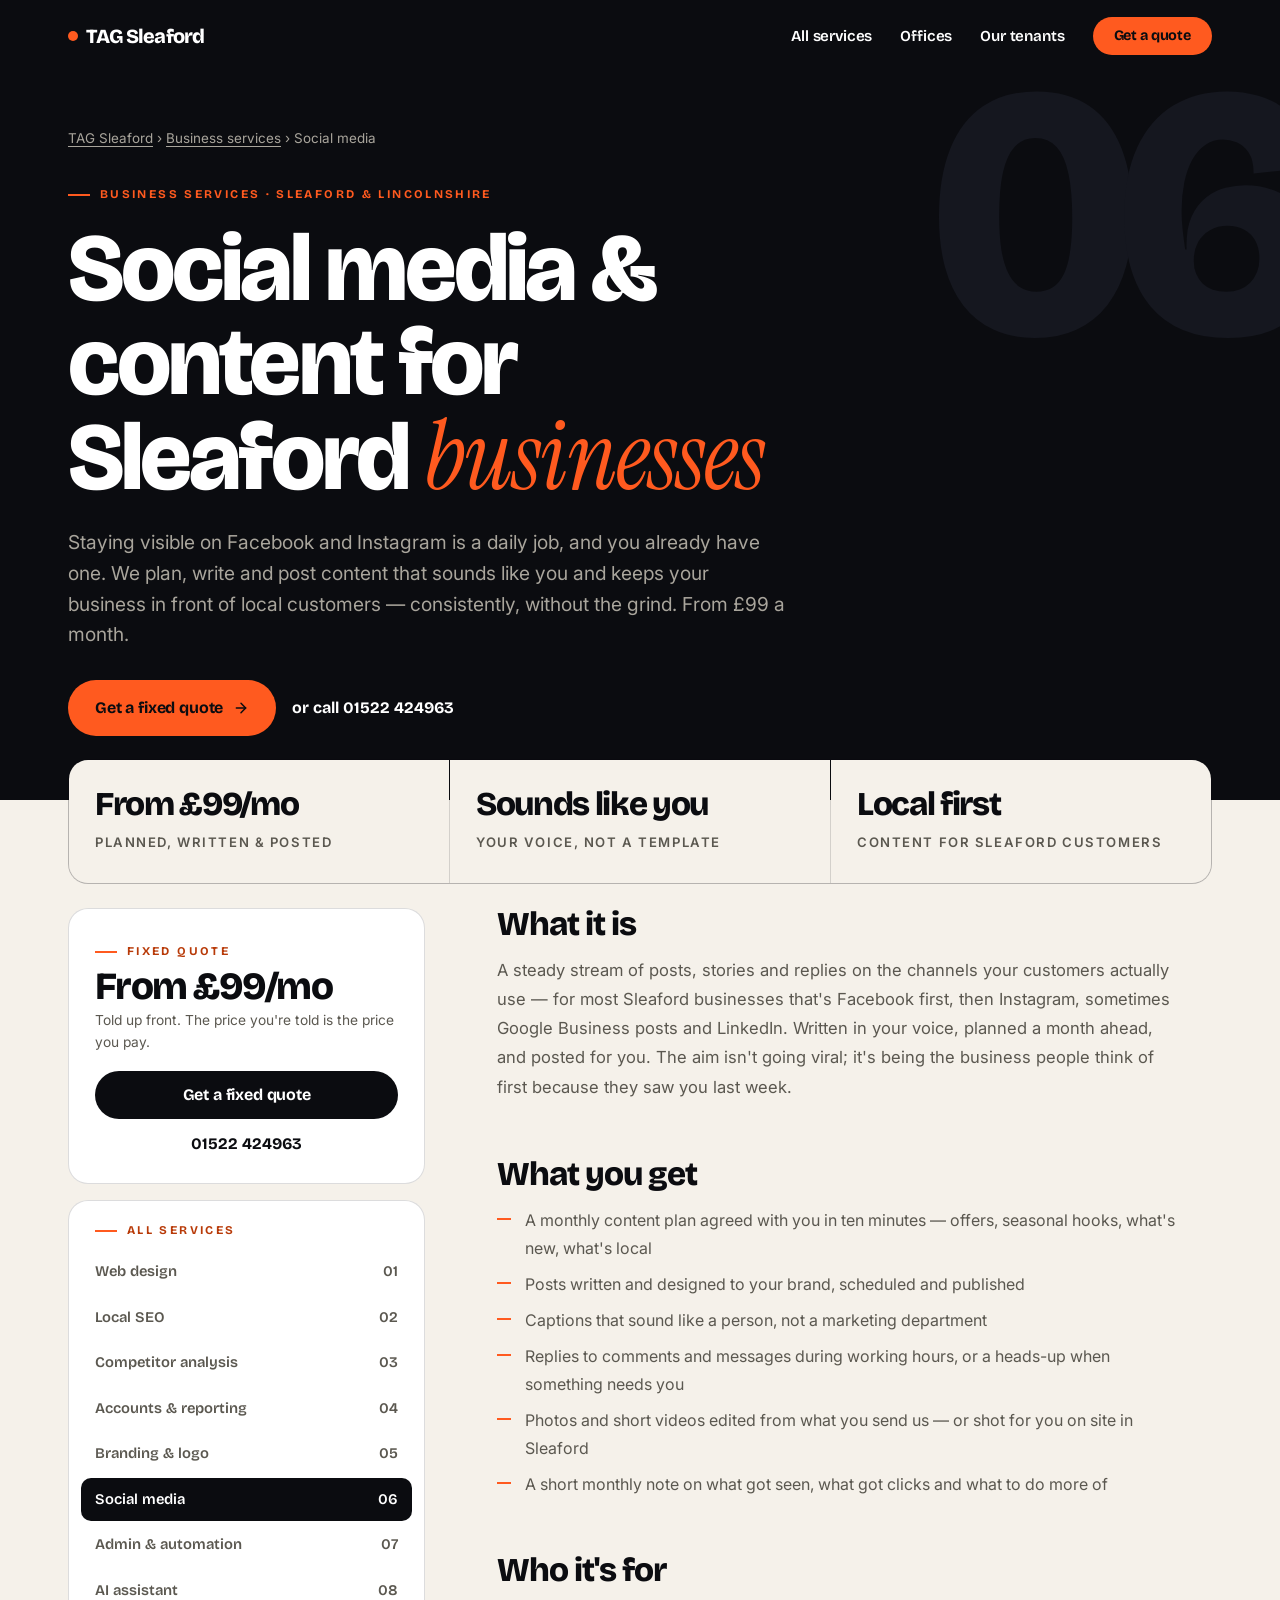
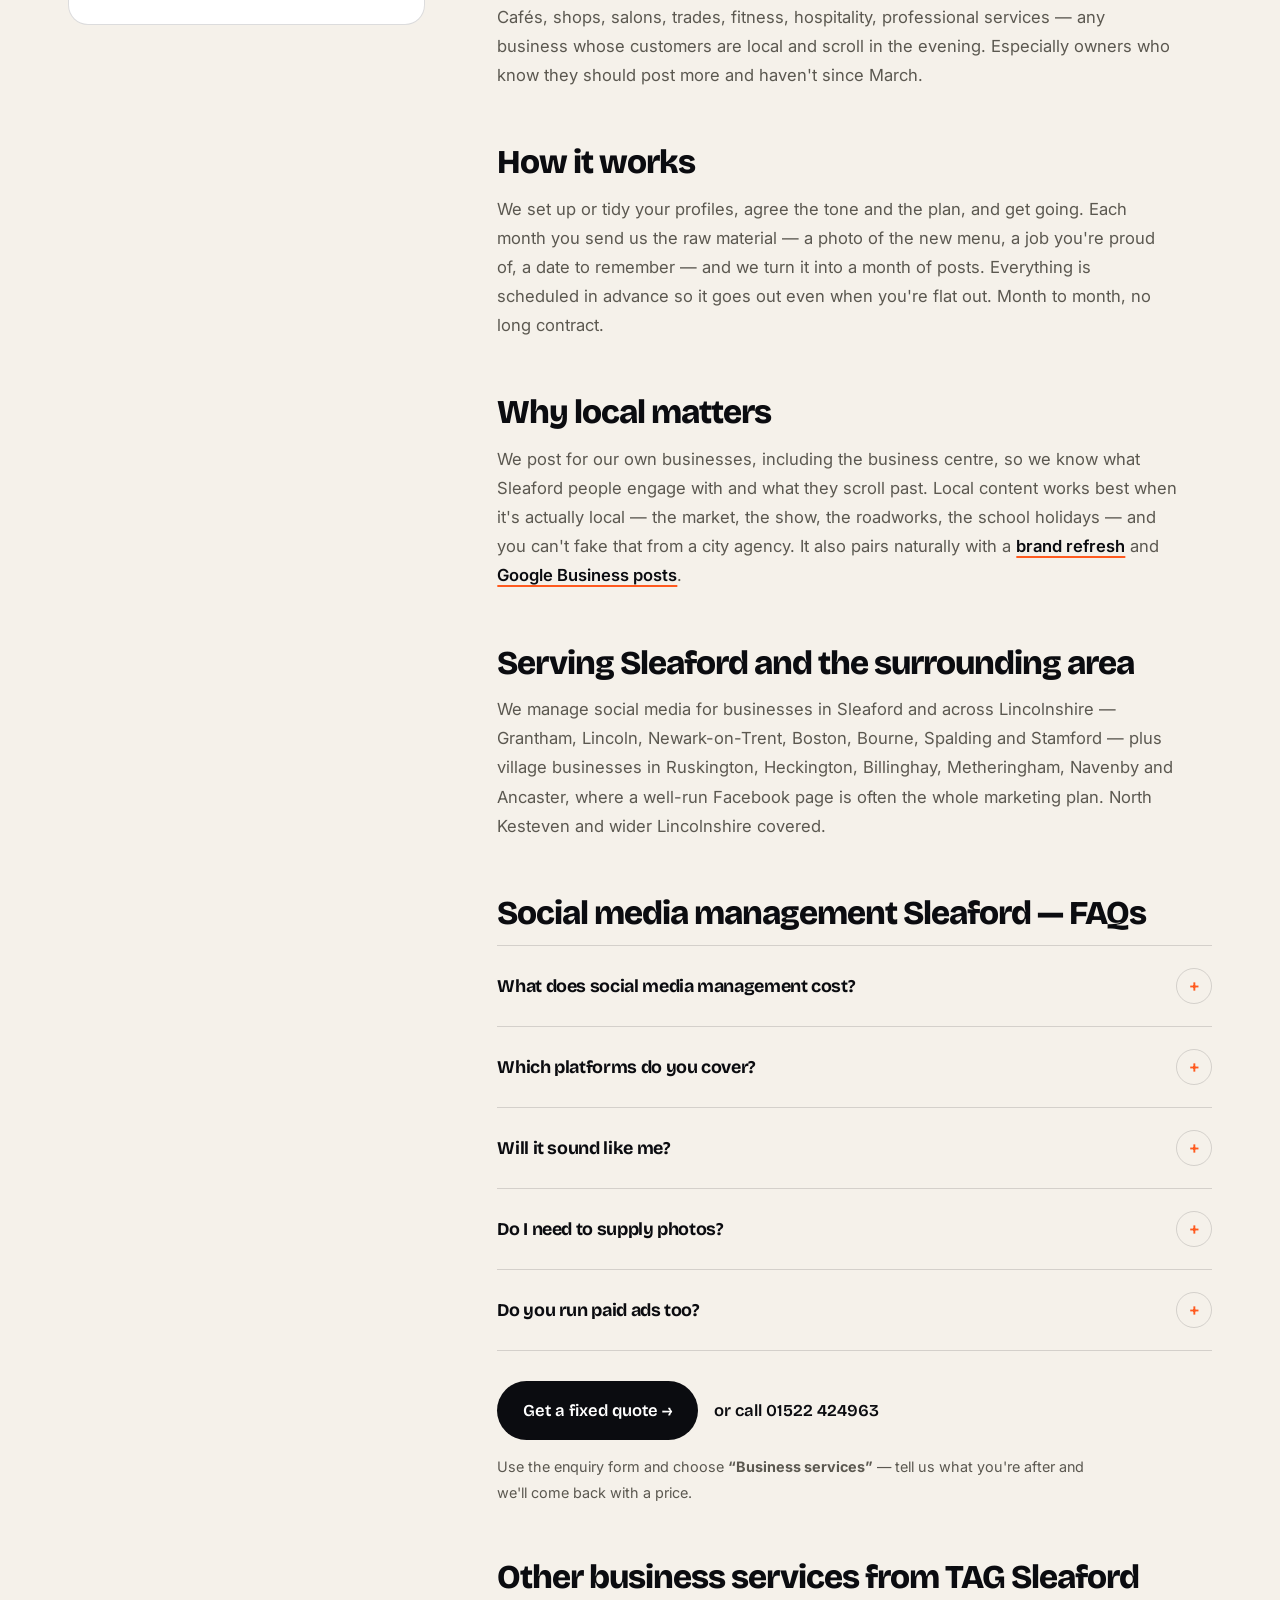
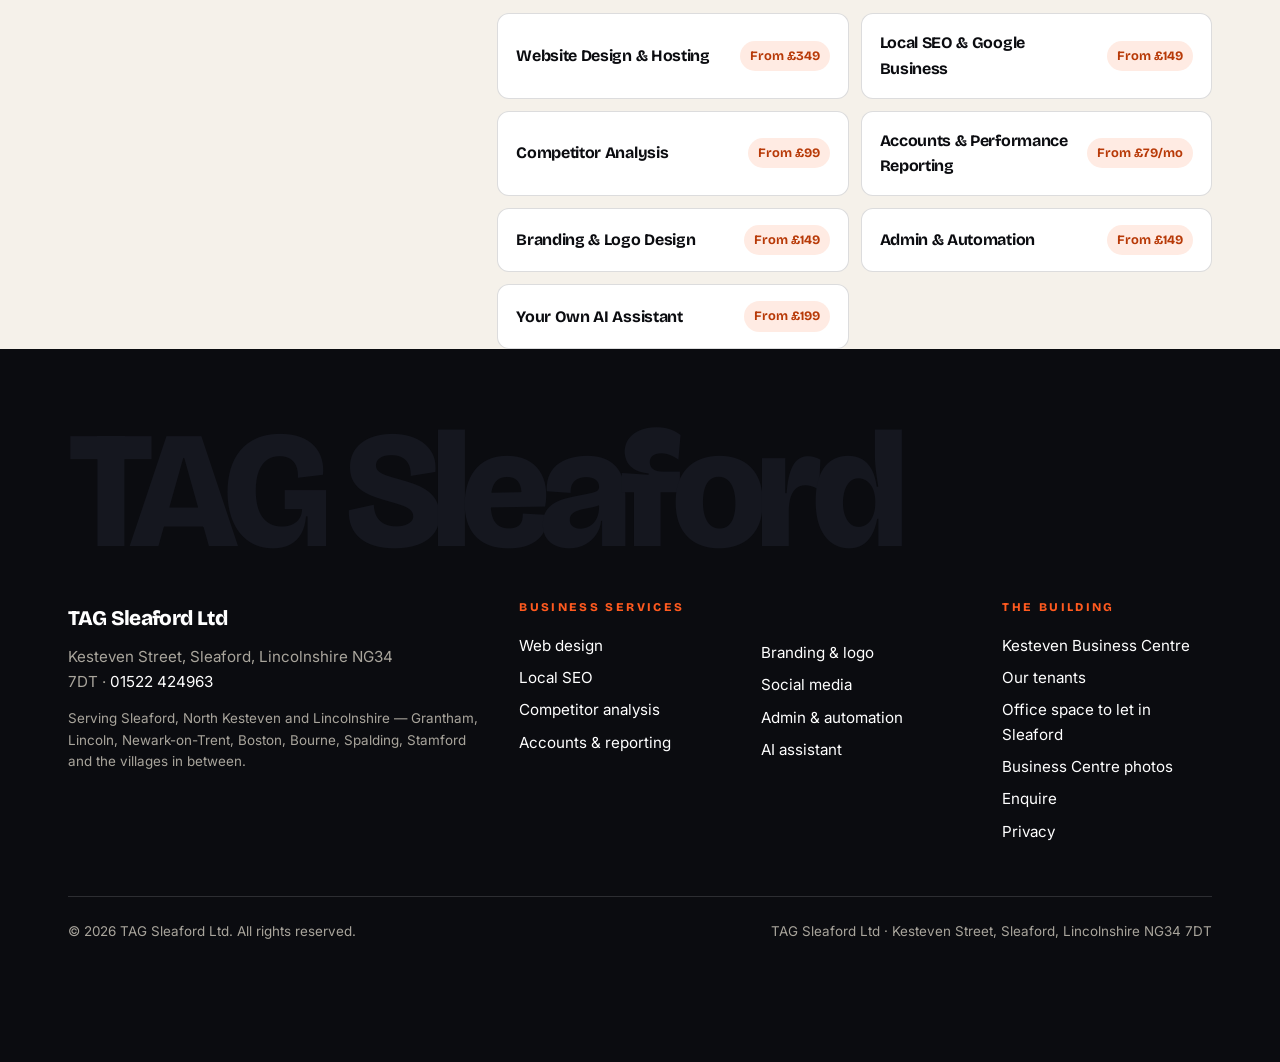
<file: social-media-sleaford.html>
<!DOCTYPE html>
<html lang="en-GB">
<head>
<meta charset="UTF-8">
<meta name="viewport" content="width=device-width, initial-scale=1.0">
<title>Social Media Management in Sleaford | TAG Sleaford</title>
<meta name="description" content="Social media management in Sleaford from £99/mo — posts, captions and replies that sound like you and keep you in front of customers on Facebook and Instagram.">
<link rel="icon" href="/favicon.svg" type="image/svg+xml">
<meta name="theme-color" content="#0B0C10">
<link rel="preconnect" href="https://fonts.googleapis.com">
<link rel="preconnect" href="https://fonts.gstatic.com" crossorigin>
<link href="https://fonts.googleapis.com/css2?family=Bricolage+Grotesque:opsz,wght@12..96,500;12..96,700;12..96,800&family=Instrument+Serif:ital@1&family=Inter:wght@400;500;600&display=swap" rel="stylesheet">
<link rel="stylesheet" href="/styles.css">
<link rel="canonical" href="https://tagsleaford.com/social-media-sleaford.html">
<meta name="robots" content="index,follow,max-image-preview:large">
<meta name="author" content="TAG Sleaford">
<meta name="geo.region" content="GB-LIN">
<meta name="geo.placename" content="Sleaford, Lincolnshire">
<meta name="geo.position" content="53.0082741;-0.3950016">
<meta name="ICBM" content="53.0082741, -0.3950016">
<meta property="og:type" content="website">
<meta property="og:site_name" content="TAG Sleaford">
<meta property="og:title" content="Social Media Management in Sleaford | TAG Sleaford">
<meta property="og:description" content="Social media management in Sleaford from £99/mo — posts, captions and replies that sound like you and keep you in front of customers on Facebook and Instagram.">
<meta property="og:url" content="https://tagsleaford.com/social-media-sleaford.html">
<meta property="og:image" content="https://centre.tagsleaford.com/kbc-exterior.webp">
<meta property="og:locale" content="en_GB">
<meta name="twitter:card" content="summary_large_image">
<meta name="twitter:title" content="Social Media Management in Sleaford | TAG Sleaford">
<meta name="twitter:description" content="Social media management in Sleaford from £99/mo — posts, captions and replies that sound like you and keep you in front of customers on Facebook and Instagram.">
<meta name="twitter:image" content="https://centre.tagsleaford.com/kbc-exterior.webp">
<script type="application/ld+json">{"@context":"https://schema.org","@type":"Service","serviceType":"Social Media Management","name":"Social Media & Content in Sleaford","url":"https://tagsleaford.com/social-media-sleaford.html","description":"Social media management in Sleaford from £99/mo — posts, captions and replies that sound like you and keep you in front of customers on Facebook and Instagram.","image":"https://centre.tagsleaford.com/kbc-exterior.webp","provider":{"@type":"ProfessionalService","name":"TAG Sleaford","url":"https://tagsleaford.com/","telephone":"+441522424963","address":{"@type":"PostalAddress","streetAddress":"Kesteven Street","addressLocality":"Sleaford","addressRegion":"Lincolnshire","postalCode":"NG34 7DT","addressCountry":"GB"}},"areaServed":[{"@type":"City","name":"Sleaford"},{"@type":"City","name":"Grantham"},{"@type":"City","name":"Lincoln"},{"@type":"City","name":"Newark-on-Trent"},{"@type":"City","name":"Boston"},{"@type":"City","name":"Bourne"},{"@type":"City","name":"Spalding"},{"@type":"City","name":"Stamford"},{"@type":"Place","name":"Ruskington"},{"@type":"Place","name":"Heckington"},{"@type":"Place","name":"Billinghay"},{"@type":"Place","name":"Metheringham"},{"@type":"Place","name":"Navenby"},{"@type":"Place","name":"Ancaster"},{"@type":"AdministrativeArea","name":"North Kesteven"},{"@type":"AdministrativeArea","name":"Lincolnshire"}],"offers":{"@type":"Offer","price":"99","priceCurrency":"GBP","priceSpecification":{"@type":"PriceSpecification","minPrice":"99","priceCurrency":"GBP"},"url":"https://centre.tagsleaford.com/#enquire"}}</script>
<script type="application/ld+json">{"@context":"https://schema.org","@type":"BreadcrumbList","itemListElement":[{"@type":"ListItem","position":1,"name":"TAG Sleaford","item":"https://tagsleaford.com/"},{"@type":"ListItem","position":2,"name":"Business services","item":"https://tagsleaford.com/#services"},{"@type":"ListItem","position":3,"name":"Social media & content for Sleaford businesses","item":"https://tagsleaford.com/social-media-sleaford.html"}]}</script>
<script type="application/ld+json">{"@context":"https://schema.org","@type":"FAQPage","mainEntity":[{"@type":"Question","name":"What does social media management cost?","acceptedAnswer":{"@type":"Answer","text":"From £99 a month for planned, written and scheduled content on your main channel. More channels, more posts, replies and photography are quoted as a fixed monthly fee. Month to month, no long tie-in."}},{"@type":"Question","name":"Which platforms do you cover?","acceptedAnswer":{"@type":"Answer","text":"Facebook and Instagram for most local businesses; Google Business posts, LinkedIn and TikTok where they make sense for you. We'll recommend where to spend the effort rather than spreading it thin."}},{"@type":"Question","name":"Will it sound like me?","acceptedAnswer":{"@type":"Answer","text":"Yes. We spend time getting your tone right at the start, and you approve the plan each month. If a post doesn't sound like you, it doesn't go out."}},{"@type":"Question","name":"Do I need to supply photos?","acceptedAnswer":{"@type":"Answer","text":"It helps — a quick phone photo of real work beats stock every time. We tidy and edit what you send, and can visit to shoot in Sleaford if needed."}},{"@type":"Question","name":"Do you run paid ads too?","acceptedAnswer":{"@type":"Answer","text":"We can set up and run modest local boosts and ad campaigns where they'll pay back. We'll tell you when they won't."}}]}</script>
</head>
<body>
<nav class="nav on-dark" id="nav" aria-label="Main">
  <div class="wrap nav-in">
    <a class="wordmark" href="/"><i></i>TAG Sleaford</a>
    <div class="nav-links">
      <a href="/#services">All services</a>
      <a href="https://centre.tagsleaford.com">Offices</a>
      <a href="https://centre.tagsleaford.com/tenants.html">Our tenants</a>
      <a class="btn btn-accent enq" href="https://centre.tagsleaford.com/#enquire">Get a quote</a>
    </div>
  </div>
</nav>
<header class="wd-hero on-dark" data-no="06">
  <div class="wrap">
    <p class="crumbs"><a href="/">TAG Sleaford</a> &rsaquo; <a href="/#services">Business services</a> &rsaquo; Social media</p>
    <span class="eyebrow">Business services &middot; Sleaford &amp; Lincolnshire</span>
    <h1>Social media &amp; content for Sleaford <span class="em">businesses</span></h1>
    <p class="lead">Staying visible on Facebook and Instagram is a daily job, and you already have one. We plan, write and post content that sounds like you and keeps your business in front of local customers — consistently, without the grind. From £99 a month.</p>
    <div class="hero-actions"><a class="btn btn-accent" href="https://centre.tagsleaford.com/#enquire">Get a fixed quote <svg viewBox="0 0 24 24" fill="none" stroke="currentColor" stroke-width="2.2" stroke-linecap="round" stroke-linejoin="round"><line x1="5" y1="12" x2="19" y2="12"/><polyline points="12 5 19 12 12 19"/></svg></a><a class="call" href="tel:+441522424963">or call 01522 424963</a></div>
  </div>
</header>
<main class="wd" id="main">
  <div class="wrap facts-band"><div class="facts reveal in"><div class="fact"><b>From £99/mo</b><span>planned, written &amp; posted</span></div><div class="fact"><b>Sounds like you</b><span>your voice, not a template</span></div><div class="fact"><b>Local first</b><span>content for Sleaford customers</span></div></div></div>
  <div class="wrap wd-body">
    <aside class="wd-aside">
      <div class="sticky-label" style="display:grid;gap:16px">
        <div class="aside-card"><span class="eyebrow">Fixed quote</span><div class="p">From £99/mo</div><small>Told up front. The price you're told is the price you pay.</small><a class="btn btn-ink" href="https://centre.tagsleaford.com/#enquire">Get a fixed quote</a><a class="call" href="tel:+441522424963">01522 424963</a></div>
        <div class="aside-card" style="padding:12px"><span class="eyebrow" style="padding:8px 14px 10px">All services</span><nav class="aside-nav" aria-label="Business services"><a href="web-design-sleaford.html">Web design<span aria-hidden="true">01</span></a><a href="local-seo-sleaford.html">Local SEO<span aria-hidden="true">02</span></a><a href="competitor-analysis-sleaford.html">Competitor analysis<span aria-hidden="true">03</span></a><a href="accounts-reporting-sleaford.html">Accounts &amp; reporting<span aria-hidden="true">04</span></a><a href="branding-logo-design-sleaford.html">Branding &amp; logo<span aria-hidden="true">05</span></a><a href="social-media-sleaford.html" aria-current="page">Social media<span aria-hidden="true">06</span></a><a href="admin-automation-sleaford.html">Admin &amp; automation<span aria-hidden="true">07</span></a><a href="ai-assistant-sleaford.html">AI assistant<span aria-hidden="true">08</span></a></nav></div>
      </div>
    </aside>
    <article class="wd-article reveal in">
<h2>What it is</h2>
<p>A steady stream of posts, stories and replies on the channels your customers actually use — for most Sleaford businesses that's Facebook first, then Instagram, sometimes Google Business posts and LinkedIn. Written in your voice, planned a month ahead, and posted for you. The aim isn't going viral; it's being the business people think of first because they saw you last week.</p>
<h2>What you get</h2>
<ul>
<li>A monthly content plan agreed with you in ten minutes — offers, seasonal hooks, what's new, what's local</li>
<li>Posts written and designed to your brand, scheduled and published</li>
<li>Captions that sound like a person, not a marketing department</li>
<li>Replies to comments and messages during working hours, or a heads-up when something needs you</li>
<li>Photos and short videos edited from what you send us — or shot for you on site in Sleaford</li>
<li>A short monthly note on what got seen, what got clicks and what to do more of</li>
</ul>
<h2>Who it's for</h2>
<p>Cafés, shops, salons, trades, fitness, hospitality, professional services — any business whose customers are local and scroll in the evening. Especially owners who know they should post more and haven't since March.</p>
<h2>How it works</h2>
<p>We set up or tidy your profiles, agree the tone and the plan, and get going. Each month you send us the raw material — a photo of the new menu, a job you're proud of, a date to remember — and we turn it into a month of posts. Everything is scheduled in advance so it goes out even when you're flat out. Month to month, no long contract.</p>
<h2>Why local matters</h2>
<p>We post for our own businesses, including the business centre, so we know what Sleaford people engage with and what they scroll past. Local content works best when it's actually local — the market, the show, the roadworks, the school holidays — and you can't fake that from a city agency. It also pairs naturally with a <a href="branding-logo-design-sleaford.html">brand refresh</a> and <a href="local-seo-sleaford.html">Google Business posts</a>.</p>

    <h2>Serving Sleaford and the surrounding area</h2>
    <p>We manage social media for businesses in Sleaford and across Lincolnshire — Grantham, Lincoln, Newark-on-Trent, Boston, Bourne, Spalding and Stamford — plus village businesses in Ruskington, Heckington, Billinghay, Metheringham, Navenby and Ancaster, where a well-run Facebook page is often the whole marketing plan. North Kesteven and wider Lincolnshire covered.</p>
    <h2>Social media management Sleaford &mdash; FAQs</h2>
    <details><summary>What does social media management cost?</summary><p>From £99 a month for planned, written and scheduled content on your main channel. More channels, more posts, replies and photography are quoted as a fixed monthly fee. Month to month, no long tie-in.</p></details><details><summary>Which platforms do you cover?</summary><p>Facebook and Instagram for most local businesses; Google Business posts, LinkedIn and TikTok where they make sense for you. We'll recommend where to spend the effort rather than spreading it thin.</p></details><details><summary>Will it sound like me?</summary><p>Yes. We spend time getting your tone right at the start, and you approve the plan each month. If a post doesn't sound like you, it doesn't go out.</p></details><details><summary>Do I need to supply photos?</summary><p>It helps — a quick phone photo of real work beats stock every time. We tidy and edit what you send, and can visit to shoot in Sleaford if needed.</p></details><details><summary>Do you run paid ads too?</summary><p>We can set up and run modest local boosts and ad campaigns where they'll pay back. We'll tell you when they won't.</p></details>
    <p style="margin-top:30px"><a class="cta" href="https://centre.tagsleaford.com/#enquire">Get a fixed quote &rarr;</a><a class="call" href="tel:+441522424963">or call 01522 424963</a></p>
    <p style="margin-top:8px;font-size:.9rem">Use the enquiry form and choose <strong>&ldquo;Business services&rdquo;</strong> &mdash; tell us what you're after and we'll come back with a price.</p>
    <h2>Other business services from TAG Sleaford</h2>
    <div class="others"><a class="other" href="web-design-sleaford.html"><b>Website Design &amp; Hosting</b><span>From £349</span></a><a class="other" href="local-seo-sleaford.html"><b>Local SEO &amp; Google Business</b><span>From £149</span></a><a class="other" href="competitor-analysis-sleaford.html"><b>Competitor Analysis</b><span>From £99</span></a><a class="other" href="accounts-reporting-sleaford.html"><b>Accounts &amp; Performance Reporting</b><span>From £79/mo</span></a><a class="other" href="branding-logo-design-sleaford.html"><b>Branding &amp; Logo Design</b><span>From £149</span></a><a class="other" href="admin-automation-sleaford.html"><b>Admin &amp; Automation</b><span>From £149</span></a><a class="other" href="ai-assistant-sleaford.html"><b>Your Own AI Assistant</b><span>From £199</span></a></div>
    </article>
  </div>
</main>
<footer>
  <div class="wrap">
    <div class="foot-mark" aria-hidden="true">TAG Sleaford</div>
    <div class="foot-grid">
      <div>
        <div class="foot-brand">TAG Sleaford Ltd</div>
        <p style="max-width:34ch">Kesteven Street, Sleaford, Lincolnshire NG34 7DT &middot; <a href="tel:+441522424963" style="color:#fff">01522 424963</a></p>
        <p class="serving" style="margin-top:14px">Serving Sleaford, North Kesteven and Lincolnshire &mdash; Grantham, Lincoln, Newark-on-Trent, Boston, Bourne, Spalding, Stamford and the villages in between.</p>
      </div>
      <div class="foot-col"><h3>Business services</h3><a href="web-design-sleaford.html">Web design</a><a href="local-seo-sleaford.html">Local SEO</a><a href="competitor-analysis-sleaford.html">Competitor analysis</a><a href="accounts-reporting-sleaford.html">Accounts &amp; reporting</a></div>
      <div class="foot-col"><div class="foot-h" aria-hidden="true">&nbsp;</div><a href="branding-logo-design-sleaford.html">Branding &amp; logo</a><a href="social-media-sleaford.html">Social media</a><a href="admin-automation-sleaford.html">Admin &amp; automation</a><a href="ai-assistant-sleaford.html">AI assistant</a></div>
      <div class="foot-col"><h3>The building</h3><a href="https://centre.tagsleaford.com">Kesteven Business Centre</a><a href="https://centre.tagsleaford.com/tenants.html">Our tenants</a><a href="https://centre.tagsleaford.com/office-space-sleaford.html">Office space to let in Sleaford</a><a href="https://centre.tagsleaford.com/gallery.html">Business Centre photos</a><a href="https://centre.tagsleaford.com/#enquire">Enquire</a><a href="privacy.html">Privacy</a></div>
    </div>
    <div class="foot-bottom"><span>&copy; <span id="yr"></span> TAG Sleaford Ltd. All rights reserved.</span><span>TAG Sleaford Ltd &middot; Kesteven Street, Sleaford, Lincolnshire NG34 7DT</span></div>
  </div>
</footer>
<div class="float-pill" aria-label="Quick contact">
  <a href="tel:+441522424963"><svg viewBox="0 0 24 24" fill="none" stroke="currentColor" stroke-width="2" stroke-linecap="round" stroke-linejoin="round"><path d="M22 16.92v3a2 2 0 0 1-2.18 2 19.79 19.79 0 0 1-8.63-3.07 19.5 19.5 0 0 1-6-6 19.79 19.79 0 0 1-3.07-8.67A2 2 0 0 1 4.11 2h3a2 2 0 0 1 2 1.72c.13.96.36 1.9.7 2.81a2 2 0 0 1-.45 2.11L8.09 9.91a16 16 0 0 0 6 6l1.27-1.27a2 2 0 0 1 2.11-.45c.91.34 1.85.57 2.81.7A2 2 0 0 1 22 16.92z"/></svg>Call</a>
  <a class="primary" href="https://centre.tagsleaford.com/#enquire">Get a quote</a>
</div>
<script>
(function(){
  var nav=document.getElementById('nav');
  function onScroll(){if(nav){nav.classList.toggle('is-scrolled',window.scrollY>24);}}
  window.addEventListener('scroll',onScroll,{passive:true});onScroll();
  var y=document.getElementById('yr');if(y)y.textContent=new Date().getFullYear();
  var els=document.querySelectorAll('.reveal');
  if('IntersectionObserver' in window){
    var io=new IntersectionObserver(function(en){en.forEach(function(e){if(e.isIntersecting){e.target.classList.add('in');io.unobserve(e.target);}});},{rootMargin:'0px 0px -8% 0px',threshold:.08});
    els.forEach(function(el){io.observe(el);});
  }else{els.forEach(function(el){el.classList.add('in');});}
  var reduce=window.matchMedia('(prefers-reduced-motion: reduce)').matches;
  document.querySelectorAll('[data-count]').forEach(function(el){
    var end=parseFloat(el.getAttribute('data-count')),pre=el.getAttribute('data-prefix')||'',suf=el.getAttribute('data-suffix')||'';
    function fmt(n){return pre+Math.round(n).toLocaleString('en-GB')+suf;}
    if(reduce||!('IntersectionObserver' in window)){el.textContent=fmt(end);return;}
    var done=false;var o=new IntersectionObserver(function(en){if(en[0].isIntersecting&&!done){done=true;var t0=null;function step(t){if(!t0)t0=t;var p=Math.min(1,(t-t0)/1400);var e=1-Math.pow(1-p,3);el.textContent=fmt(end*e);if(p<1)requestAnimationFrame(step);}requestAnimationFrame(step);o.disconnect();}},{threshold:.4});o.observe(el);
  });
})();
</script>
</body>
</html>
</file>
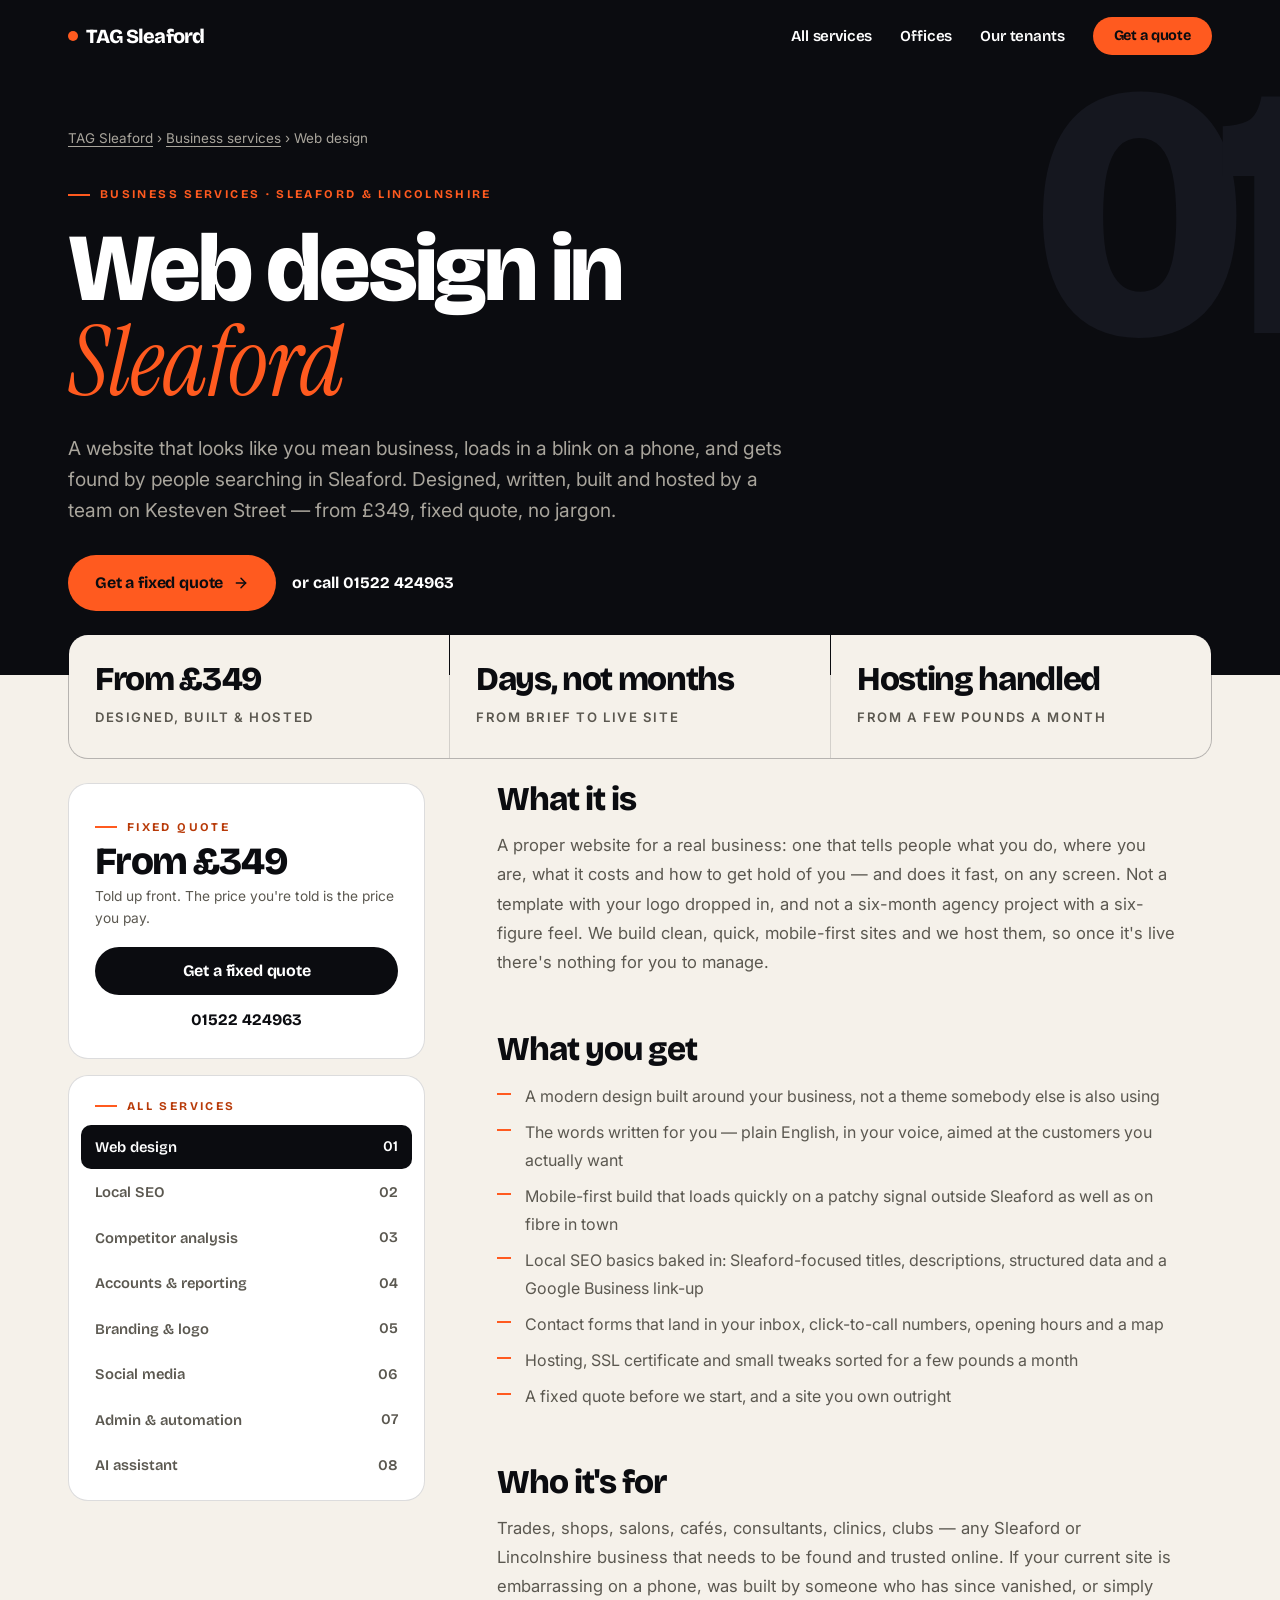
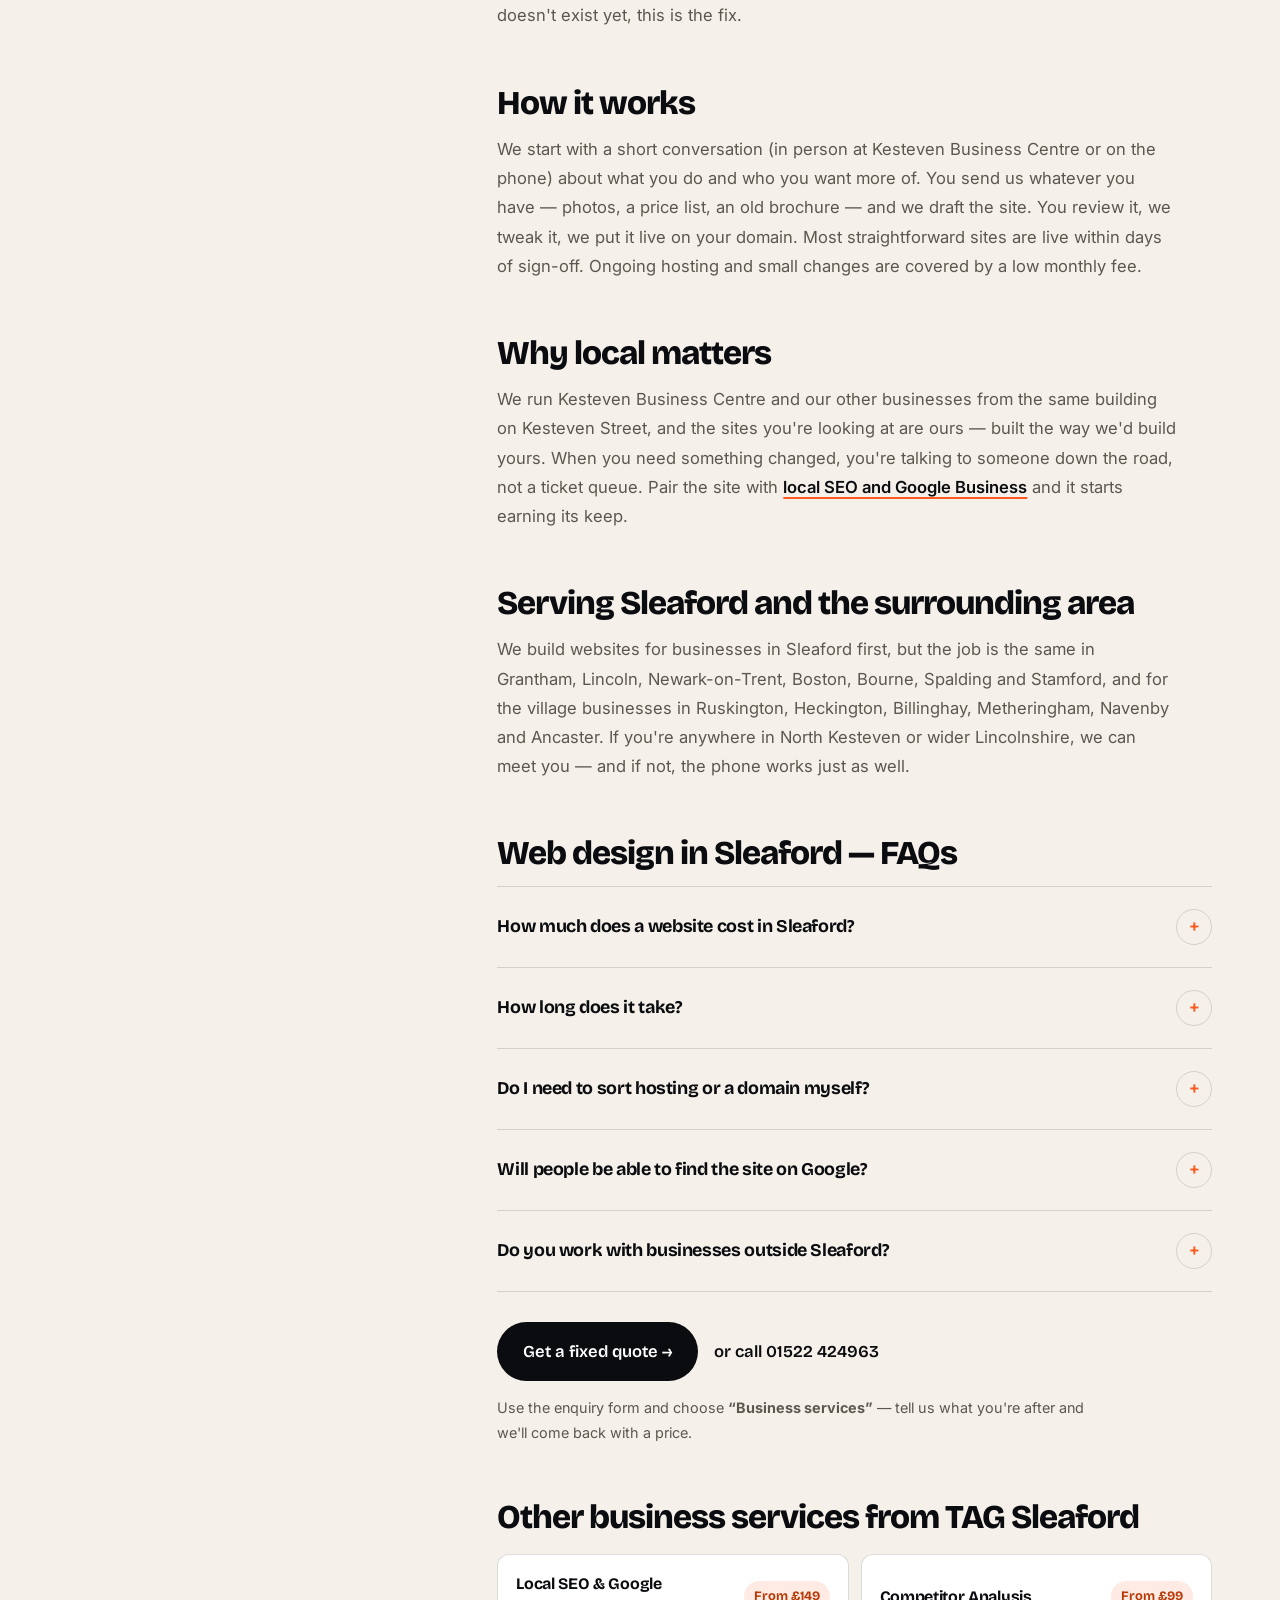
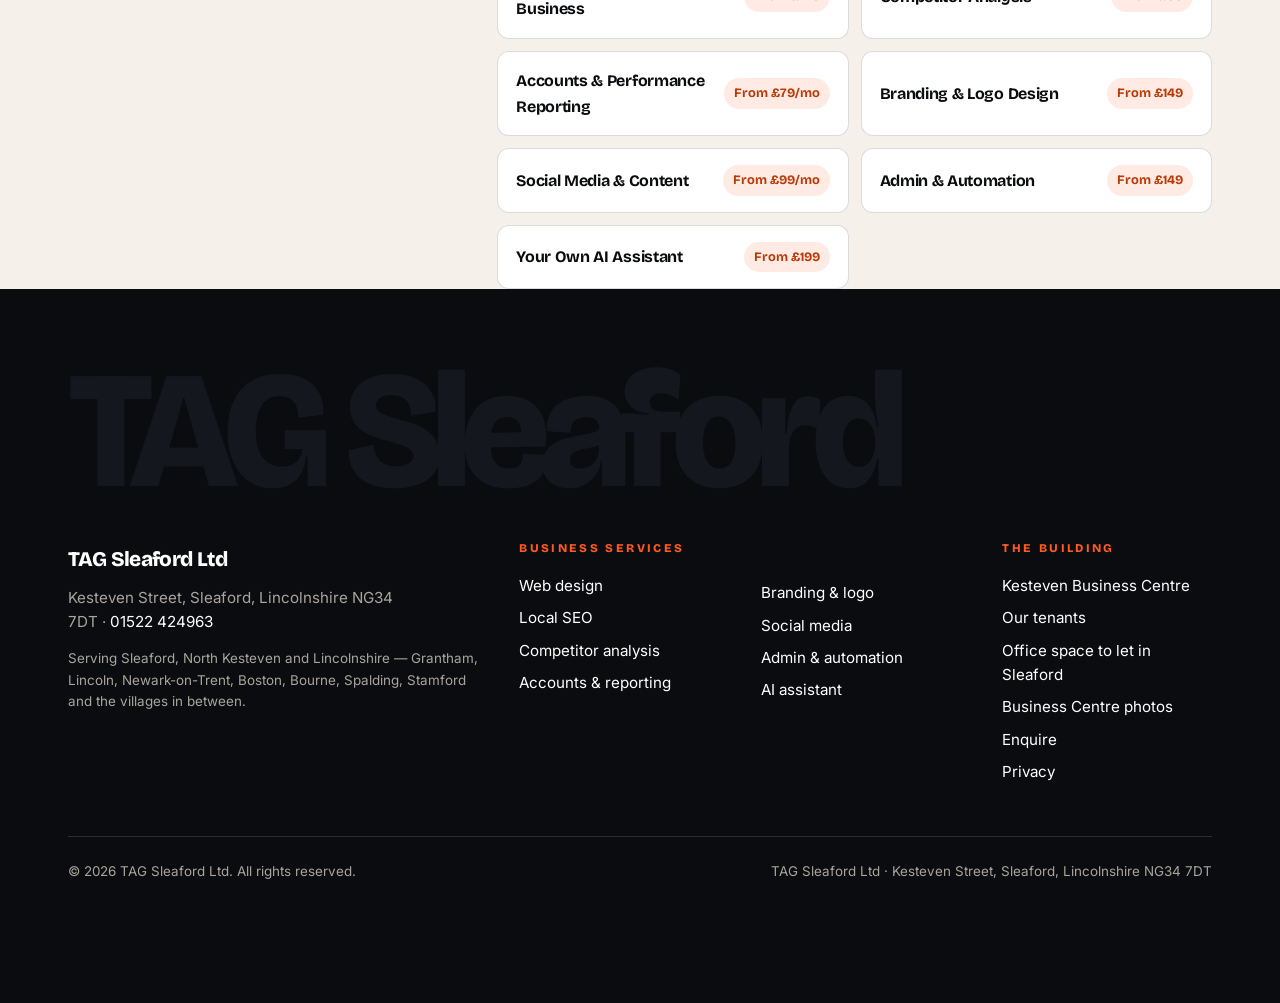
<file: web-design-sleaford.html>
<!DOCTYPE html>
<html lang="en-GB">
<head>
<meta charset="UTF-8">
<meta name="viewport" content="width=device-width, initial-scale=1.0">
<title>Web Design in Sleaford | Websites from £349 | TAG Sleaford</title>
<meta name="description" content="Web design in Sleaford — websites designed, built and hosted from £349 by TAG Sleaford. Fast, mobile-friendly sites for Sleaford and Lincolnshire businesses.">
<link rel="icon" href="/favicon.svg" type="image/svg+xml">
<meta name="theme-color" content="#0B0C10">
<link rel="preconnect" href="https://fonts.googleapis.com">
<link rel="preconnect" href="https://fonts.gstatic.com" crossorigin>
<link href="https://fonts.googleapis.com/css2?family=Bricolage+Grotesque:opsz,wght@12..96,500;12..96,700;12..96,800&family=Instrument+Serif:ital@1&family=Inter:wght@400;500;600&display=swap" rel="stylesheet">
<link rel="stylesheet" href="/styles.css">
<link rel="canonical" href="https://tagsleaford.com/web-design-sleaford.html">
<meta name="robots" content="index,follow,max-image-preview:large">
<meta name="author" content="TAG Sleaford">
<meta name="geo.region" content="GB-LIN">
<meta name="geo.placename" content="Sleaford, Lincolnshire">
<meta name="geo.position" content="53.0082741;-0.3950016">
<meta name="ICBM" content="53.0082741, -0.3950016">
<meta property="og:type" content="website">
<meta property="og:site_name" content="TAG Sleaford">
<meta property="og:title" content="Web Design in Sleaford | Websites from £349 | TAG Sleaford">
<meta property="og:description" content="Web design in Sleaford — websites designed, built and hosted from £349 by TAG Sleaford. Fast, mobile-friendly sites for Sleaford and Lincolnshire businesses.">
<meta property="og:url" content="https://tagsleaford.com/web-design-sleaford.html">
<meta property="og:image" content="https://centre.tagsleaford.com/kbc-exterior.webp">
<meta property="og:locale" content="en_GB">
<meta name="twitter:card" content="summary_large_image">
<meta name="twitter:title" content="Web Design in Sleaford | Websites from £349 | TAG Sleaford">
<meta name="twitter:description" content="Web design in Sleaford — websites designed, built and hosted from £349 by TAG Sleaford. Fast, mobile-friendly sites for Sleaford and Lincolnshire businesses.">
<meta name="twitter:image" content="https://centre.tagsleaford.com/kbc-exterior.webp">
<script type="application/ld+json">{"@context":"https://schema.org","@type":"Service","serviceType":"Web Design","name":"Website Design & Hosting in Sleaford","url":"https://tagsleaford.com/web-design-sleaford.html","description":"Web design in Sleaford — websites designed, built and hosted from £349 by TAG Sleaford. Fast, mobile-friendly sites for Sleaford and Lincolnshire businesses.","image":"https://centre.tagsleaford.com/kbc-exterior.webp","provider":{"@type":"ProfessionalService","name":"TAG Sleaford","url":"https://tagsleaford.com/","telephone":"+441522424963","address":{"@type":"PostalAddress","streetAddress":"Kesteven Street","addressLocality":"Sleaford","addressRegion":"Lincolnshire","postalCode":"NG34 7DT","addressCountry":"GB"}},"areaServed":[{"@type":"City","name":"Sleaford"},{"@type":"City","name":"Grantham"},{"@type":"City","name":"Lincoln"},{"@type":"City","name":"Newark-on-Trent"},{"@type":"City","name":"Boston"},{"@type":"City","name":"Bourne"},{"@type":"City","name":"Spalding"},{"@type":"City","name":"Stamford"},{"@type":"Place","name":"Ruskington"},{"@type":"Place","name":"Heckington"},{"@type":"Place","name":"Billinghay"},{"@type":"Place","name":"Metheringham"},{"@type":"Place","name":"Navenby"},{"@type":"Place","name":"Ancaster"},{"@type":"AdministrativeArea","name":"North Kesteven"},{"@type":"AdministrativeArea","name":"Lincolnshire"}],"offers":{"@type":"Offer","price":"349","priceCurrency":"GBP","priceSpecification":{"@type":"PriceSpecification","minPrice":"349","priceCurrency":"GBP"},"url":"https://centre.tagsleaford.com/#enquire"}}</script>
<script type="application/ld+json">{"@context":"https://schema.org","@type":"BreadcrumbList","itemListElement":[{"@type":"ListItem","position":1,"name":"TAG Sleaford","item":"https://tagsleaford.com/"},{"@type":"ListItem","position":2,"name":"Business services","item":"https://tagsleaford.com/#services"},{"@type":"ListItem","position":3,"name":"Web design in Sleaford","item":"https://tagsleaford.com/web-design-sleaford.html"}]}</script>
<script type="application/ld+json">{"@context":"https://schema.org","@type":"FAQPage","mainEntity":[{"@type":"Question","name":"How much does a website cost in Sleaford?","acceptedAnswer":{"@type":"Answer","text":"Websites start from £349 for a professional, mobile-friendly site — designed, written, built and hosted. We give a fixed quote up front, so the price you're told is the price you pay."}},{"@type":"Question","name":"How long does it take?","acceptedAnswer":{"@type":"Answer","text":"Most straightforward business sites are live within days of sign-off, not months. Larger sites with lots of pages or an online shop take longer, and we'll tell you how long before you commit."}},{"@type":"Question","name":"Do I need to sort hosting or a domain myself?","acceptedAnswer":{"@type":"Answer","text":"No. We handle hosting, SSL and the domain set-up. If you already own a domain, we'll point it at the new site for you."}},{"@type":"Question","name":"Will people be able to find the site on Google?","acceptedAnswer":{"@type":"Answer","text":"Every site we build includes the local SEO basics — Sleaford-focused titles and descriptions, structured data and a link to your Google Business Profile. For ongoing ranking work, see our Local SEO service from £149."}},{"@type":"Question","name":"Do you work with businesses outside Sleaford?","acceptedAnswer":{"@type":"Answer","text":"Yes. We work with businesses across Lincolnshire — Grantham, Lincoln, Newark, Boston, Bourne, Spalding, Stamford and the villages in between."}}]}</script>
</head>
<body>
<nav class="nav on-dark" id="nav" aria-label="Main">
  <div class="wrap nav-in">
    <a class="wordmark" href="/"><i></i>TAG Sleaford</a>
    <div class="nav-links">
      <a href="/#services">All services</a>
      <a href="https://centre.tagsleaford.com">Offices</a>
      <a href="https://centre.tagsleaford.com/tenants.html">Our tenants</a>
      <a class="btn btn-accent enq" href="https://centre.tagsleaford.com/#enquire">Get a quote</a>
    </div>
  </div>
</nav>
<header class="wd-hero on-dark" data-no="01">
  <div class="wrap">
    <p class="crumbs"><a href="/">TAG Sleaford</a> &rsaquo; <a href="/#services">Business services</a> &rsaquo; Web design</p>
    <span class="eyebrow">Business services &middot; Sleaford &amp; Lincolnshire</span>
    <h1>Web design in <span class="em">Sleaford</span></h1>
    <p class="lead">A website that looks like you mean business, loads in a blink on a phone, and gets found by people searching in Sleaford. Designed, written, built and hosted by a team on Kesteven Street — from £349, fixed quote, no jargon.</p>
    <div class="hero-actions"><a class="btn btn-accent" href="https://centre.tagsleaford.com/#enquire">Get a fixed quote <svg viewBox="0 0 24 24" fill="none" stroke="currentColor" stroke-width="2.2" stroke-linecap="round" stroke-linejoin="round"><line x1="5" y1="12" x2="19" y2="12"/><polyline points="12 5 19 12 12 19"/></svg></a><a class="call" href="tel:+441522424963">or call 01522 424963</a></div>
  </div>
</header>
<main class="wd" id="main">
  <div class="wrap facts-band"><div class="facts reveal in"><div class="fact"><b>From £349</b><span>designed, built &amp; hosted</span></div><div class="fact"><b>Days, not months</b><span>from brief to live site</span></div><div class="fact"><b>Hosting handled</b><span>from a few pounds a month</span></div></div></div>
  <div class="wrap wd-body">
    <aside class="wd-aside">
      <div class="sticky-label" style="display:grid;gap:16px">
        <div class="aside-card"><span class="eyebrow">Fixed quote</span><div class="p">From £349</div><small>Told up front. The price you're told is the price you pay.</small><a class="btn btn-ink" href="https://centre.tagsleaford.com/#enquire">Get a fixed quote</a><a class="call" href="tel:+441522424963">01522 424963</a></div>
        <div class="aside-card" style="padding:12px"><span class="eyebrow" style="padding:8px 14px 10px">All services</span><nav class="aside-nav" aria-label="Business services"><a href="web-design-sleaford.html" aria-current="page">Web design<span aria-hidden="true">01</span></a><a href="local-seo-sleaford.html">Local SEO<span aria-hidden="true">02</span></a><a href="competitor-analysis-sleaford.html">Competitor analysis<span aria-hidden="true">03</span></a><a href="accounts-reporting-sleaford.html">Accounts &amp; reporting<span aria-hidden="true">04</span></a><a href="branding-logo-design-sleaford.html">Branding &amp; logo<span aria-hidden="true">05</span></a><a href="social-media-sleaford.html">Social media<span aria-hidden="true">06</span></a><a href="admin-automation-sleaford.html">Admin &amp; automation<span aria-hidden="true">07</span></a><a href="ai-assistant-sleaford.html">AI assistant<span aria-hidden="true">08</span></a></nav></div>
      </div>
    </aside>
    <article class="wd-article reveal in">
<h2>What it is</h2>
<p>A proper website for a real business: one that tells people what you do, where you are, what it costs and how to get hold of you — and does it fast, on any screen. Not a template with your logo dropped in, and not a six-month agency project with a six-figure feel. We build clean, quick, mobile-first sites and we host them, so once it's live there's nothing for you to manage.</p>
<h2>What you get</h2>
<ul>
<li>A modern design built around your business, not a theme somebody else is also using</li>
<li>The words written for you — plain English, in your voice, aimed at the customers you actually want</li>
<li>Mobile-first build that loads quickly on a patchy signal outside Sleaford as well as on fibre in town</li>
<li>Local SEO basics baked in: Sleaford-focused titles, descriptions, structured data and a Google Business link-up</li>
<li>Contact forms that land in your inbox, click-to-call numbers, opening hours and a map</li>
<li>Hosting, SSL certificate and small tweaks sorted for a few pounds a month</li>
<li>A fixed quote before we start, and a site you own outright</li>
</ul>
<h2>Who it's for</h2>
<p>Trades, shops, salons, cafés, consultants, clinics, clubs — any Sleaford or Lincolnshire business that needs to be found and trusted online. If your current site is embarrassing on a phone, was built by someone who has since vanished, or simply doesn't exist yet, this is the fix.</p>
<h2>How it works</h2>
<p>We start with a short conversation (in person at Kesteven Business Centre or on the phone) about what you do and who you want more of. You send us whatever you have — photos, a price list, an old brochure — and we draft the site. You review it, we tweak it, we put it live on your domain. Most straightforward sites are live within days of sign-off. Ongoing hosting and small changes are covered by a low monthly fee.</p>
<h2>Why local matters</h2>
<p>We run Kesteven Business Centre and our other businesses from the same building on Kesteven Street, and the sites you're looking at are ours — built the way we'd build yours. When you need something changed, you're talking to someone down the road, not a ticket queue. Pair the site with <a href="local-seo-sleaford.html">local SEO and Google Business</a> and it starts earning its keep.</p>

    <h2>Serving Sleaford and the surrounding area</h2>
    <p>We build websites for businesses in Sleaford first, but the job is the same in Grantham, Lincoln, Newark-on-Trent, Boston, Bourne, Spalding and Stamford, and for the village businesses in Ruskington, Heckington, Billinghay, Metheringham, Navenby and Ancaster. If you're anywhere in North Kesteven or wider Lincolnshire, we can meet you — and if not, the phone works just as well.</p>
    <h2>Web design in Sleaford &mdash; FAQs</h2>
    <details><summary>How much does a website cost in Sleaford?</summary><p>Websites start from £349 for a professional, mobile-friendly site — designed, written, built and hosted. We give a fixed quote up front, so the price you're told is the price you pay.</p></details><details><summary>How long does it take?</summary><p>Most straightforward business sites are live within days of sign-off, not months. Larger sites with lots of pages or an online shop take longer, and we'll tell you how long before you commit.</p></details><details><summary>Do I need to sort hosting or a domain myself?</summary><p>No. We handle hosting, SSL and the domain set-up. If you already own a domain, we'll point it at the new site for you.</p></details><details><summary>Will people be able to find the site on Google?</summary><p>Every site we build includes the local SEO basics — Sleaford-focused titles and descriptions, structured data and a link to your Google Business Profile. For ongoing ranking work, see our Local SEO service from £149.</p></details><details><summary>Do you work with businesses outside Sleaford?</summary><p>Yes. We work with businesses across Lincolnshire — Grantham, Lincoln, Newark, Boston, Bourne, Spalding, Stamford and the villages in between.</p></details>
    <p style="margin-top:30px"><a class="cta" href="https://centre.tagsleaford.com/#enquire">Get a fixed quote &rarr;</a><a class="call" href="tel:+441522424963">or call 01522 424963</a></p>
    <p style="margin-top:8px;font-size:.9rem">Use the enquiry form and choose <strong>&ldquo;Business services&rdquo;</strong> &mdash; tell us what you're after and we'll come back with a price.</p>
    <h2>Other business services from TAG Sleaford</h2>
    <div class="others"><a class="other" href="local-seo-sleaford.html"><b>Local SEO &amp; Google Business</b><span>From £149</span></a><a class="other" href="competitor-analysis-sleaford.html"><b>Competitor Analysis</b><span>From £99</span></a><a class="other" href="accounts-reporting-sleaford.html"><b>Accounts &amp; Performance Reporting</b><span>From £79/mo</span></a><a class="other" href="branding-logo-design-sleaford.html"><b>Branding &amp; Logo Design</b><span>From £149</span></a><a class="other" href="social-media-sleaford.html"><b>Social Media &amp; Content</b><span>From £99/mo</span></a><a class="other" href="admin-automation-sleaford.html"><b>Admin &amp; Automation</b><span>From £149</span></a><a class="other" href="ai-assistant-sleaford.html"><b>Your Own AI Assistant</b><span>From £199</span></a></div>
    </article>
  </div>
</main>
<footer>
  <div class="wrap">
    <div class="foot-mark" aria-hidden="true">TAG Sleaford</div>
    <div class="foot-grid">
      <div>
        <div class="foot-brand">TAG Sleaford Ltd</div>
        <p style="max-width:34ch">Kesteven Street, Sleaford, Lincolnshire NG34 7DT &middot; <a href="tel:+441522424963" style="color:#fff">01522 424963</a></p>
        <p class="serving" style="margin-top:14px">Serving Sleaford, North Kesteven and Lincolnshire &mdash; Grantham, Lincoln, Newark-on-Trent, Boston, Bourne, Spalding, Stamford and the villages in between.</p>
      </div>
      <div class="foot-col"><h3>Business services</h3><a href="web-design-sleaford.html">Web design</a><a href="local-seo-sleaford.html">Local SEO</a><a href="competitor-analysis-sleaford.html">Competitor analysis</a><a href="accounts-reporting-sleaford.html">Accounts &amp; reporting</a></div>
      <div class="foot-col"><div class="foot-h" aria-hidden="true">&nbsp;</div><a href="branding-logo-design-sleaford.html">Branding &amp; logo</a><a href="social-media-sleaford.html">Social media</a><a href="admin-automation-sleaford.html">Admin &amp; automation</a><a href="ai-assistant-sleaford.html">AI assistant</a></div>
      <div class="foot-col"><h3>The building</h3><a href="https://centre.tagsleaford.com">Kesteven Business Centre</a><a href="https://centre.tagsleaford.com/tenants.html">Our tenants</a><a href="https://centre.tagsleaford.com/office-space-sleaford.html">Office space to let in Sleaford</a><a href="https://centre.tagsleaford.com/gallery.html">Business Centre photos</a><a href="https://centre.tagsleaford.com/#enquire">Enquire</a><a href="privacy.html">Privacy</a></div>
    </div>
    <div class="foot-bottom"><span>&copy; <span id="yr"></span> TAG Sleaford Ltd. All rights reserved.</span><span>TAG Sleaford Ltd &middot; Kesteven Street, Sleaford, Lincolnshire NG34 7DT</span></div>
  </div>
</footer>
<div class="float-pill" aria-label="Quick contact">
  <a href="tel:+441522424963"><svg viewBox="0 0 24 24" fill="none" stroke="currentColor" stroke-width="2" stroke-linecap="round" stroke-linejoin="round"><path d="M22 16.92v3a2 2 0 0 1-2.18 2 19.79 19.79 0 0 1-8.63-3.07 19.5 19.5 0 0 1-6-6 19.79 19.79 0 0 1-3.07-8.67A2 2 0 0 1 4.11 2h3a2 2 0 0 1 2 1.72c.13.96.36 1.9.7 2.81a2 2 0 0 1-.45 2.11L8.09 9.91a16 16 0 0 0 6 6l1.27-1.27a2 2 0 0 1 2.11-.45c.91.34 1.85.57 2.81.7A2 2 0 0 1 22 16.92z"/></svg>Call</a>
  <a class="primary" href="https://centre.tagsleaford.com/#enquire">Get a quote</a>
</div>
<script>
(function(){
  var nav=document.getElementById('nav');
  function onScroll(){if(nav){nav.classList.toggle('is-scrolled',window.scrollY>24);}}
  window.addEventListener('scroll',onScroll,{passive:true});onScroll();
  var y=document.getElementById('yr');if(y)y.textContent=new Date().getFullYear();
  var els=document.querySelectorAll('.reveal');
  if('IntersectionObserver' in window){
    var io=new IntersectionObserver(function(en){en.forEach(function(e){if(e.isIntersecting){e.target.classList.add('in');io.unobserve(e.target);}});},{rootMargin:'0px 0px -8% 0px',threshold:.08});
    els.forEach(function(el){io.observe(el);});
  }else{els.forEach(function(el){el.classList.add('in');});}
  var reduce=window.matchMedia('(prefers-reduced-motion: reduce)').matches;
  document.querySelectorAll('[data-count]').forEach(function(el){
    var end=parseFloat(el.getAttribute('data-count')),pre=el.getAttribute('data-prefix')||'',suf=el.getAttribute('data-suffix')||'';
    function fmt(n){return pre+Math.round(n).toLocaleString('en-GB')+suf;}
    if(reduce||!('IntersectionObserver' in window)){el.textContent=fmt(end);return;}
    var done=false;var o=new IntersectionObserver(function(en){if(en[0].isIntersecting&&!done){done=true;var t0=null;function step(t){if(!t0)t0=t;var p=Math.min(1,(t-t0)/1400);var e=1-Math.pow(1-p,3);el.textContent=fmt(end*e);if(p<1)requestAnimationFrame(step);}requestAnimationFrame(step);o.disconnect();}},{threshold:.4});o.observe(el);
  });
})();
</script>
</body>
</html>
</file>
<file: styles.css>
/* TAG Sleaford — shared stylesheet (2026 redesign).
   System: ink #0B0C10 · paper #F5F1EA · signal orange #FF5A1F.
   Type: Bricolage Grotesque (display) · Instrument Serif italic (contrast) · Inter (body). */
:root{
  --ink:#0B0C10;--ink-2:#15171F;--ink-3:#22252F;
  --paper:#F5F1EA;--paper-2:#ECE6DB;--white:#FFFFFF;
  --accent:#FF5A1F;--accent-deep:#B83A08;--accent-soft:rgba(255,90,31,.12);
  --muted:#5B5850;--muted-dark:#A9A59C;
  --line:rgba(11,12,16,.14);--line-dark:rgba(255,255,255,.14);
  --display:"Bricolage Grotesque",system-ui,sans-serif;
  --serif:"Instrument Serif",Georgia,serif;
  --body:"Inter",system-ui,sans-serif;
  --r:20px;--r-sm:12px;
  --ease:cubic-bezier(.2,.8,.2,1);
  --nav-h:72px;
}
*{box-sizing:border-box;margin:0;padding:0}
html{scroll-behavior:smooth;-webkit-text-size-adjust:100%}
body{font-family:var(--body);color:var(--ink);background:var(--paper);line-height:1.6;-webkit-font-smoothing:antialiased;overflow-x:hidden}
img{max-width:100%;display:block}
a{color:inherit;text-decoration:none}
::selection{background:var(--accent);color:#fff}
a:focus-visible,button:focus-visible,summary:focus-visible,input:focus-visible,select:focus-visible,textarea:focus-visible{outline:3px solid var(--accent);outline-offset:3px;border-radius:6px}
.wrap{max-width:1240px;margin:0 auto;padding:0 clamp(20px,4vw,48px)}
.eyebrow{display:inline-flex;align-items:center;gap:10px;font-family:var(--display);font-weight:700;font-size:.74rem;letter-spacing:.2em;text-transform:uppercase;color:var(--accent-deep)}
.eyebrow::before{content:"";width:22px;height:2px;background:var(--accent)}
.on-dark .eyebrow{color:var(--accent)}
h1,h2,h3,.display{font-family:var(--display);font-weight:800;letter-spacing:-.03em;line-height:.98;color:inherit}
.em{font-family:var(--serif);font-style:italic;font-weight:400;letter-spacing:-.01em;color:var(--accent-deep)}.on-dark .em{color:var(--accent)}
.btn{display:inline-flex;align-items:center;gap:10px;padding:15px 26px;border-radius:999px;font-family:var(--display);font-weight:700;font-size:1rem;letter-spacing:-.01em;line-height:1;border:1.5px solid transparent;transition:transform .35s var(--ease),background .25s,color .25s,border-color .25s,gap .25s;cursor:pointer}
.btn svg{width:16px;height:16px;flex:none}
.btn-accent{background:var(--accent);color:var(--ink)}
.btn-accent:hover{background:#fff;color:var(--ink);transform:translateY(-2px);gap:16px}
.btn-ink{background:var(--ink);color:#fff}
.btn-ink:hover{background:var(--ink-3);transform:translateY(-2px);gap:16px}
.btn-line{border-color:var(--line);color:var(--ink);background:transparent}
.btn-line:hover{border-color:var(--ink);transform:translateY(-2px)}
.on-dark .btn-line{border-color:var(--line-dark);color:#fff}
.on-dark .btn-line:hover{border-color:#fff}
.link{font-weight:600;color:var(--ink);text-decoration:underline;text-decoration-color:var(--accent);text-decoration-thickness:2px;text-underline-offset:4px;transition:color .2s}
.link:hover{color:var(--accent-deep)}

/* ---------- Nav ---------- */
.nav{position:fixed;top:0;left:0;right:0;z-index:100;transition:background .35s,box-shadow .35s,backdrop-filter .35s}
.nav-in{display:flex;align-items:center;justify-content:space-between;gap:24px;height:var(--nav-h);transition:height .35s var(--ease)}
.nav.is-scrolled{background:rgba(245,241,234,.78);backdrop-filter:blur(14px) saturate(1.4);-webkit-backdrop-filter:blur(14px) saturate(1.4);box-shadow:0 1px 0 var(--line)}
.nav.is-scrolled .nav-in{height:58px}
.nav.on-dark:not(.is-scrolled){color:#fff}
.nav.on-dark.is-scrolled{background:rgba(11,12,16,.72);color:#fff;box-shadow:0 1px 0 var(--line-dark)}
.wordmark{font-family:var(--display);font-weight:800;font-size:1.25rem;letter-spacing:-.04em;display:inline-flex;align-items:center;gap:8px;line-height:1}
.wordmark i{width:10px;height:10px;border-radius:50%;background:var(--accent);display:inline-block;font-style:normal}
.nav-links{display:flex;align-items:center;gap:28px;font-family:var(--display);font-weight:600;font-size:.95rem;letter-spacing:-.01em}
.nav-links a{position:relative;padding:4px 0}
.nav-links a:not(.btn)::after{content:"";position:absolute;left:0;right:0;bottom:-2px;height:2px;background:var(--accent);transform:scaleX(0);transform-origin:left;transition:transform .3s var(--ease)}
.nav-links a:not(.btn):hover::after,.nav-links a[aria-current]::after{transform:scaleX(1)}
.nav-links .btn{padding:11px 20px;font-size:.9rem}
@media(max-width:860px){.nav-links a:not(.btn){display:none}}

/* ---------- Hero (hub) ---------- */
.hero{position:relative;background:var(--ink);color:#fff;padding:calc(var(--nav-h) + 72px) 0 72px;overflow:hidden;isolation:isolate}
.hero-bg{position:absolute;inset:0;z-index:-2;overflow:hidden}
.hero-bg img{width:100%;height:100%;object-fit:cover;opacity:.32;filter:saturate(.7) contrast(1.05);animation:kb 26s var(--ease) infinite alternate;transform-origin:60% 40%}
.hero::after{content:"";position:absolute;inset:0;z-index:-1;background:linear-gradient(180deg,rgba(11,12,16,.35) 0%,rgba(11,12,16,.55) 55%,var(--ink) 100%)}
@keyframes kb{from{transform:scale(1)}to{transform:scale(1.1) translate(-1.5%,-1%)}}
.hero-grid{display:grid;grid-template-columns:minmax(0,7fr) minmax(0,5fr);gap:48px;align-items:end}
.hero h1{font-size:clamp(3.1rem,9.2vw,7.2rem);line-height:.92;margin:22px 0 28px;letter-spacing:-.045em}
.hero h1 .line{display:block;overflow:hidden}
.hero h1 .line>span{display:block;transform:translateY(110%);animation:rise .9s var(--ease) forwards}
.hero h1 .line:nth-child(2)>span{animation-delay:.12s}
.hero h1 .line:nth-child(3)>span{animation-delay:.24s}
.hero h1 .h1-kicker{font-size:.3em;font-weight:600;letter-spacing:-.01em;line-height:1.2;color:var(--muted-dark);margin-top:.5em}
@keyframes rise{to{transform:none}}
.hero .em{position:relative;display:inline-block;color:#fff}
.hero .em::after{content:"";position:absolute;left:0;right:0;bottom:.08em;height:.08em;background:var(--accent);transform:scaleX(0);transform-origin:left;animation:draw .8s var(--ease) .7s forwards}
@keyframes draw{to{transform:scaleX(1)}}
.hero-lede{max-width:52ch;font-size:clamp(1.05rem,1.5vw,1.25rem);color:var(--muted-dark);line-height:1.6;opacity:0;animation:fade .8s var(--ease) .5s forwards}
.hero-actions{display:flex;gap:12px;flex-wrap:wrap;margin-top:32px;opacity:0;animation:fade .8s var(--ease) .65s forwards}
@keyframes fade{to{opacity:1}}
.hero-meta{display:grid;gap:14px;border-left:1px solid var(--line-dark);padding-left:28px;opacity:0;animation:fade .8s var(--ease) .8s forwards}
.hero-meta div{display:grid;gap:2px}
.hero-meta b{font-family:var(--display);font-weight:800;font-size:1.9rem;letter-spacing:-.03em;line-height:1}
.hero-meta span{font-size:.82rem;letter-spacing:.14em;text-transform:uppercase;color:var(--muted-dark);font-weight:600}
@media(max-width:900px){.hero-grid{grid-template-columns:1fr}.hero-meta{grid-template-columns:1fr 1fr;border-left:0;padding-left:0;border-top:1px solid var(--line-dark);padding-top:24px}.hero-meta b{font-size:1.45rem}.hero-meta span{font-size:.72rem}}

/* ---------- Two front doors ---------- */
.doors{display:flex;min-height:76vh;background:var(--ink)}
.door{position:relative;flex:1 1 0;display:flex;flex-direction:column;justify-content:flex-end;padding:clamp(24px,4vw,56px);color:#fff;overflow:hidden;isolation:isolate;transition:flex 1s var(--ease);min-height:420px}
.door img{position:absolute;inset:0;width:100%;height:100%;object-fit:cover;z-index:-2;transition:transform 1.4s var(--ease),filter .6s;filter:saturate(.85)}
.door::before{content:"";position:absolute;inset:0;z-index:-1;background:linear-gradient(180deg,rgba(11,12,16,.08) 25%,rgba(11,12,16,.7) 62%,rgba(11,12,16,.94) 100%)}
.door::after{content:"";position:absolute;top:0;bottom:0;right:0;width:1px;background:var(--line-dark)}
.door:last-child::after{display:none}
.door:hover{flex:1.55 1 0}
.door:hover img{transform:scale(1.06);filter:saturate(1)}
.door-no{position:absolute;top:clamp(20px,3vw,40px);left:clamp(24px,4vw,56px);font-family:var(--display);font-weight:800;font-size:clamp(3rem,7vw,6.5rem);line-height:1;letter-spacing:-.05em;color:rgba(255,255,255,.22);transition:color .5s}
.door:hover .door-no{color:var(--accent)}
.door-tag{font-family:var(--display);font-weight:700;font-size:.74rem;letter-spacing:.2em;text-transform:uppercase;color:var(--accent);margin-bottom:14px}
.door h2{font-size:clamp(2rem,4.2vw,3.8rem);margin-bottom:14px}
.door p{max-width:44ch;color:rgba(255,255,255,.82);font-size:1.02rem;margin-bottom:22px}
.door .btn{align-self:flex-start;background:rgba(255,255,255,.1);border-color:rgba(255,255,255,.3);color:#fff;backdrop-filter:blur(8px)}
.door:hover .btn{background:var(--accent);border-color:var(--accent);color:var(--ink);gap:16px}
.door-cover{position:absolute;inset:0;z-index:1}
.door-actions{position:relative;z-index:2;display:flex;align-items:center;flex-wrap:wrap;gap:14px 24px}
.door-more{font-family:var(--display);font-weight:700;font-size:.92rem;color:#fff;opacity:.85;border-bottom:1.5px solid rgba(255,255,255,.35);padding-bottom:2px;transition:color .2s,border-color .2s,opacity .2s}
.door-more:hover{color:var(--accent);border-color:var(--accent);opacity:1}
@media(max-width:760px){.doors{flex-direction:column;min-height:0}.door{min-height:62vh}.door:hover{flex:1 1 0}.door::after{top:auto;bottom:0;left:0;right:0;width:auto;height:1px}}

/* ---------- Marquee ---------- */
.marquee{overflow:hidden;background:var(--accent);color:var(--ink);padding:14px 0;border-top:1px solid rgba(0,0,0,.12);border-bottom:1px solid rgba(0,0,0,.12)}
.marquee-track{display:flex;width:max-content;animation:marquee 60s linear infinite}
.marquee:hover .marquee-track{animation-play-state:paused}
.marquee span{font-family:var(--display);font-weight:800;font-size:clamp(1rem,1.6vw,1.25rem);letter-spacing:-.01em;padding:0 22px;white-space:nowrap;display:inline-flex;align-items:center;gap:22px}
.marquee span::after{content:"";width:8px;height:8px;border-radius:50%;background:var(--ink)}
@keyframes marquee{to{transform:translateX(-50%)}}

/* ---------- Sections ---------- */
section{padding:clamp(72px,9vw,128px) 0}
.sec-head{display:grid;grid-template-columns:minmax(0,5fr) minmax(0,7fr);gap:32px 64px;align-items:end;margin-bottom:clamp(40px,5vw,64px)}
.sec-head h2{font-size:clamp(2.2rem,5vw,4.4rem)}
.sec-head p{color:var(--muted);font-size:1.08rem;max-width:58ch}
@media(max-width:860px){.sec-head{grid-template-columns:1fr}}
.sticky-label{position:sticky;top:calc(var(--nav-h) + 16px);align-self:start}
.reveal{opacity:0;transform:translateY(28px);transition:opacity .9s var(--ease),transform .9s var(--ease)}
.reveal.in{opacity:1;transform:none}
.reveal[data-delay="1"]{transition-delay:.1s}.reveal[data-delay="2"]{transition-delay:.2s}.reveal[data-delay="3"]{transition-delay:.3s}.reveal[data-delay="4"]{transition-delay:.4s}

/* ---------- Services bento ---------- */
.services{background:var(--paper)}
.svc-grid{display:grid;grid-template-columns:repeat(12,1fr);gap:16px}
.svc{position:relative;grid-column:span 4;background:var(--white);border:1px solid var(--line);border-radius:var(--r);padding:clamp(24px,2.6vw,36px);display:flex;flex-direction:column;gap:12px;min-height:300px;transition:transform .45s var(--ease),box-shadow .45s var(--ease),border-color .3s;overflow:hidden}
.svc:nth-child(1){grid-column:span 7}.svc:nth-child(2){grid-column:span 5}
.svc:nth-child(3),.svc:nth-child(4),.svc:nth-child(5){grid-column:span 4}
.svc:nth-child(6){grid-column:span 5}.svc:nth-child(7){grid-column:span 7}
.svc:nth-child(8){grid-column:span 12;background:var(--ink);color:#fff;border-color:transparent}
.svc:hover{transform:translateY(-6px);box-shadow:0 30px 50px -30px rgba(11,12,16,.45);border-color:rgba(11,12,16,.3)}
.svc-no{font-family:var(--display);font-weight:800;font-size:clamp(2.6rem,4vw,3.6rem);line-height:1;letter-spacing:-.05em;color:var(--paper-2);transition:color .3s}
.svc:nth-child(8) .svc-no{color:var(--ink-3)}
.svc:hover .svc-no{color:var(--accent)}
.svc h3{font-size:clamp(1.35rem,1.8vw,1.7rem);letter-spacing:-.03em;line-height:1.05}
.svc h3 a::after{content:"";position:absolute;inset:0}
.svc-price{align-self:flex-start;font-family:var(--display);font-weight:700;font-size:.82rem;letter-spacing:.04em;padding:6px 12px;border-radius:999px;background:var(--accent-soft);color:var(--accent-deep)}
.svc:nth-child(8) .svc-price{background:var(--accent);color:var(--ink)}
.svc p{color:var(--muted);font-size:.97rem;line-height:1.62;flex:1}
.svc:nth-child(8) p{color:var(--muted-dark);max-width:70ch}
.svc-link{font-family:var(--display);font-weight:700;font-size:.95rem;display:inline-flex;align-items:center;gap:8px;color:var(--ink);transition:gap .25s}
.svc:nth-child(8) .svc-link{color:#fff}
.svc-link::after{content:"→";color:var(--accent);transition:transform .25s}
.svc:hover .svc-link{gap:14px}
.svc-ic{display:none}
@media(max-width:960px){.svc,.svc:nth-child(n){grid-column:span 6}.svc:nth-child(8){grid-column:span 12}}
@media(max-width:640px){.svc,.svc:nth-child(n){grid-column:span 12;min-height:0}}
.svc-cta-row{display:flex;flex-wrap:wrap;align-items:center;gap:16px 28px;margin-top:40px}
.svc-cta-row p{color:var(--muted);font-size:.95rem}

/* ---------- Recent work ---------- */
.work{background:var(--ink);color:#fff}
.work .sec-head p{color:var(--muted-dark)}
.work-grid{display:grid;grid-template-columns:1fr 1fr;gap:16px}
.work-card{position:relative;display:flex;flex-direction:column;justify-content:flex-end;min-height:420px;border-radius:var(--r);overflow:hidden;padding:32px;isolation:isolate;border:1px solid var(--line-dark)}
.work-card img{position:absolute;inset:0;width:100%;height:100%;object-fit:cover;z-index:-2;transition:transform 1.2s var(--ease)}
.work-card::before{content:"";position:absolute;inset:0;z-index:-1;background:linear-gradient(180deg,rgba(11,12,16,0) 30%,rgba(11,12,16,.9) 100%)}
.work-card:hover img{transform:scale(1.05)}
.work-card b{font-family:var(--display);font-weight:800;font-size:clamp(1.5rem,2.4vw,2.1rem);letter-spacing:-.03em;line-height:1;margin-bottom:10px}
.work-card span{color:rgba(255,255,255,.8);font-size:.96rem;max-width:46ch}
.work-card em{font-style:normal;margin-top:16px;font-family:var(--display);font-weight:700;color:var(--accent);font-size:.9rem;letter-spacing:.02em}
.work-note{margin-top:24px;color:var(--muted-dark);font-size:.95rem}
@media(max-width:760px){.work-grid{grid-template-columns:1fr}.work-card{min-height:320px}}

/* ---------- Area ---------- */
.area{background:var(--paper-2)}
.area-wrap{display:grid;grid-template-columns:minmax(0,4fr) minmax(0,8fr);gap:40px 64px}
.area h2{font-size:clamp(2rem,4vw,3.4rem);margin:14px 0 20px}
.area p{color:var(--muted);line-height:1.7;margin-bottom:14px;font-size:1.04rem;max-width:64ch}
.area-list{list-style:none;display:grid;grid-template-columns:repeat(4,1fr);gap:10px;margin-top:28px}
.area-list li{font-family:var(--display);font-weight:700;font-size:.98rem;padding:12px 14px;border:1px solid var(--line);border-radius:var(--r-sm);background:var(--paper);transition:background .25s,color .25s,transform .35s var(--ease)}
.area-list li:hover{background:var(--ink);color:#fff;transform:translateY(-3px)}
@media(max-width:860px){.area-wrap{grid-template-columns:1fr}.area-list{grid-template-columns:repeat(2,1fr)}}

/* ---------- FAQ ---------- */
.faq-wrap{display:grid;grid-template-columns:minmax(0,4fr) minmax(0,8fr);gap:40px 64px}
.faq h2{font-size:clamp(2rem,4vw,3.4rem);margin-top:14px}
.faq details,.wd details{border-top:1px solid var(--line);padding:22px 0}
.faq details:last-of-type,.wd details:last-of-type{border-bottom:1px solid var(--line)}
.faq summary,.wd summary{cursor:pointer;list-style:none;display:flex;justify-content:space-between;align-items:center;gap:20px;font-family:var(--display);font-weight:700;font-size:1.12rem;letter-spacing:-.02em}
.faq summary::-webkit-details-marker,.wd summary::-webkit-details-marker{display:none}
.faq summary::after,.wd summary::after{content:"+";flex:none;width:34px;height:34px;border-radius:50%;border:1px solid var(--line);display:grid;place-items:center;color:var(--accent);font-weight:500;font-size:1.3rem;transition:transform .35s var(--ease),background .25s}
details[open] summary::after{transform:rotate(45deg);background:var(--accent);color:#fff;border-color:var(--accent)}
.faq details p,.wd details p{margin:14px 0 0;color:var(--muted);line-height:1.7;max-width:70ch}
@media(max-width:860px){.faq-wrap{grid-template-columns:1fr}}

/* ---------- Footer ---------- */
footer{background:var(--ink);color:var(--muted-dark);padding:72px 0 120px;position:relative;overflow:hidden}
.foot-mark{font-family:var(--display);font-weight:800;font-size:clamp(3.4rem,13vw,12rem);line-height:.85;letter-spacing:-.06em;color:var(--ink-2);margin:0 0 40px;user-select:none}
.foot-grid{display:grid;grid-template-columns:2fr 1fr 1fr 1fr;gap:32px;font-size:.95rem}
.foot-col h3,.foot-col .foot-h{font-family:var(--display);font-size:.74rem;letter-spacing:.2em;text-transform:uppercase;color:var(--accent);margin-bottom:16px}
.foot-col a{display:block;padding:4px 0;color:#fff;transition:color .2s}
.foot-col a:hover{color:var(--accent)}
.foot-brand{color:#fff;font-family:var(--display);font-weight:800;font-size:1.3rem;letter-spacing:-.03em;margin-bottom:10px}
.foot-bottom{border-top:1px solid var(--line-dark);margin-top:48px;padding-top:24px;font-size:.84rem;display:flex;flex-wrap:wrap;gap:12px 32px;justify-content:space-between}
.foot-bottom a{color:#fff;text-decoration:underline;text-underline-offset:3px}
.serving{font-size:.84rem;max-width:70ch}
@media(max-width:860px){.foot-grid{grid-template-columns:1fr 1fr}}
@media(max-width:520px){.foot-grid{grid-template-columns:1fr}}

/* ---------- Mobile floating pill ---------- */
.float-pill{position:fixed;left:50%;bottom:18px;transform:translateX(-50%);z-index:90;display:none;gap:6px;padding:6px;border-radius:999px;background:rgba(11,12,16,.85);backdrop-filter:blur(12px);-webkit-backdrop-filter:blur(12px);box-shadow:0 20px 40px -14px rgba(0,0,0,.6);border:1px solid var(--line-dark)}
.float-pill a{white-space:nowrap;display:inline-flex;align-items:center;gap:8px;padding:12px 18px;border-radius:999px;font-family:var(--display);font-weight:700;font-size:.95rem;color:#fff}
.float-pill a.primary{background:var(--accent);color:var(--ink)}
.float-pill svg{width:16px;height:16px}
@media(max-width:760px){.float-pill{display:flex}}

/* ---------- Service pages (.wd) ---------- */
.wd-hero{background:var(--ink);color:#fff;padding:calc(var(--nav-h) + 56px) 0 64px;position:relative;overflow:hidden}
.wd-hero::before{content:attr(data-no);position:absolute;right:-.05em;top:var(--nav-h);font-family:var(--display);font-weight:800;font-size:clamp(9rem,28vw,26rem);line-height:.8;letter-spacing:-.08em;color:var(--ink-2);pointer-events:none;user-select:none}
.wd-hero .wrap{position:relative}
.crumbs{font-size:.84rem;color:var(--muted-dark);margin-bottom:28px}
.crumbs a{text-decoration:underline;text-underline-offset:3px}
.wd-hero h1{font-size:clamp(2.8rem,7.5vw,6.6rem);margin:18px 0 22px;max-width:14ch}
.wd-hero .lead{font-size:clamp(1.05rem,1.5vw,1.25rem);color:var(--muted-dark);max-width:60ch;line-height:1.6}
.wd-hero .hero-actions{margin-top:30px;opacity:1;animation:none}
.wd-hero .call{font-family:var(--display);font-weight:700;color:#fff;display:inline-flex;align-items:center;padding:15px 4px}
.wd-hero .call:hover{color:var(--accent)}
.facts{display:grid;grid-template-columns:repeat(3,1fr);gap:1px;background:var(--line);border:1px solid var(--line);border-radius:var(--r);overflow:hidden;margin:-1px 0 0}
.fact{background:var(--paper);padding:28px 26px}
.fact b{display:block;font-family:var(--display);font-weight:800;font-size:clamp(1.6rem,2.6vw,2.3rem);letter-spacing:-.04em;line-height:1;margin-bottom:8px}
.fact span{font-size:.82rem;letter-spacing:.12em;text-transform:uppercase;color:var(--muted);font-weight:600}
.facts-band{transform:translateY(-40px);margin-bottom:-40px}
.wd-body{display:grid;grid-template-columns:minmax(0,4fr) minmax(0,8fr);gap:48px 72px;padding-top:24px}
.wd-aside{display:grid;gap:16px}
.aside-card{background:var(--white);border:1px solid var(--line);border-radius:var(--r);padding:26px}
.aside-card .p{font-family:var(--display);font-weight:800;font-size:2.4rem;letter-spacing:-.04em;line-height:1;margin:6px 0 4px}
.aside-card small{display:block;color:var(--muted);font-size:.86rem;margin-bottom:18px}
.aside-card .btn{width:100%;justify-content:center}
.aside-card .call{display:block;text-align:center;margin-top:12px;font-family:var(--display);font-weight:700;color:var(--ink)}
.aside-nav{display:grid;gap:2px;font-family:var(--display);font-weight:600;font-size:.92rem}
.aside-nav a{padding:10px 14px;border-radius:10px;color:var(--muted);display:flex;justify-content:space-between;transition:background .2s,color .2s}
.aside-nav a:hover{background:var(--paper-2);color:var(--ink)}
.aside-nav a[aria-current]{background:var(--ink);color:#fff}
.wd-article h2{font-size:clamp(1.6rem,2.6vw,2.2rem);margin:56px 0 16px;letter-spacing:-.03em}
.wd-article h2:first-child{margin-top:0}
.wd-article p{color:var(--muted);line-height:1.75;margin-bottom:14px;font-size:1.04rem;max-width:68ch}
.wd-article ul{color:var(--muted);line-height:1.75;list-style:none;margin-bottom:14px;display:grid;gap:8px;max-width:68ch}
.wd-article li{padding-left:28px;position:relative}
.wd-article li::before{content:"";position:absolute;left:0;top:.72em;width:14px;height:2px;background:var(--accent)}
.wd-article a:not(.btn):not(.other){font-weight:600;color:var(--ink);text-decoration:underline;text-decoration-color:var(--accent);text-decoration-thickness:2px;text-underline-offset:4px}
.wd-article .cta{display:inline-flex;align-items:center;gap:10px;padding:15px 26px;border-radius:999px;background:var(--ink);color:#fff!important;font-family:var(--display);font-weight:700;text-decoration:none!important;transition:background .25s,transform .35s var(--ease)}
.wd-article .cta:hover{background:var(--accent);color:var(--ink)!important;transform:translateY(-2px)}
.wd-article .call{font-family:var(--display);font-weight:700;color:var(--ink)!important;text-decoration:none!important;margin-left:16px}
.others{display:grid;grid-template-columns:repeat(2,1fr);gap:12px;margin-top:20px}
.other{display:flex;justify-content:space-between;align-items:center;gap:14px;background:var(--white);border:1px solid var(--line);border-radius:var(--r-sm);padding:16px 18px;transition:transform .35s var(--ease),border-color .25s}
.other:hover{transform:translateY(-3px);border-color:var(--ink)}
.other b{font-family:var(--display);font-weight:700;font-size:1rem;letter-spacing:-.02em}
.other span{font-family:var(--display);font-weight:700;font-size:.8rem;color:var(--accent-deep);background:var(--accent-soft);padding:5px 10px;border-radius:999px;white-space:nowrap}
@media(max-width:900px){.wd-body{grid-template-columns:1fr}.wd-aside{position:static}.facts{grid-template-columns:1fr}.facts-band{transform:none;margin:32px 0 0}.others{grid-template-columns:1fr}}

/* ---------- Privacy / plain page ---------- */
.plain{padding:calc(var(--nav-h) + 56px) 0 80px}
.plain .inner{max-width:760px}
.plain h1{font-size:clamp(2.6rem,6vw,4.6rem);margin:16px 0 8px}
.plain .updated{color:var(--muted);font-size:.9rem;margin-bottom:36px}
.plain h2{font-size:1.5rem;margin:40px 0 12px;letter-spacing:-.03em}
.plain p,.plain li{color:var(--muted);line-height:1.7;margin-bottom:12px}
.plain ul{padding-left:20px}
.plain a{font-weight:600;color:var(--ink);text-decoration:underline;text-decoration-color:var(--accent);text-decoration-thickness:2px;text-underline-offset:4px}
.plain .note{background:var(--white);border:1px solid var(--line);border-radius:var(--r-sm);padding:18px 20px;font-size:.92rem;color:var(--muted);margin-top:40px}

/* ---------- Reduced motion ---------- */
@media(prefers-reduced-motion:reduce){
  *,*::before,*::after{animation:none!important;transition:none!important}
  html{scroll-behavior:auto}
  .hero h1 .line>span,.hero-lede,.hero-actions,.hero-meta,.hero .em::after{transform:none;opacity:1}
  .reveal{opacity:1;transform:none}
  .marquee-track{animation:none}
}

/* ---------- LincsDirectory banner (home page, added 2026-10-04; append-only block) ---------- */
.ld-banner{background:var(--paper);padding:clamp(40px,5vw,64px) 0 0}
.ld-card{display:grid;grid-template-columns:auto minmax(0,1fr) auto;gap:24px clamp(24px,4vw,56px);align-items:center;background:var(--white);border:1px solid var(--line);border-radius:var(--r);padding:clamp(24px,3vw,40px)}
.ld-logo{width:300px;max-width:100%;height:auto}
.ld-text .eyebrow{color:var(--accent-deep)}
.ld-card h2{font-size:clamp(1.7rem,2.6vw,2.4rem);margin:12px 0 10px}
.ld-card p{color:var(--muted);font-size:1.02rem;line-height:1.6;max-width:56ch}
.ld-actions{display:flex;flex-direction:column;align-items:flex-start;gap:6px}
.ld-actions .link{display:inline-flex;align-items:center;min-height:44px;padding:0 4px;font-size:.95rem}
@media(max-width:1100px){.ld-card{grid-template-columns:1fr auto}.ld-logo{grid-column:1/-1;width:240px}}
@media(max-width:760px){.ld-card{grid-template-columns:1fr}.ld-logo{width:220px}.ld-actions{flex-direction:row;flex-wrap:wrap;align-items:center;gap:8px 20px}}
</file>
